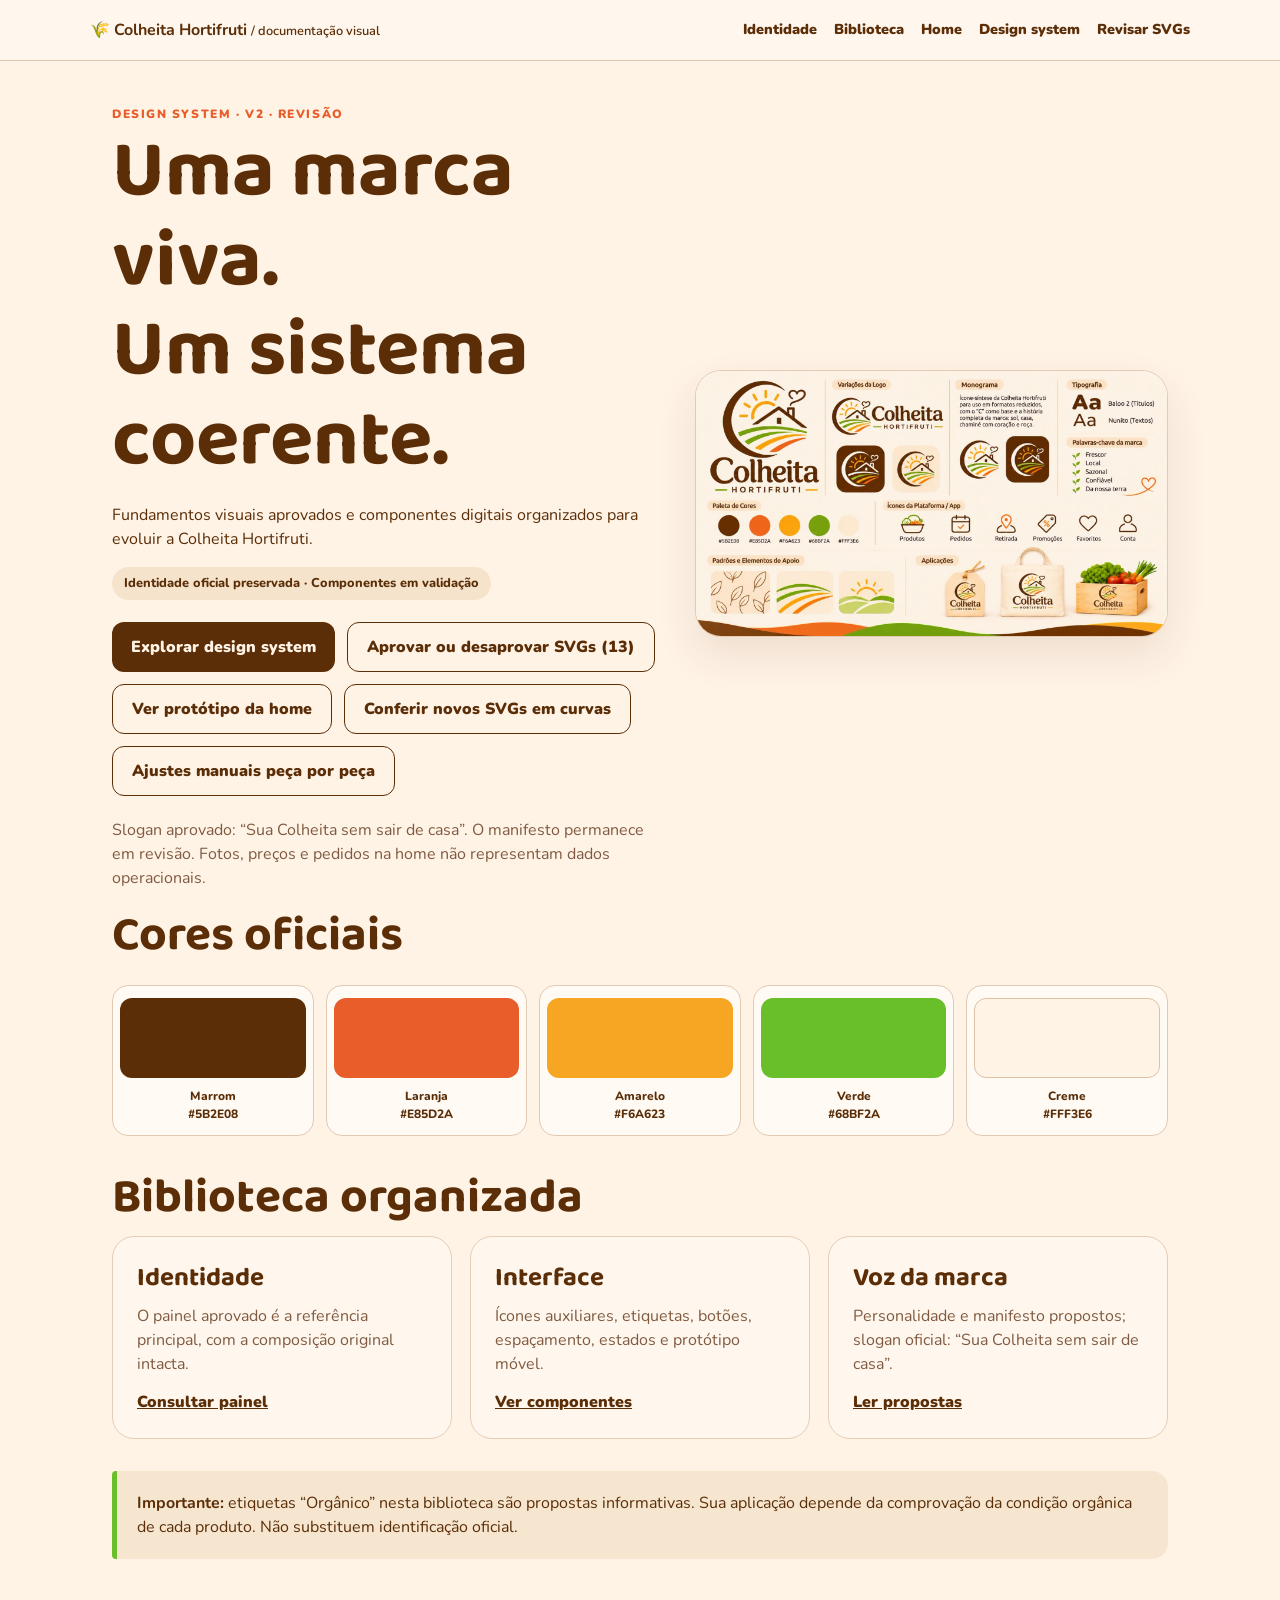
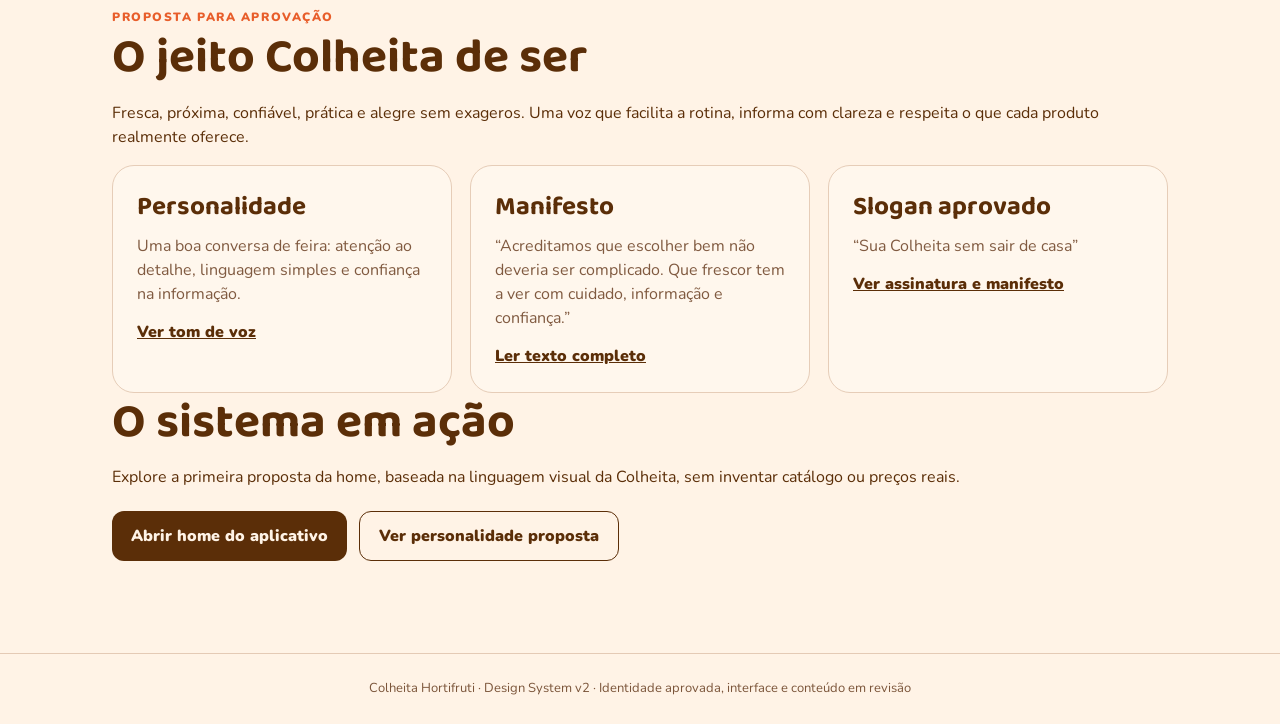
<file: index.html>
<!doctype html>
<html lang="pt-BR"><head><meta charset="utf-8"><meta name="viewport" content="width=device-width,initial-scale=1"><title>Colheita Hortifruti | Design System</title><meta name="color-scheme" content="light">
<link href="https://fonts.googleapis.com/css2?family=Baloo+2:wght@400;600;700;800&family=Nunito:wght@400;500;600;700;800&display=swap" rel="stylesheet">
<style>
:root{--brown:#5B2E08;--orange:#E85D2A;--yellow:#F6A623;--green:#68BF2A;--cream:#FFF3E6}
*{box-sizing:border-box}html{scroll-behavior:smooth}body{margin:0;background:var(--cream);color:var(--brown);font:16px/1.5 'Nunito',Arial,sans-serif}
h1,h2,h3{font-family:'Baloo 2','Trebuchet MS',sans-serif;line-height:1.12;margin:.2rem 0 .7rem}h1{font-size:clamp(2.8rem,7vw,5rem)}h2{font-size:clamp(2rem,4vw,3rem)}
a{color:inherit}header{padding:18px max(22px,calc((100vw - 1100px)/2));display:flex;gap:15px;justify-content:space-between;align-items:center;border-bottom:1px solid #dfc5b0;background:#fff6ed;flex-wrap:wrap}
nav{display:flex;gap:17px;flex-wrap:wrap;font-size:.9rem;font-weight:900}nav a{text-decoration:none}nav a:hover{text-decoration:underline}
main{max-width:1100px;margin:auto;padding:40px 22px 70px}.eyebrow{text-transform:uppercase;letter-spacing:.13em;font-size:12px;font-weight:900;color:var(--orange)}
.intro{display:grid;grid-template-columns:1fr .86fr;gap:32px;align-items:center}.note{color:#805a40}.hero-card{border-radius:26px;box-shadow:0 18px 40px #5b2e081b;overflow:hidden;background:white;border:1px solid #e4c9b3}
.hero-card img{width:100%;height:auto;display:block}.actions{display:flex;gap:12px;flex-wrap:wrap;margin:22px 0}.button{display:inline-flex;min-height:48px;align-items:center;justify-content:center;background:var(--brown);color:var(--cream);text-decoration:none;border-radius:12px;font-weight:900;padding:12px 19px}.button.secondary{border:1.5px solid var(--brown);background:transparent;color:var(--brown)}
.status{display:inline-flex;background:#f6e3cc;border-radius:99px;padding:7px 12px;font-weight:800;font-size:.8rem}.swatches{display:grid;grid-template-columns:repeat(5,minmax(0,1fr));gap:12px;margin:22px 0 35px}.swatch{border-radius:16px;padding:12px 7px;background:#fffaf4;border:1px solid #e2c9b3;text-align:center;font-size:12px;font-weight:800;word-wrap:break-word}.dot{width:100%;height:80px;border-radius:12px;margin-bottom:9px}
.grid{display:grid;grid-template-columns:repeat(3,minmax(0,1fr));gap:18px}.tile{padding:24px;background:#fff7ed;border:1px solid #e6cdb8;border-radius:22px}.tile h3{font-size:26px}.tile p{color:#805a40;margin:0 0 14px}.tile a{font-weight:900}
aside{background:#f6e6cf;border-left:5px solid var(--green);padding:20px;border-radius:4px 16px 16px 4px;margin:32px 0}
footer{border-top:1px solid #e4cab5;padding:25px;text-align:center;color:#7b553a;font-size:13px}
@media(max-width:800px){.intro{grid-template-columns:1fr}.grid{grid-template-columns:1fr 1fr}}
@media(max-width:560px){.grid{grid-template-columns:1fr}.swatches{gap:5px}.swatch{font-size:10px;padding:6px}.dot{height:46px}main{padding-top:24px}}
</style></head><body>
<header><strong>🌾 Colheita Hortifruti <span style="font-weight:600;font-size:.8rem">/ documentação visual</span></strong><nav aria-label="Navegação"><a href="#identidade">Identidade</a><a href="#biblioteca">Biblioteca</a><a href="site/home.html">Home</a><a href="site/design-system.html">Design system</a><a href="site/revisar-svgs.html">Revisar SVGs</a></nav></header>
<main>
<section class="intro" id="identidade"><div><span class="eyebrow">Design system · v2 · revisão</span><h1>Uma marca viva.<br>Um sistema coerente.</h1><p>Fundamentos visuais aprovados e componentes digitais organizados para evoluir a Colheita Hortifruti.</p><span class="status">Identidade oficial preservada · Componentes em validação</span><div class="actions"><a class="button" href="site/design-system.html">Explorar design system</a><a class="button secondary" href="site/revisar-svgs.html">Aprovar ou desaprovar SVGs (13)</a><a class="button secondary" href="site/home.html">Ver protótipo da home</a><a class="button secondary" href="site/vetorizacao-v2.html">Conferir novos SVGs em curvas</a><a class="button secondary" href="site/ajustes-manuais.html">Ajustes manuais peça por peça</a></div><p class="note">Slogan aprovado: “Sua Colheita sem sair de casa”. O manifesto permanece em revisão. Fotos, preços e pedidos na home não representam dados operacionais.</p></div><div class="hero-card"><img src="assets/brand/painel-identidade-aprovado.jpg" alt="Painel de identidade oficial aprovado, com logotipo, cores, tipografia, ícones e aplicações da Colheita Hortifruti"></div></section>
<section><h2>Cores oficiais</h2><div class="swatches"><div class="swatch"><div class="dot" style="background:#5B2E08"></div>Marrom<br>#5B2E08</div><div class="swatch"><div class="dot" style="background:#E85D2A"></div>Laranja<br>#E85D2A</div><div class="swatch"><div class="dot" style="background:#F6A623"></div>Amarelo<br>#F6A623</div><div class="swatch"><div class="dot" style="background:#68BF2A"></div>Verde<br>#68BF2A</div><div class="swatch"><div class="dot" style="background:#FFF3E6;border:1px solid #ddc1a3"></div>Creme<br>#FFF3E6</div></div></section>
<section id="biblioteca"><h2>Biblioteca organizada</h2><div class="grid">
<article class="tile"><h3>Identidade</h3><p>O painel aprovado é a referência principal, com a composição original intacta.</p><a href="assets/brand/painel-identidade-aprovado.jpg">Consultar painel</a></article>
<article class="tile"><h3>Interface</h3><p>Ícones auxiliares, etiquetas, botões, espaçamento, estados e protótipo móvel.</p><a href="site/design-system.html">Ver componentes</a></article>
<article class="tile"><h3>Voz da marca</h3><p>Personalidade e manifesto propostos; slogan oficial: “Sua Colheita sem sair de casa”.</p><a href="docs/MANIFESTO_E_SLOGANS.md">Ler propostas</a></article>
</div></section><aside><strong>Importante:</strong> etiquetas “Orgânico” nesta biblioteca são propostas informativas. Sua aplicação depende da comprovação da condição orgânica de cada produto. Não substituem identificação oficial.</aside>

<section id="voz" style="margin-top:45px">
  <span class="eyebrow">Proposta para aprovação</span>
  <h2>O jeito Colheita de ser</h2>
  <p>Fresca, próxima, confiável, prática e alegre sem exageros. Uma voz que facilita a rotina, informa com clareza e respeita o que cada produto realmente oferece.</p>
  <div class="grid">
    <article class="tile"><h3>Personalidade</h3><p>Uma boa conversa de feira: atenção ao detalhe, linguagem simples e confiança na informação.</p><a href="docs/PERSONALIDADE_E_TOM.md">Ver tom de voz</a></article>
    <article class="tile"><h3>Manifesto</h3><p>“Acreditamos que escolher bem não deveria ser complicado. Que frescor tem a ver com cuidado, informação e confiança.”</p><a href="docs/MANIFESTO_E_SLOGANS.md">Ler texto completo</a></article>
    <article class="tile"><h3>Slogan aprovado</h3><p>“Sua Colheita sem sair de casa”</p><a href="docs/MANIFESTO_E_SLOGANS.md">Ver assinatura e manifesto</a></article>
  </div>
</section>
<section><h2>O sistema em ação</h2><p>Explore a primeira proposta da home, baseada na linguagem visual da Colheita, sem inventar catálogo ou preços reais.</p><div class="actions"><a class="button" href="site/home.html">Abrir home do aplicativo</a><a class="button secondary" href="docs/PERSONALIDADE_E_TOM.md">Ver personalidade proposta</a></div></section>
</main><footer>Colheita Hortifruti · Design System v2 · Identidade aprovada, interface e conteúdo em revisão</footer>
</body></html>
</file>
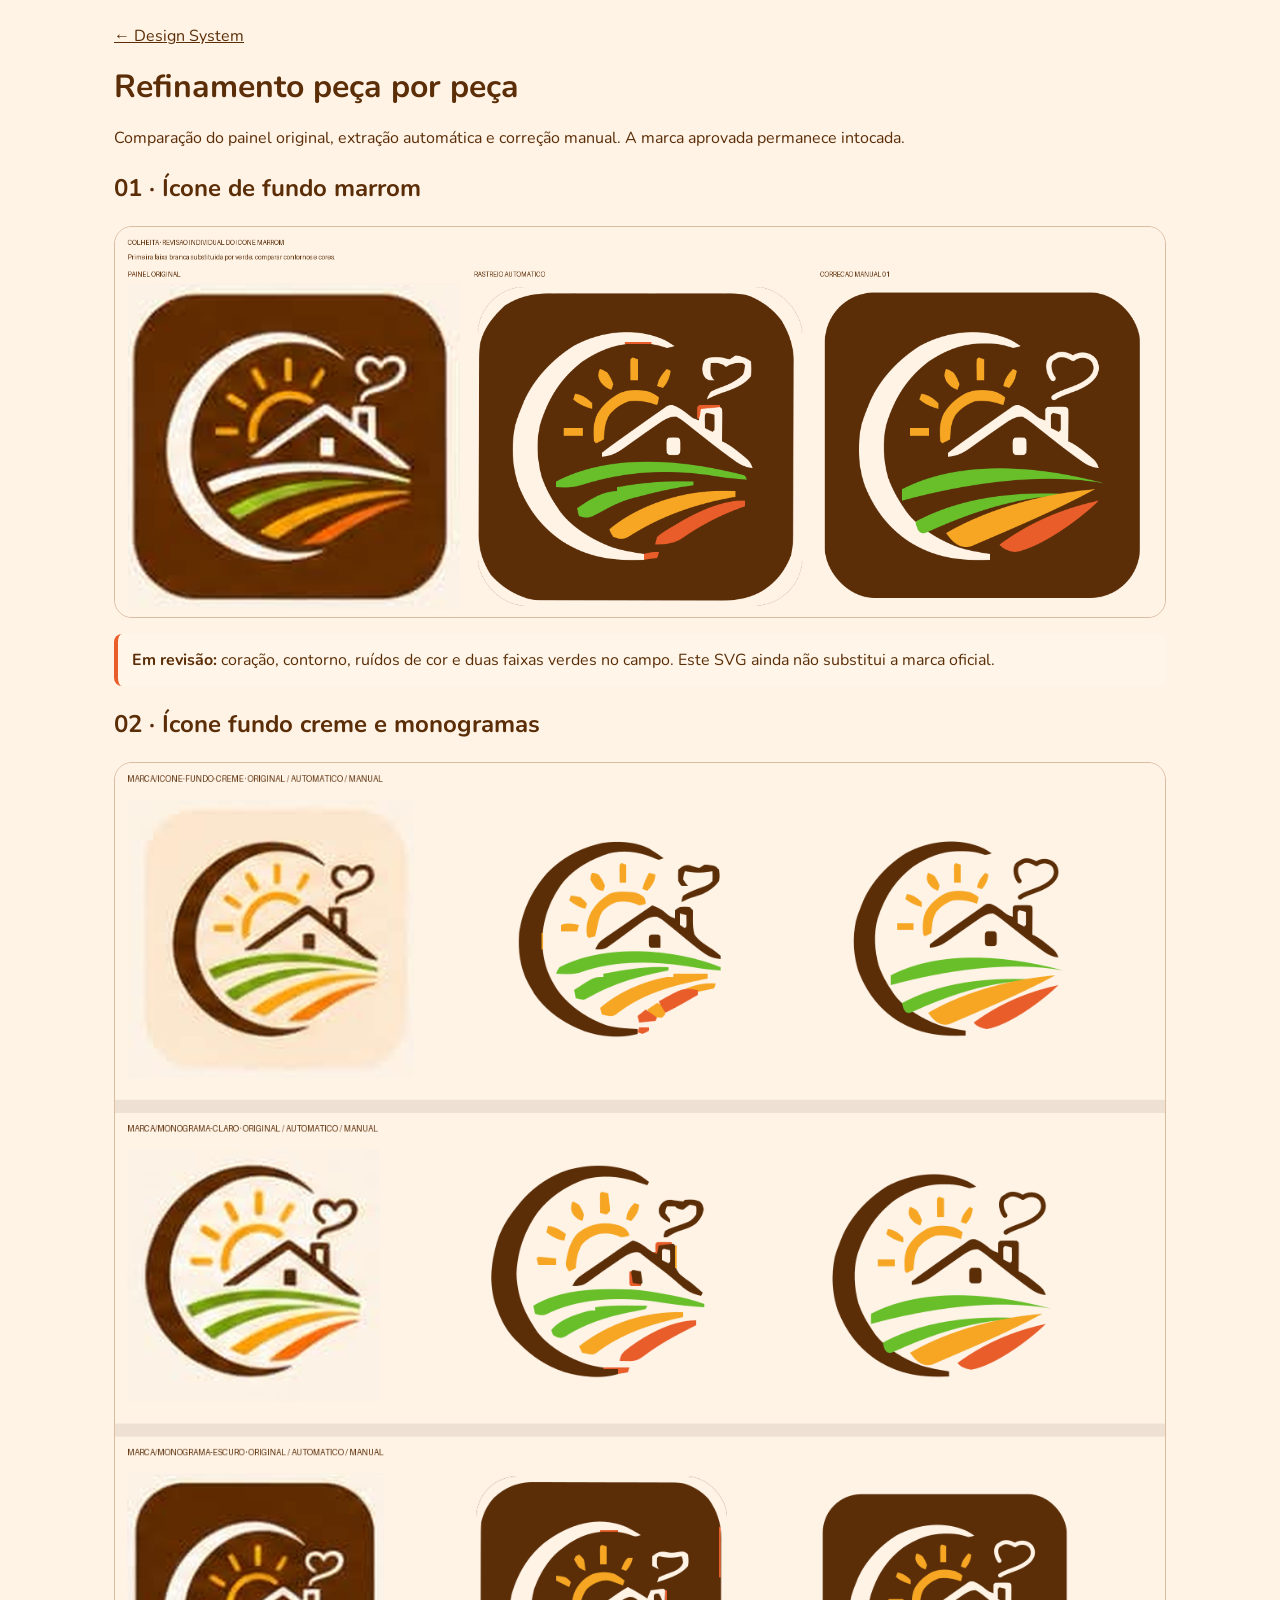
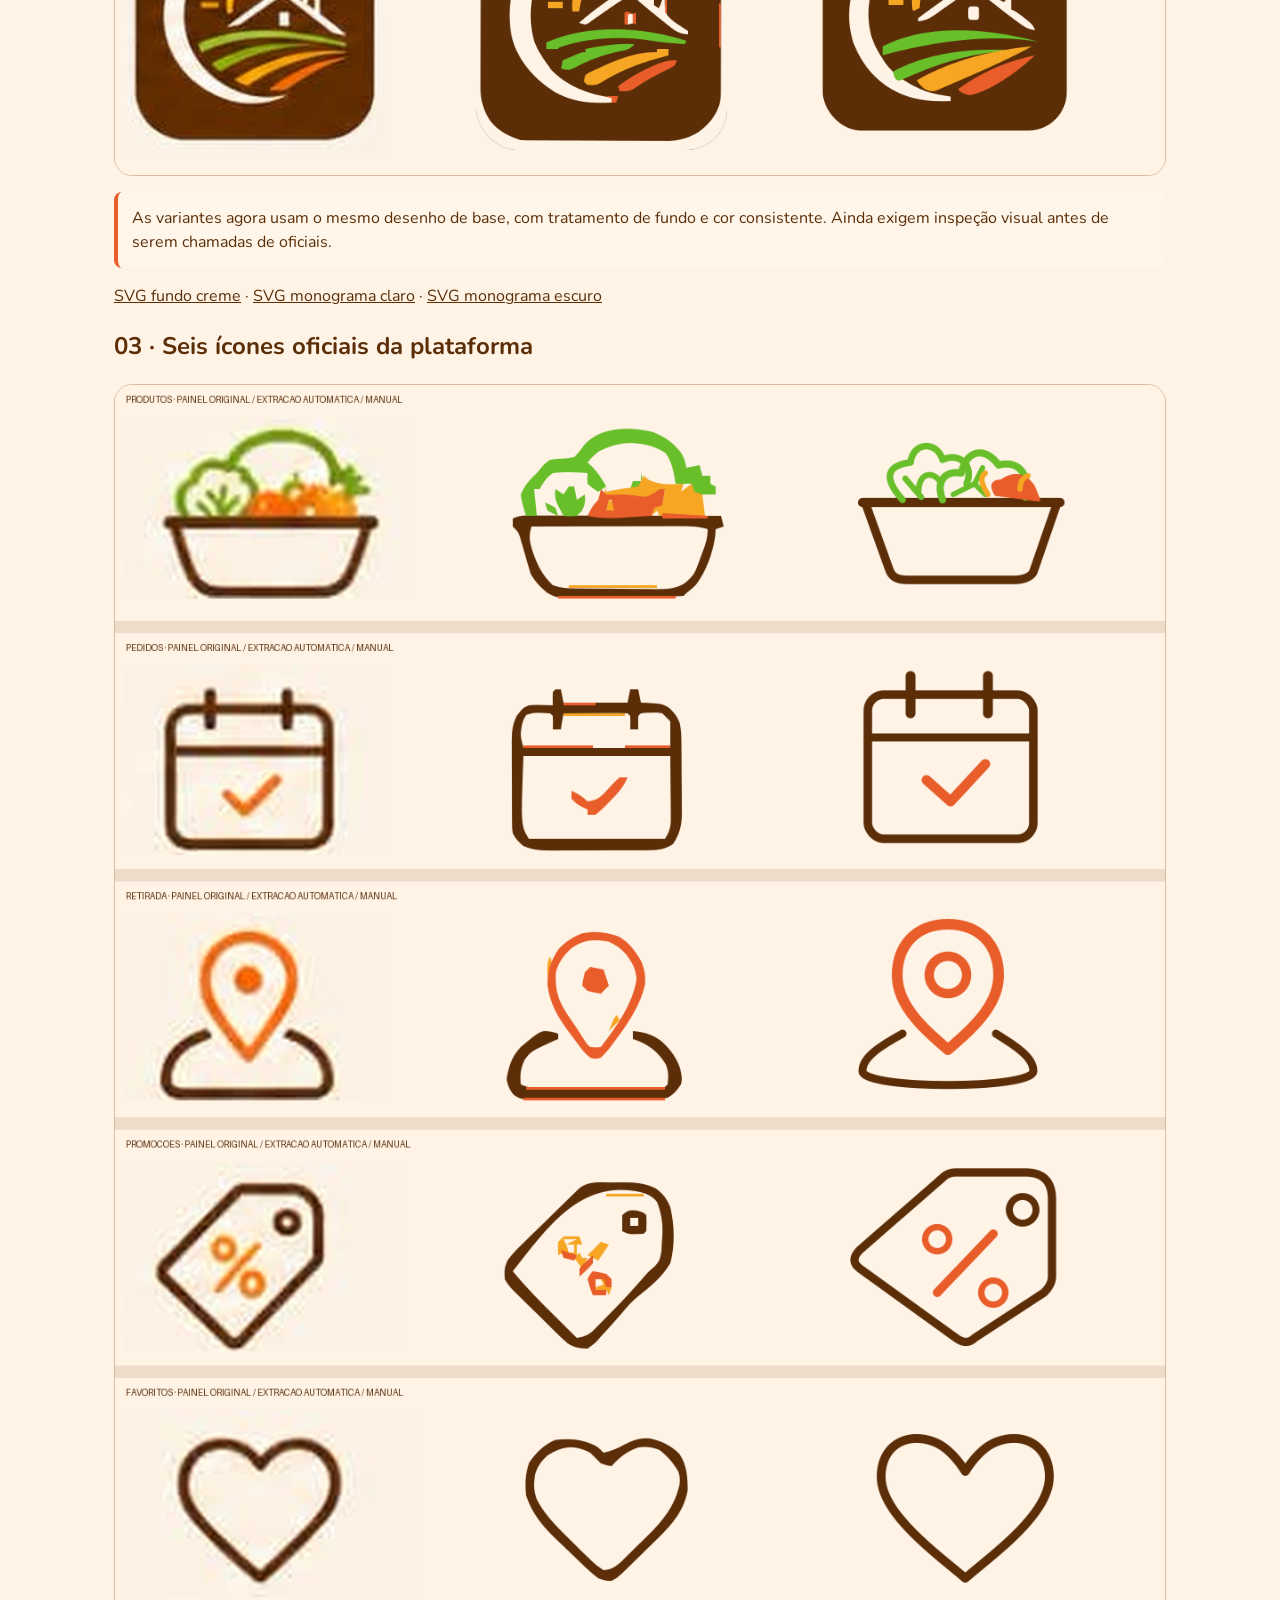
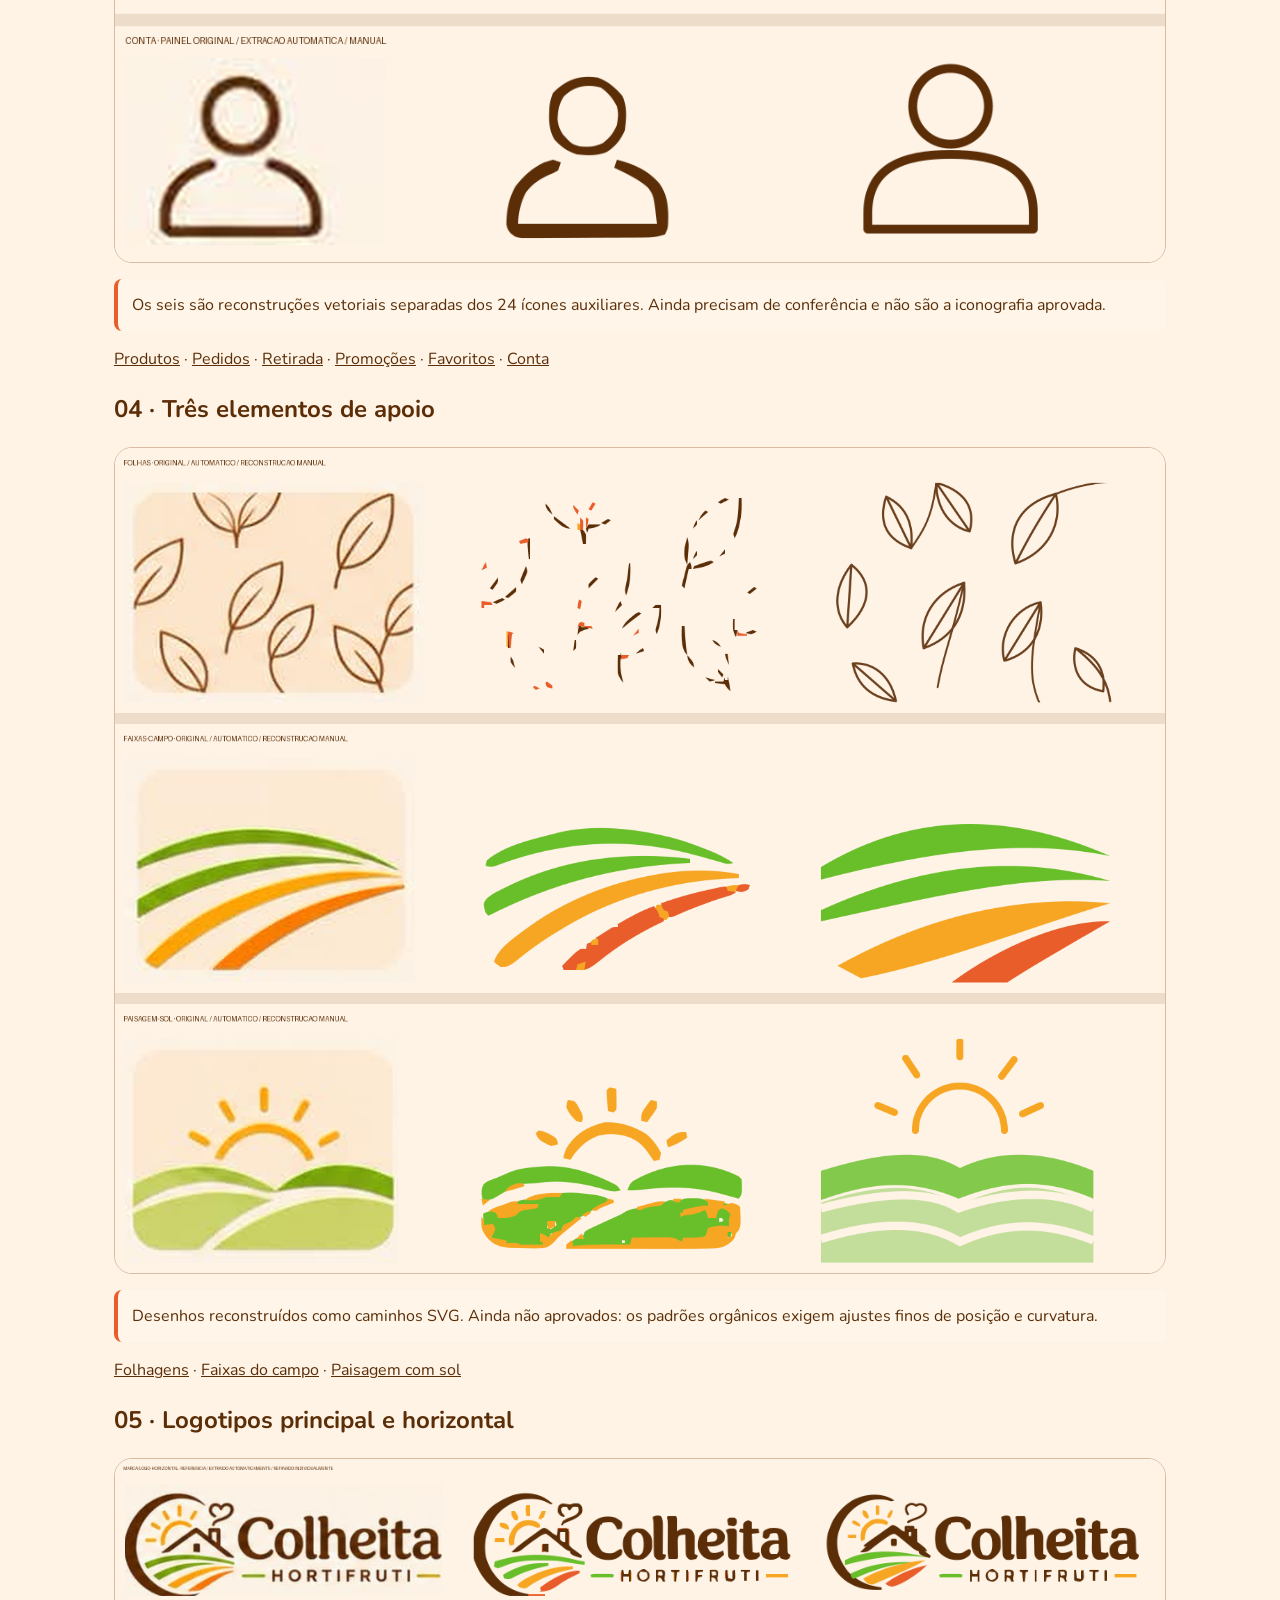
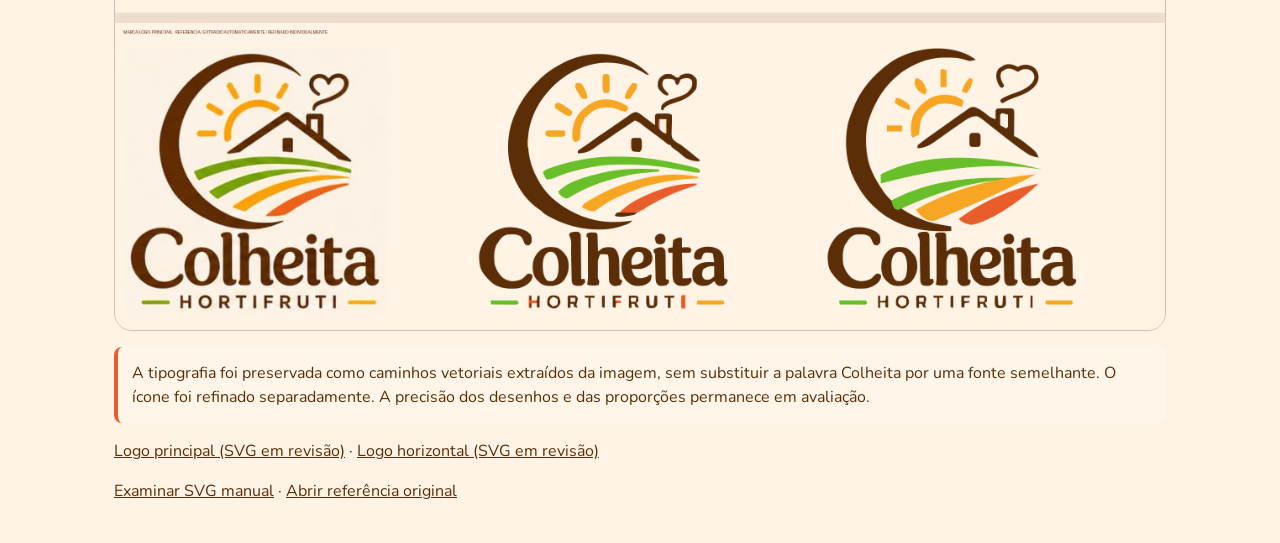
<file: site/ajustes-manuais.html>
<!doctype html>
<html lang="pt-BR"><head><meta charset="utf-8"><meta name="viewport" content="width=device-width,initial-scale=1">
<title>Colheita · Revisão peça por peça</title>
<link href="https://fonts.googleapis.com/css2?family=Baloo+2:wght@700&family=Nunito:wght@400;700&display=swap" rel="stylesheet">
<style>
:root{--brown:#5B2E08;--cream:#FFF3E6;--orange:#E85D2A}
*{box-sizing:border-box}body{font:16px/1.5 Nunito,Arial,sans-serif;margin:0;background:var(--cream);color:var(--brown)}
main{max-width:1100px;margin:0 auto;padding:24px}h1{font:700 clamp(30px,5vw,52px) Baloo 2,Arial,sans-serif;line-height:1.1}
figure{margin:0;border-radius:18px;overflow:hidden;border:1px solid #d9bca2;background:white}figure img{display:block;width:100%;height:auto}
a{color:var(--brown)}.note{background:#fff6e9;border-left:4px solid var(--orange);padding:14px;border-radius:8px}
</style></head><body><main>
<a href="../index.html">← Design System</a>
<h1>Refinamento peça por peça</h1>
<p>Comparação do painel original, extração automática e correção manual. A marca aprovada permanece intocada.</p>
<h2>01 · Ícone de fundo marrom</h2>
<figure><img src="../assets/vetorizacao-manual/comparacao-icone-marrom.png" alt="Três colunas mostrando original, extração automática e SVG com correções manuais"></figure>
<p class="note"><strong>Em revisão:</strong> coração, contorno, ruídos de cor e duas faixas verdes no campo. Este SVG ainda não substitui a marca oficial.</p>
<h2>02 · Ícone fundo creme e monogramas</h2>
<figure><img src="../assets/vetorizacao-manual/comparacao-variantes.png" alt="Três variantes com recorte original, extração automática e refinamento manual, em três linhas"></figure>
<p class="note">As variantes agora usam o mesmo desenho de base, com tratamento de fundo e cor consistente. Ainda exigem inspeção visual antes de serem chamadas de oficiais.</p>
<p><a href="../assets/vetorizacao-manual/marca/icone-fundo-creme.svg">SVG fundo creme</a> · <a href="../assets/vetorizacao-manual/marca/monograma-claro.svg">SVG monograma claro</a> · <a href="../assets/vetorizacao-manual/marca/monograma-escuro.svg">SVG monograma escuro</a></p>

<h2>03 · Seis ícones oficiais da plataforma</h2>
<figure><img src="../assets/vetorizacao-manual/comparacao-icones-oficiais.png" alt="Produtos, Pedidos, Retirada, Promoções, Favoritos e Conta com referência original, vetor automático e desenho manual"></figure>
<p class="note">Os seis são reconstruções vetoriais separadas dos 24 ícones auxiliares. Ainda precisam de conferência e não são a iconografia aprovada.</p>
<p><a href="../assets/vetorizacao-manual/icones-oficiais/produtos.svg">Produtos</a> · <a href="../assets/vetorizacao-manual/icones-oficiais/pedidos.svg">Pedidos</a> · <a href="../assets/vetorizacao-manual/icones-oficiais/retirada.svg">Retirada</a> · <a href="../assets/vetorizacao-manual/icones-oficiais/promocoes.svg">Promoções</a> · <a href="../assets/vetorizacao-manual/icones-oficiais/favoritos.svg">Favoritos</a> · <a href="../assets/vetorizacao-manual/icones-oficiais/conta.svg">Conta</a></p>
<h2>04 · Três elementos de apoio</h2>
<figure><img src="../assets/vetorizacao-manual/comparacao-elementos.png" alt="Folhas, faixas do campo e paisagem com sol comparadas à referência original e aos vetores"></figure>
<p class="note">Desenhos reconstruídos como caminhos SVG. Ainda não aprovados: os padrões orgânicos exigem ajustes finos de posição e curvatura.</p>
<p><a href="../assets/vetorizacao-manual/elementos/folhas.svg">Folhagens</a> · <a href="../assets/vetorizacao-manual/elementos/faixas-campo.svg">Faixas do campo</a> · <a href="../assets/vetorizacao-manual/elementos/paisagem-sol.svg">Paisagem com sol</a></p>
<h2>05 · Logotipos principal e horizontal</h2>
<figure><img src="../assets/vetorizacao-manual/comparacao-logotipos.png" alt="Comparação do painel original com as duas versões vetoriais dos logotipos principal e horizontal"></figure>
<p class="note">A tipografia foi preservada como caminhos vetoriais extraídos da imagem, sem substituir a palavra Colheita por uma fonte semelhante. O ícone foi refinado separadamente. A precisão dos desenhos e das proporções permanece em avaliação.</p>
<p><a href="../assets/vetorizacao-manual/marca/logo-principal.svg">Logo principal (SVG em revisão)</a> · <a href="../assets/vetorizacao-manual/marca/logo-horizontal.svg">Logo horizontal (SVG em revisão)</a></p>
<p><a href="../assets/vetorizacao-manual/marca/icone-fundo-marrom.svg">Examinar SVG manual</a> · <a href="../assets/brand/painel-identidade-aprovado.jpg">Abrir referência original</a></p>
</main></body></html>
</file>
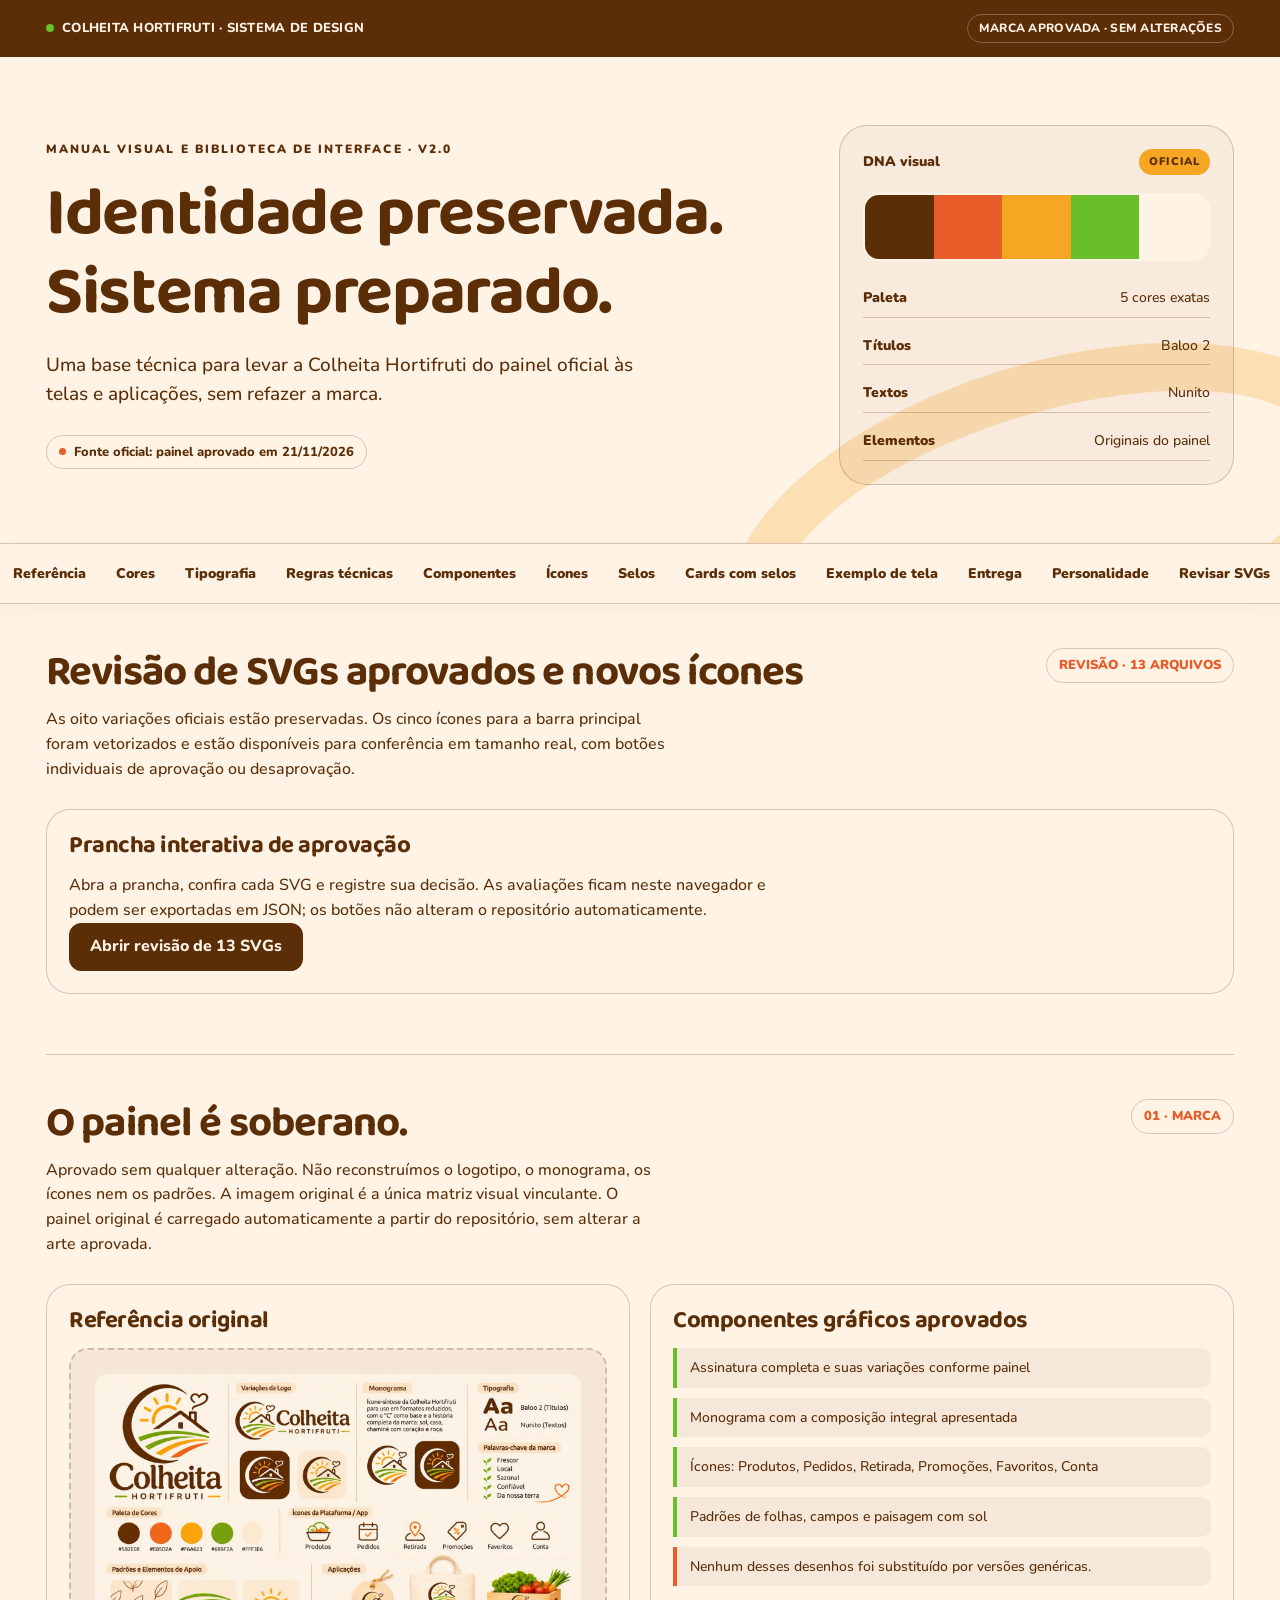
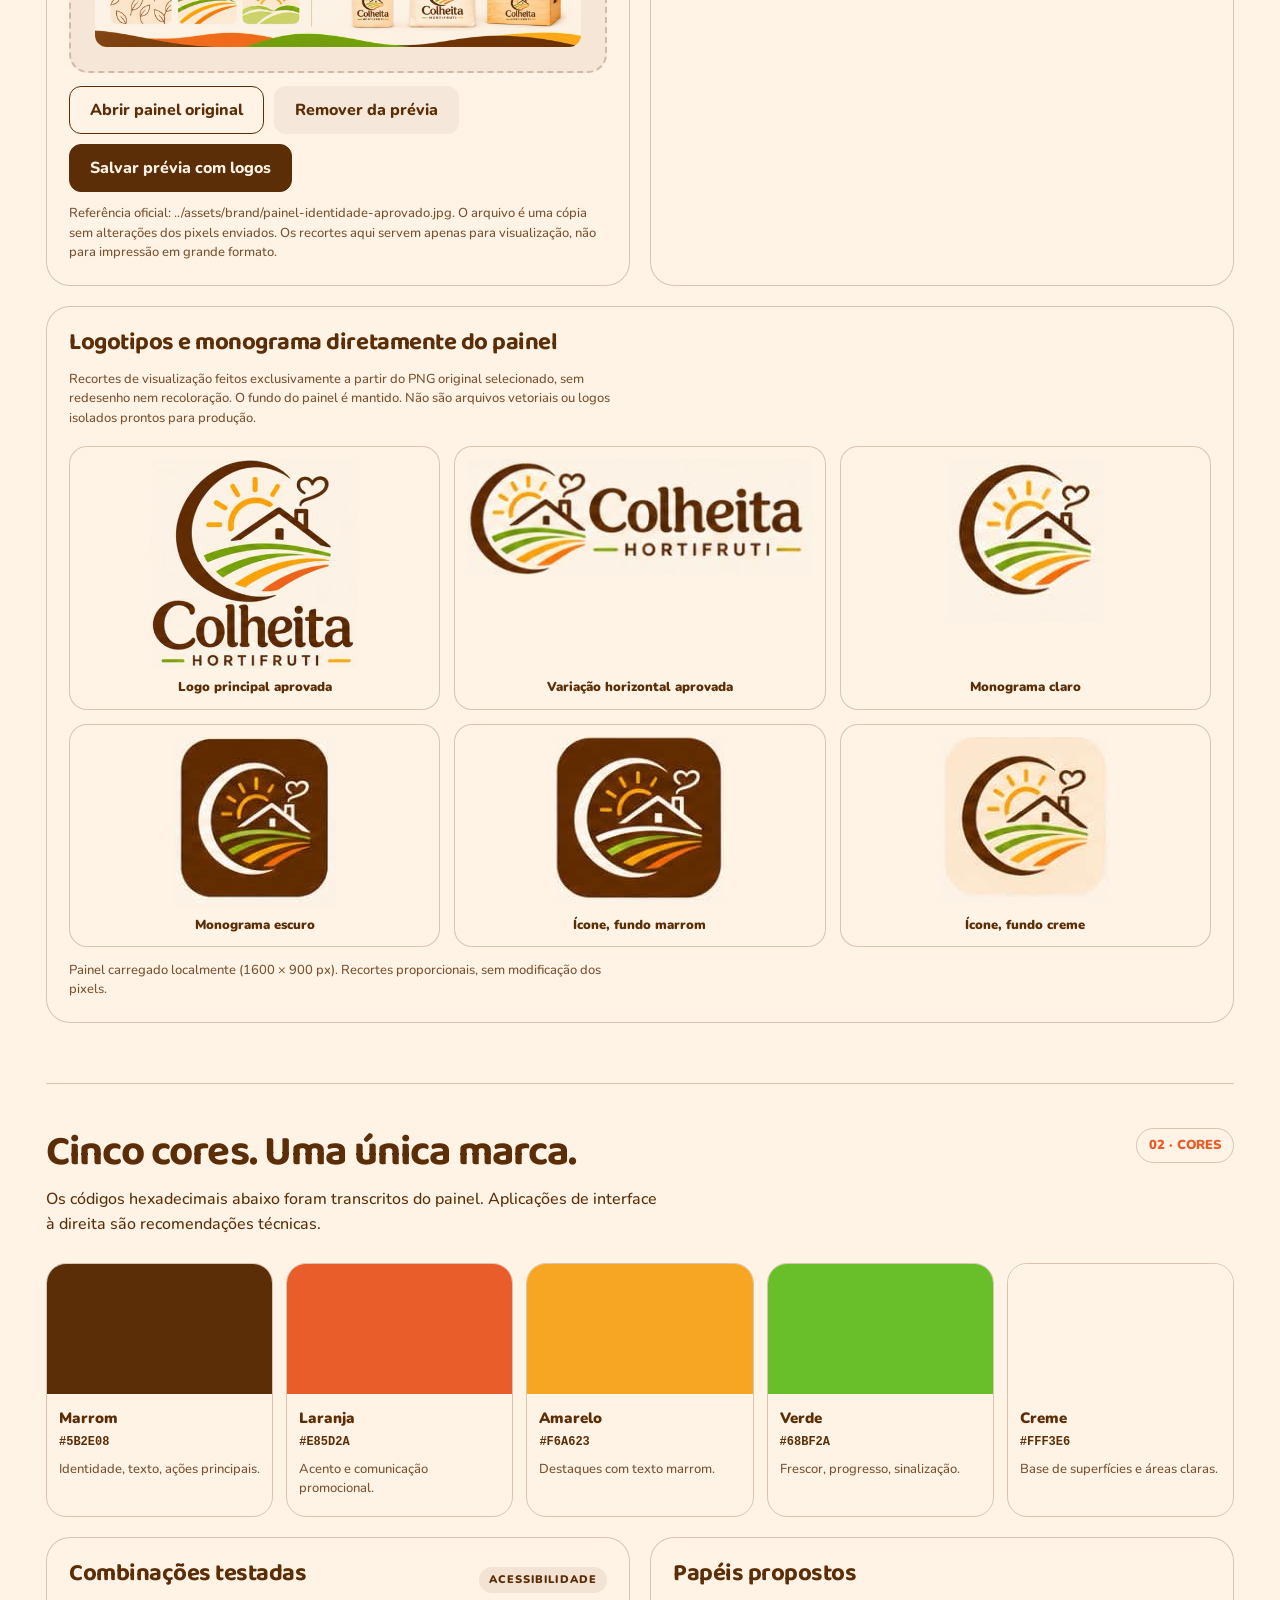
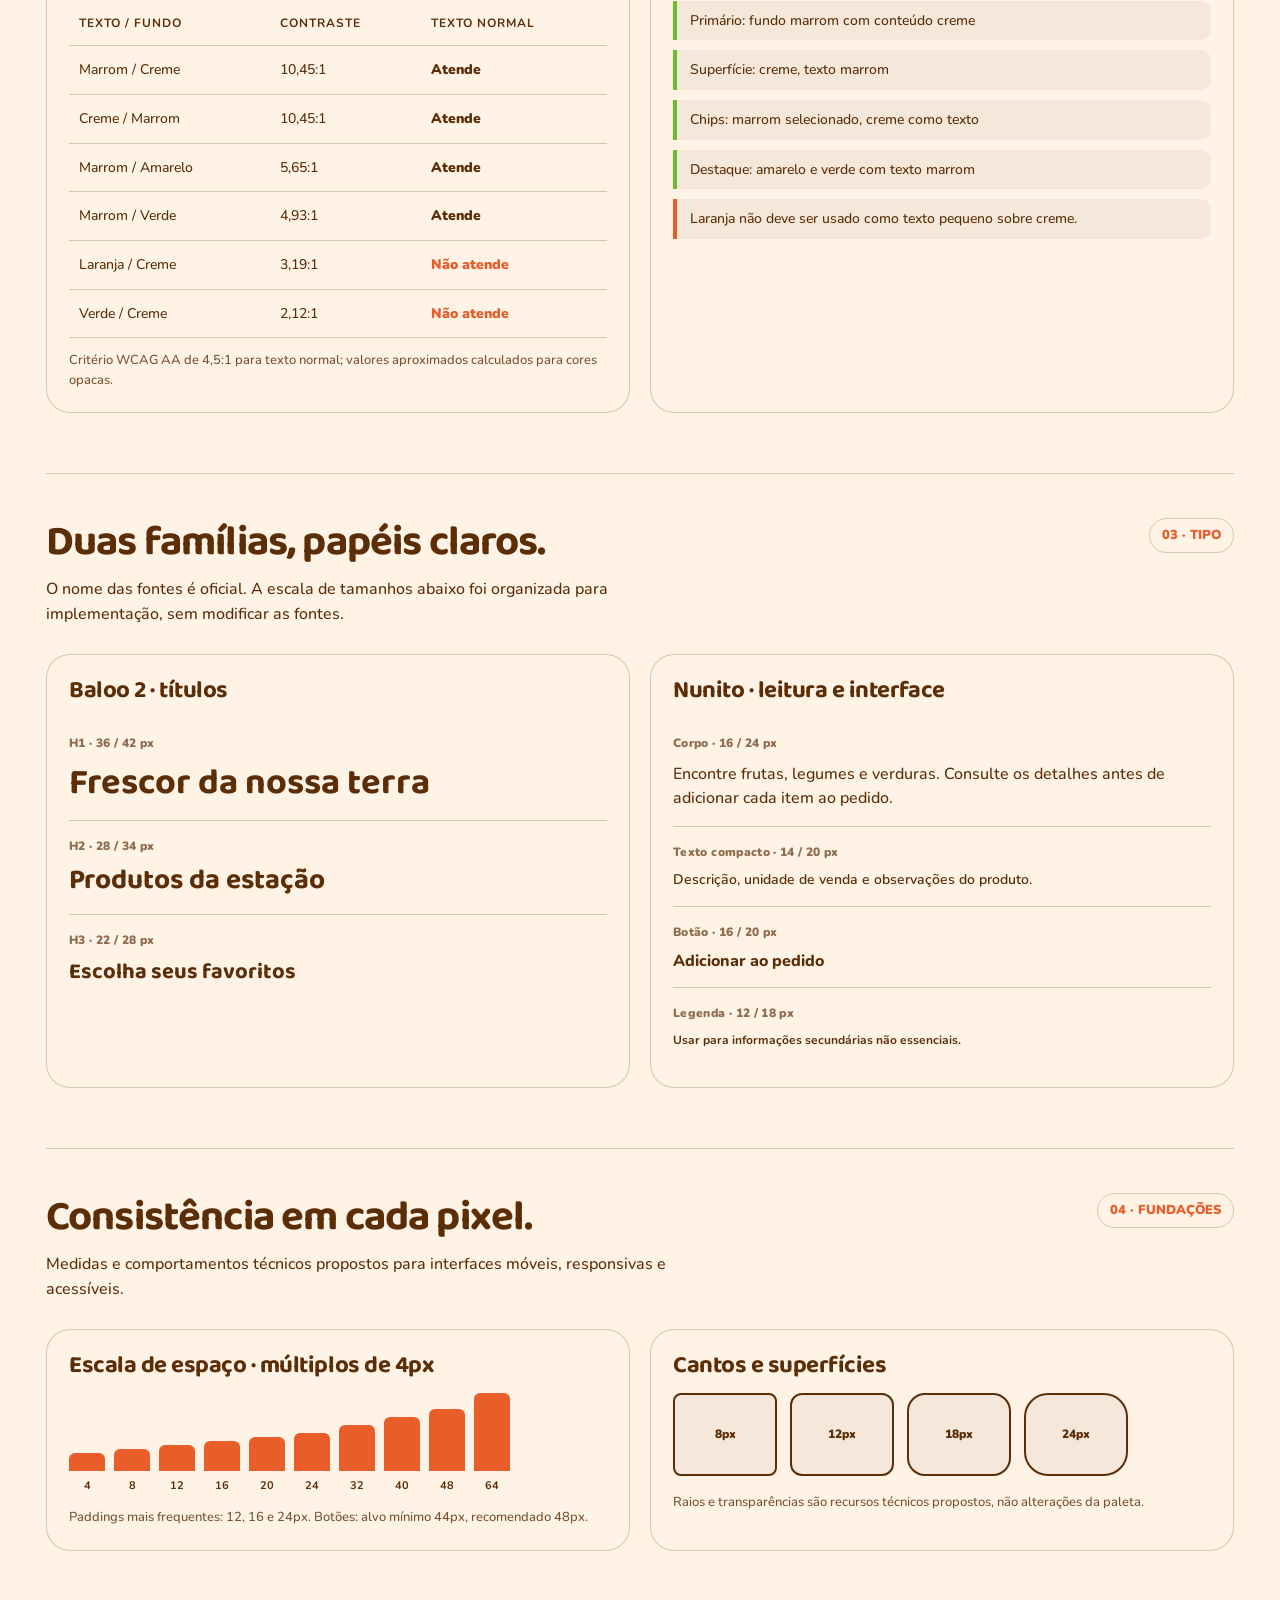
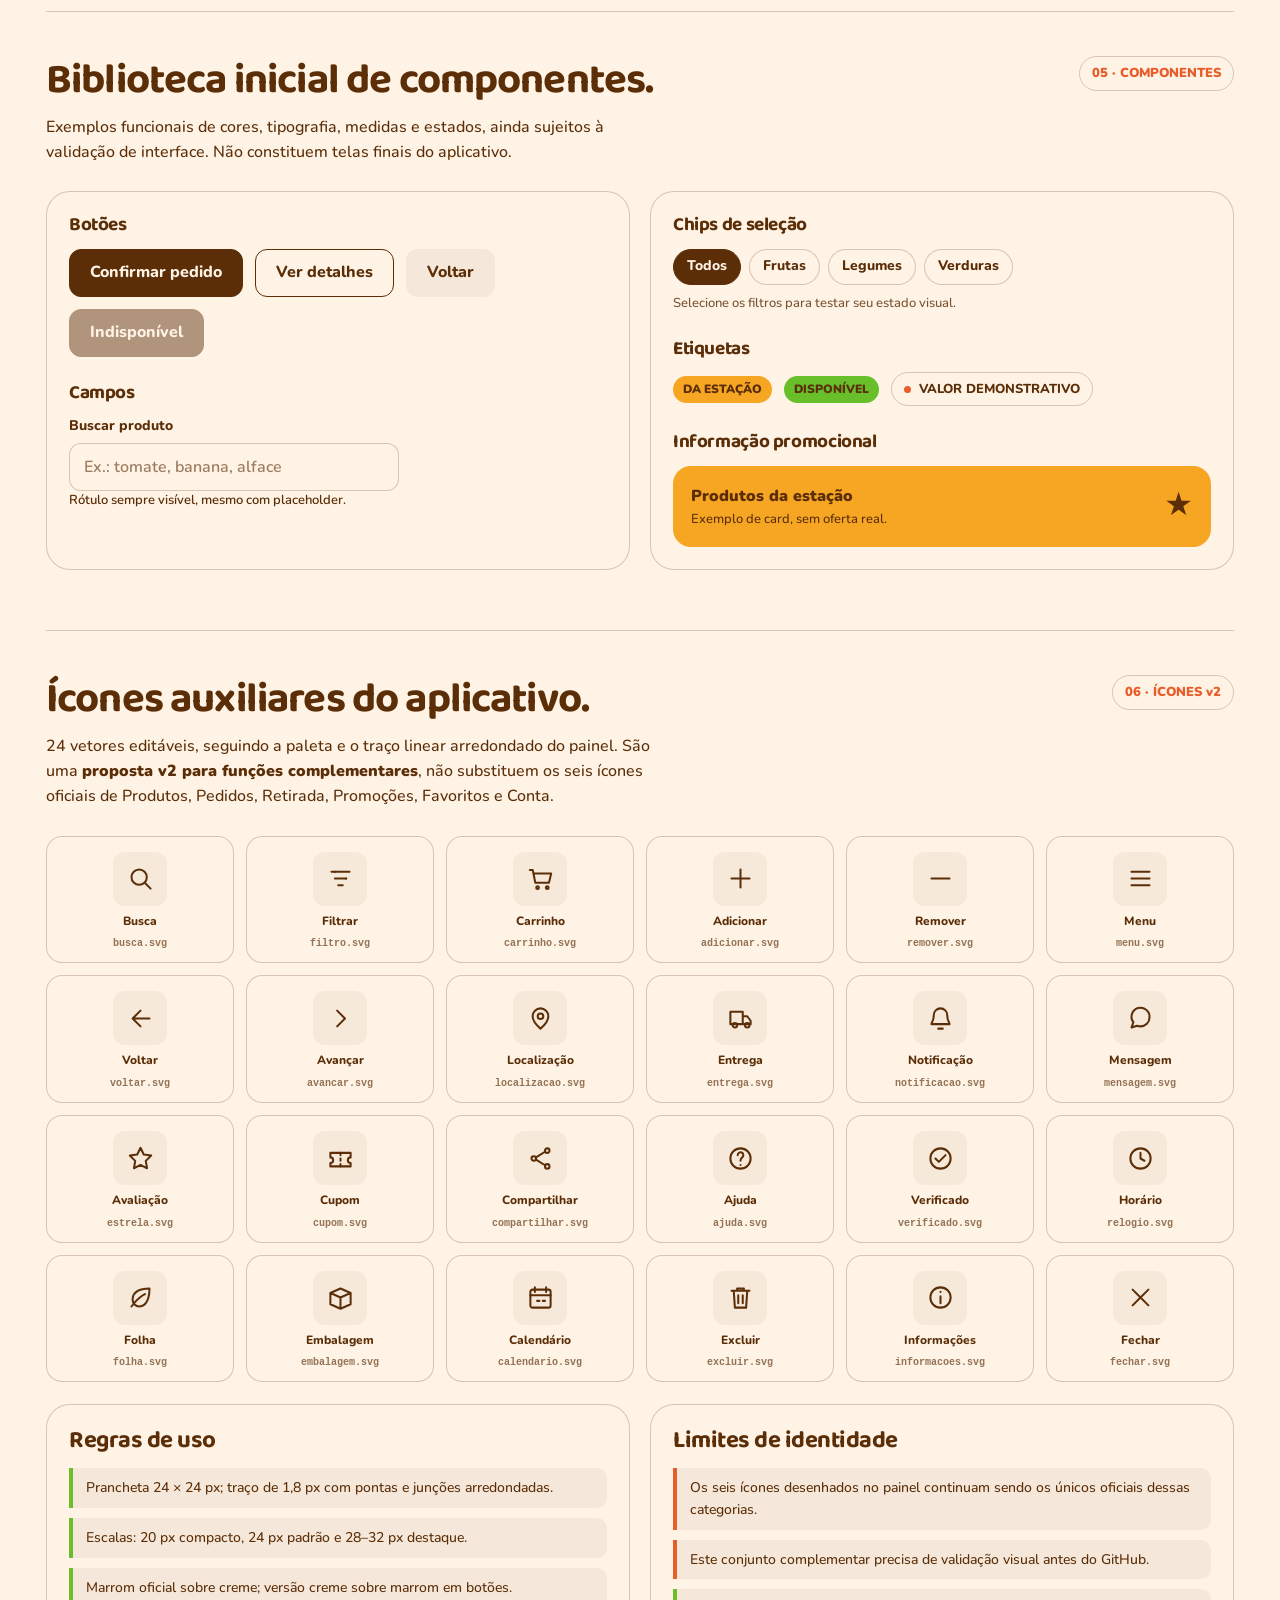
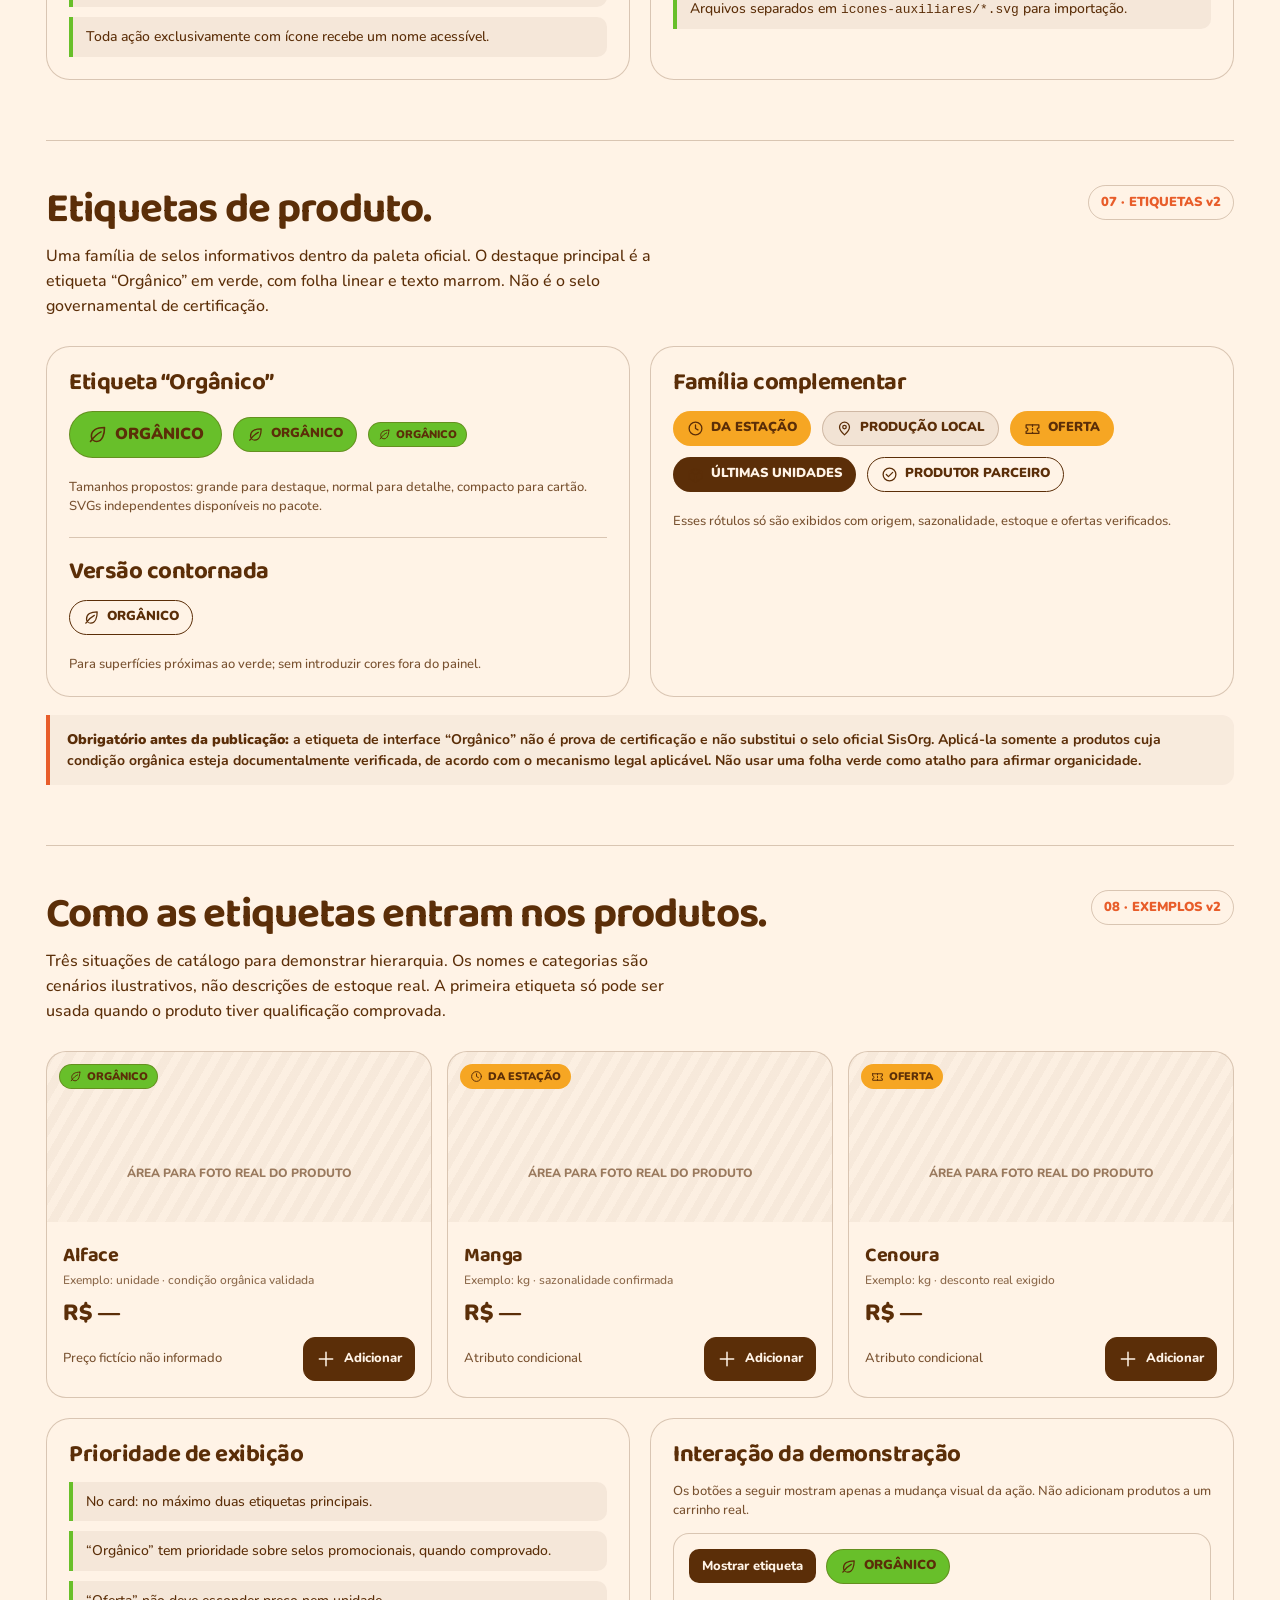
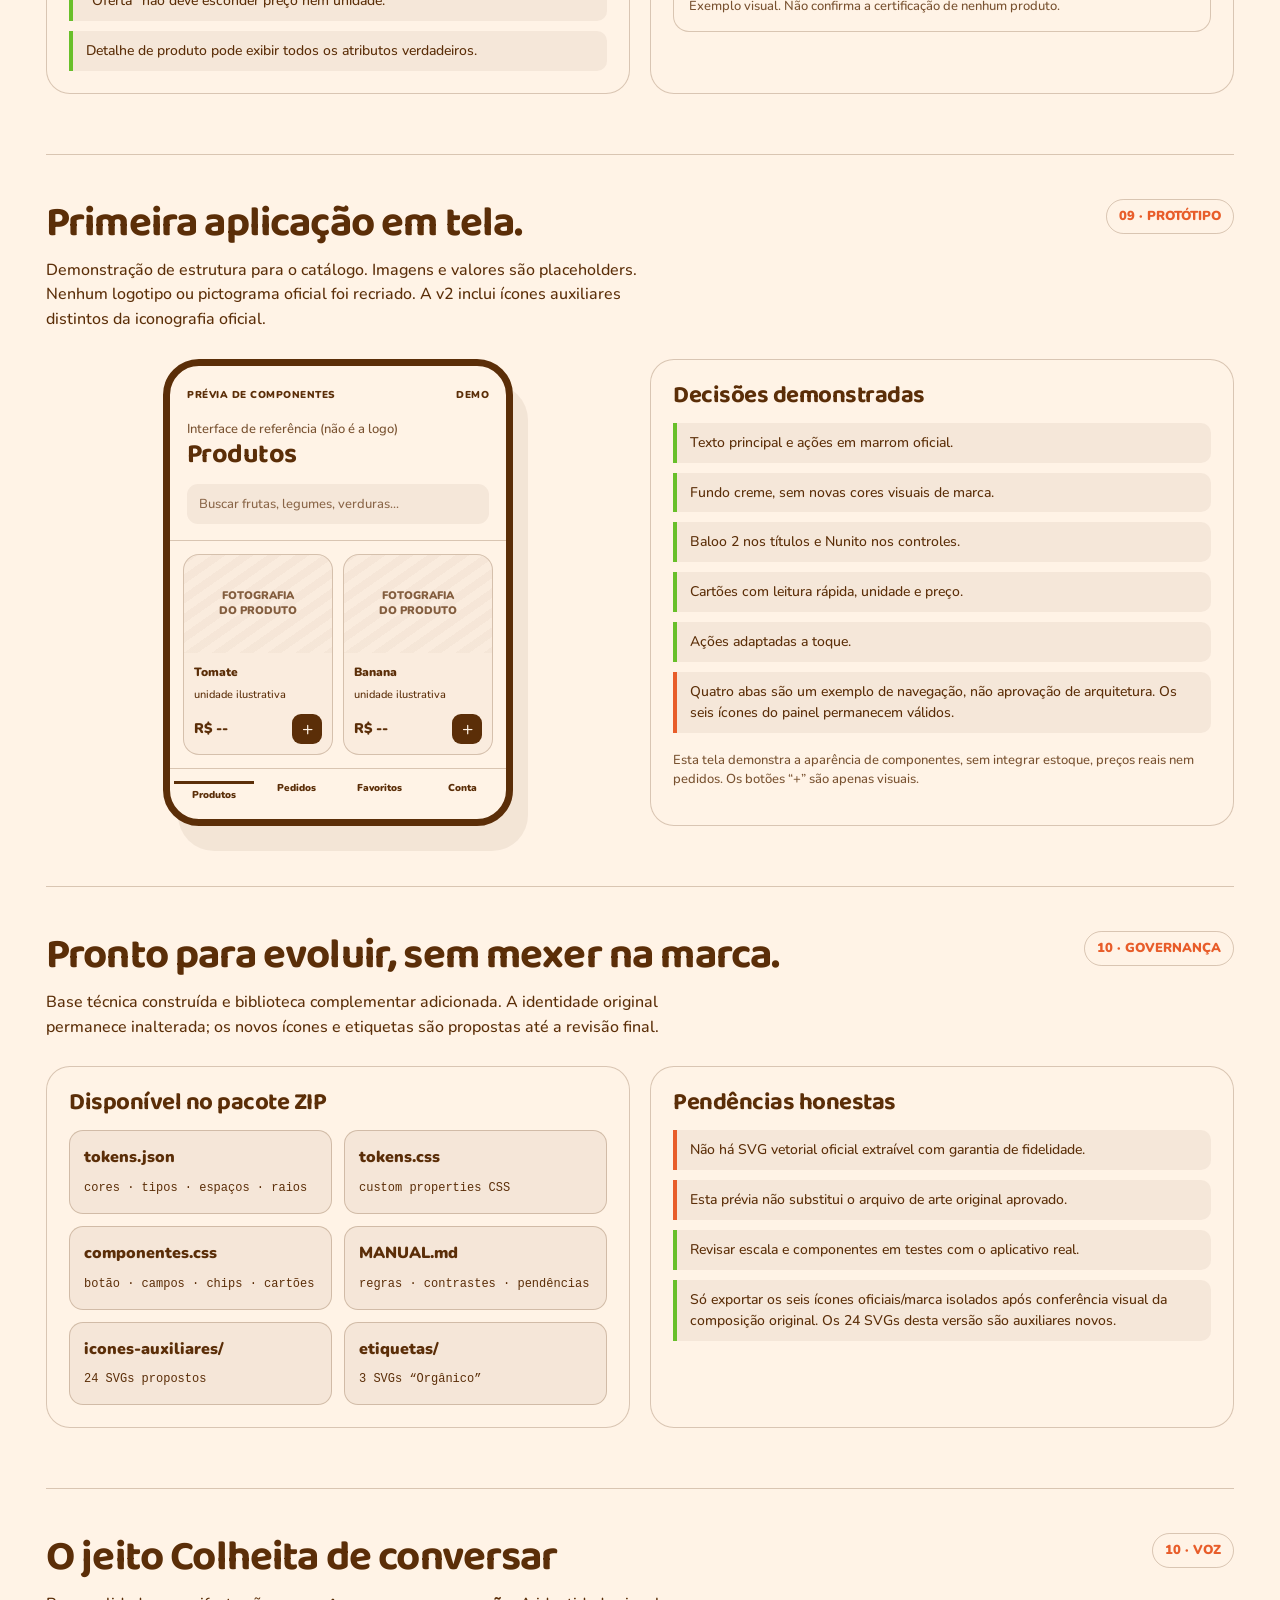
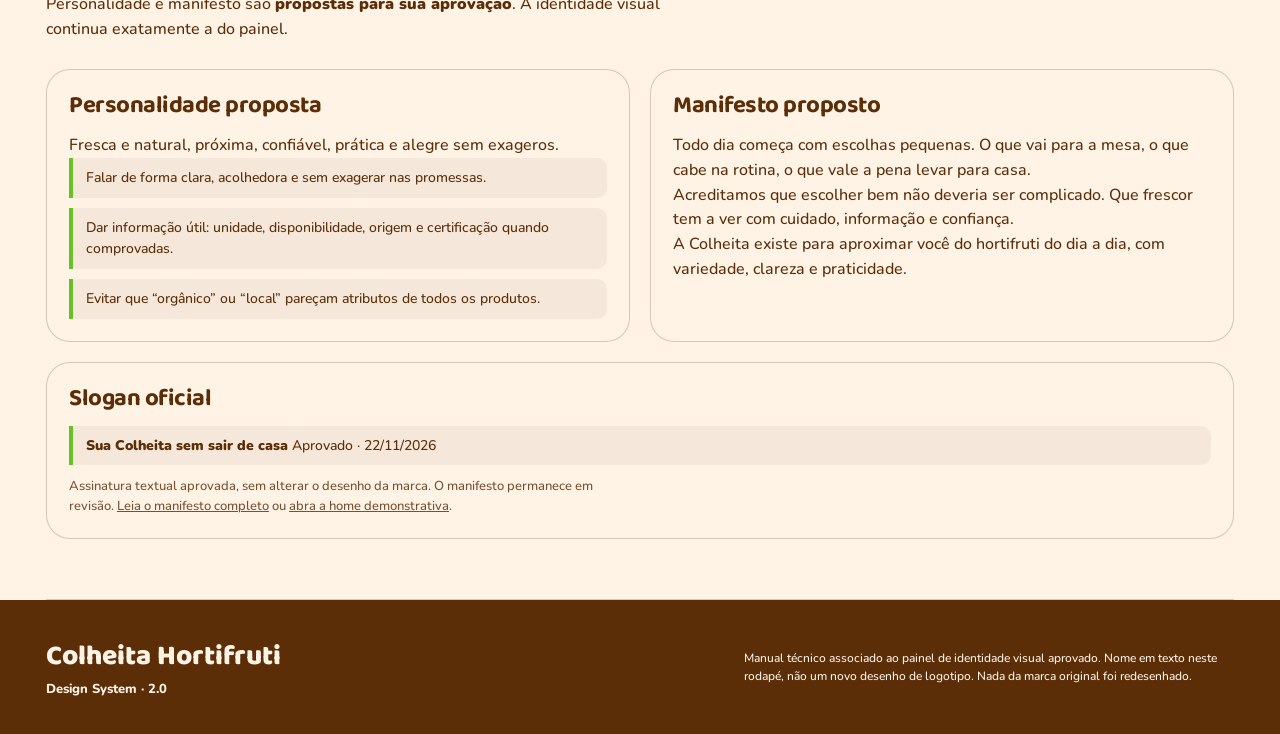
<file: site/design-system.html>
<!doctype html>
<html lang="pt-BR">
<head>
  <meta charset="UTF-8" />
  <meta name="viewport" content="width=device-width, initial-scale=1" />
  <meta name="color-scheme" content="light" />
  <title>Colheita Hortifruti · Design System 2.0</title>
  <!-- Fontes oficiais carregam online quando disponíveis; a prévia e os estilos funcionam offline. -->
  <link rel="preconnect" href="https://fonts.googleapis.com" />
  <link rel="preconnect" href="https://fonts.gstatic.com" crossorigin />
  <link href="https://fonts.googleapis.com/css2?family=Baloo+2:wght@400;600;700;800&family=Nunito:wght@400;500;600;700;800;900&display=swap" rel="stylesheet" />
  <style id="tokens-embutidos">
/* Colheita Hortifruti · Design System v2.0
   Cores e famílias tipográficas: IDENTIDADE OFICIAL, INALTERADA.
   Escalas, efeitos e papéis semânticos: PROPOSTAS TÉCNICAS.
   Este arquivo não recria logos, monograma ou ícones do painel. */
:root {
  --ch-brown: #5B2E08;
  --ch-orange: #E85D2A;
  --ch-yellow: #F6A623;
  --ch-green: #68BF2A;
  --ch-cream: #FFF3E6;

  --ch-bg: var(--ch-cream);
  --ch-text: var(--ch-brown);
  --ch-primary: var(--ch-brown);
  --ch-on-primary: var(--ch-cream);
  --ch-border: rgb(91 46 8 / 23%);
  --ch-soft: rgb(91 46 8 / 6%);
  --ch-soft-hover: rgb(91 46 8 / 11%);
  --ch-focus: rgb(91 46 8 / 80%);
  --ch-font-title: 'Baloo 2', 'Trebuchet MS', system-ui, sans-serif;
  --ch-font-body: 'Nunito', Arial, system-ui, sans-serif;

  --ch-space-0: 0px;
  --ch-space-4: 4px;
  --ch-space-8: 8px;
  --ch-space-12: 12px;
  --ch-space-16: 16px;
  --ch-space-20: 20px;
  --ch-space-24: 24px;
  --ch-space-32: 32px;
  --ch-space-40: 40px;
  --ch-space-48: 48px;
  --ch-space-64: 64px;

  --ch-radius-sm: 8px;
  --ch-radius-md: 12px;
  --ch-radius-lg: 18px;
  --ch-radius-xl: 24px;
  --ch-radius-pill: 999px;

  --ch-font-xs: 12px;
  --ch-font-sm: 14px;
  --ch-font-md: 16px;
  --ch-font-lg: 18px;
  --ch-font-xl: 22px;
  --ch-font-2xl: 28px;
  --ch-font-3xl: 36px;
  --ch-hit-area: 44px;
  --ch-hit-area-comfort: 48px;
}

</style>
  <style id="componentes-embutidos">
/* Componentes experimentais; são arquitetura de interface, NÃO extensões oficiais da marca. */
.ch-btn {
  appearance: none; border: 1px solid var(--ch-brown); border-radius: var(--ch-radius-md);
  min-height: var(--ch-hit-area-comfort); display: inline-flex; gap: 8px; align-items: center;
  justify-content: center; padding: 10px 20px; background: var(--ch-brown);
  color: var(--ch-cream); font: 800 16px/1.15 var(--ch-font-body); cursor: pointer;
  transition: background-color .2s, transform .1s;
}
.ch-btn:hover:not(:disabled){ background: #492406; }
.ch-btn:active:not(:disabled){ transform: translateY(1px); }
.ch-btn:focus-visible,.ch-input:focus-visible,.ch-chip:focus-visible {
  outline: 3px solid var(--ch-focus); outline-offset: 3px;
}
.ch-btn--outline { background: transparent; color: var(--ch-brown); }
.ch-btn--outline:hover:not(:disabled) { background: var(--ch-soft); }
.ch-btn--quiet { background: var(--ch-soft); border-color: transparent; color: var(--ch-brown); }
.ch-btn--quiet:hover:not(:disabled) { background: var(--ch-soft-hover); }
.ch-btn:disabled { cursor: not-allowed; opacity: .48; }
.ch-input {
  display: block; width:100%; min-height: 48px; border:1.5px solid var(--ch-border);
  border-radius:var(--ch-radius-md); color:var(--ch-brown); background:var(--ch-cream);
  padding:10px 14px; font: 600 16px/1.3 var(--ch-font-body);
}
.ch-input::placeholder{ color: rgb(91 46 8 / 60%); }
.ch-label { font:800 14px/1.4 var(--ch-font-body); display:block; margin-bottom:8px; }
.ch-help { font: 600 13px/1.5 var(--ch-font-body); }
.ch-chip { min-height:36px; border:1px solid var(--ch-border); border-radius:var(--ch-radius-pill);
  padding:7px 13px; color:var(--ch-brown); background:var(--ch-cream); font:800 14px/1.2 var(--ch-font-body); cursor:pointer; }
.ch-chip[aria-pressed='true'] { background:var(--ch-brown); border-color:var(--ch-brown); color:var(--ch-cream); }
.ch-card { border:1px solid var(--ch-border); border-radius:var(--ch-radius-lg); overflow:hidden; background:var(--ch-cream); }
.ch-card__body { padding:16px; }
.ch-title { font-family:var(--ch-font-title); color:var(--ch-brown); font-weight:700; }
.ch-text { font-family:var(--ch-font-body); color:var(--ch-brown); }
.ch-price { font:900 22px/1.2 var(--ch-font-body); color:var(--ch-brown); }
.ch-tag { display:inline-flex; align-items:center; border-radius:999px; background:var(--ch-yellow);
  color:var(--ch-brown); padding:6px 10px; font:900 12px/1.25 var(--ch-font-body); }
.ch-tag--green { background:var(--ch-green); color:var(--ch-brown); }
.ch-progress { display:flex; align-items:center; gap:7px; width:100%; }
.ch-progress > span { flex:1; min-height:6px; background:var(--ch-soft-hover); border-radius:999px; }
.ch-progress > span[data-done] { background:var(--ch-green); }
@media(prefers-reduced-motion: reduce) {
  .ch-btn { transition:none; }
}

</style>
  <style>
    *{box-sizing:border-box}html{scroll-behavior:smooth}body{margin:0;background:var(--ch-cream);color:var(--ch-brown);font:500 16px/1.55 var(--ch-font-body)}
    h1,h2,h3,h4,p{margin:0}h1,h2,h3,h4{font-family:var(--ch-font-title);font-weight:700;line-height:1.17;letter-spacing:-.02em}h1{font-size:clamp(42px,5.3vw,76px)}h2{font-size:clamp(28px,3.3vw,42px)}h3{font-size:24px}p{max-width:70ch}a{color:inherit}button,input{font-family:inherit}strong{font-weight:900}code{font-size:.92em;word-break:break-word}
    .shell{max-width:1240px;margin:auto;padding:0 26px}
    .banner{background:var(--ch-brown);color:var(--ch-cream);padding:14px 0;font-weight:800;font-size:13px;letter-spacing:.02em}
    .banner .shell{display:flex;align-items:center;justify-content:space-between;gap:16px}
    .dot{height:8px;width:8px;display:inline-block;border-radius:999px;background:var(--ch-green);margin-right:8px}
    .mark{border:1px solid rgb(255 243 230 / 27%);border-radius:999px;padding:4px 11px;white-space:nowrap;font-size:12px}
    .hero{padding:68px 0 58px;position:relative;overflow:hidden;border-bottom:1px solid var(--ch-border)}
    .hero::after{content:'';position:absolute;right:-8%;bottom:-150px;width:44%;height:230px;border:50px solid var(--ch-yellow);border-radius:100%;opacity:.26;transform:rotate(-17deg);pointer-events:none}
    .hero-grid{display:grid;grid-template-columns:1.3fr .7fr;gap:60px;align-items:center}
    .eyebrow{color:var(--ch-brown);font-weight:900;font-size:12px;text-transform:uppercase;letter-spacing:.17em;margin-bottom:16px}
    .lead{font-size:19px;line-height:1.55;margin:17px 0 25px;max-width:55ch}
    .smallnote{font-size:13px;opacity:.82;line-height:1.5}
    .pill{display:inline-flex;border:1px solid var(--ch-border);border-radius:999px;padding:6px 12px;gap:8px;align-items:center;font-size:13px;font-weight:800}
    .pill::before{content:'';width:7px;height:7px;background:var(--ch-orange);border-radius:100%}
    .hero-panel{padding:23px;background:rgb(91 46 8 / 4%);border:1px solid var(--ch-border);border-radius:28px;position:relative;z-index:1}
    .hero-panel-head{display:flex;align-items:center;justify-content:space-between;gap:8px;margin-bottom:18px}
    .hero-panel-head strong{font-size:14px}.mini-pal{display:flex;height:68px;border-radius:16px;overflow:hidden;border:2px solid var(--ch-cream)}.mini-pal>span{flex:1}
    .mini-list{display:grid;gap:9px;margin-top:18px}.mini-list>div{display:flex;justify-content:space-between;gap:15px;padding:8px 0;border-bottom:1px solid var(--ch-border);font-size:14px}.mini-list b{font-weight:900}
    .bar{position:sticky;top:0;background:rgb(255 243 230 / 98%);border-bottom:1px solid var(--ch-border);z-index:10;overflow:auto;box-shadow:0 6px 18px rgb(91 46 8 / 4%)}.nav{display:flex;gap:4px;padding:10px 0;min-width:max-content}.nav a{padding:9px 13px;border-radius:9px;text-decoration:none;font-weight:900;font-size:14px}.nav a:hover,.nav a:focus-visible{background:var(--ch-soft);outline-offset:2px}
    main{padding:36px 0 80px}.section{scroll-margin-top:92px;padding:44px 0 60px;border-bottom:1px solid var(--ch-border)}.sect-head{display:flex;align-items:flex-start;justify-content:space-between;gap:24px;margin-bottom:27px}.sect-head p{font-size:16px;max-width:620px;margin-top:10px}.number{font:900 13px/1 var(--ch-font-body);color:var(--ch-orange);white-space:nowrap;border:1px solid var(--ch-border);padding:10px 12px;border-radius:999px}
    .two{display:grid;grid-template-columns:1fr 1fr;gap:20px}.three{display:grid;grid-template-columns:repeat(3,minmax(0,1fr));gap:18px}.five{display:grid;grid-template-columns:repeat(5,minmax(0,1fr));gap:13px}
    .panel{background:rgb(255 243 230 / 76%);border:1px solid var(--ch-border);border-radius:var(--ch-radius-xl);padding:22px}.panel h3{margin-bottom:13px}.muted{opacity:.8}.mono{font:800 12px/1.4 ui-monospace,Consolas,monospace}
    .swatch{border:1px solid var(--ch-border);border-radius:20px;overflow:hidden}.swatch-color{height:130px}.swatch-data{padding:13px 12px 16px}.swatch strong{display:block;font-size:15px}.swatch .mono{display:block;margin-top:3px}.swatch .smallnote{display:block;margin-top:9px;min-height:40px}
    .status{font:900 11px/1.3 var(--ch-font-body);text-transform:uppercase;letter-spacing:.1em;padding:6px 10px;background:var(--ch-yellow);border-radius:999px;white-space:nowrap;display:inline-block}
    .status.neutral{background:rgb(91 46 8 / 8%)}
    .type-sample{padding:16px 0;border-bottom:1px solid var(--ch-border)}.type-sample:last-child{border-bottom:0}.type-sample .tag{font-weight:900;font-size:12px;opacity:.67;letter-spacing:.03em;display:block;margin-bottom:9px}
    .scale{display:flex;flex-wrap:wrap;align-items:flex-end;gap:9px;min-height:100px}.scale .barspace{background:var(--ch-orange);border-radius:6px 6px 0 0;min-width:36px}.scale .item{text-align:center;font-size:11px;font-weight:900}.scale .item b{display:block;margin-top:6px}
    .radii{display:flex;flex-wrap:wrap;gap:13px}.radii>.r{height:83px;width:104px;border:2px solid var(--ch-brown);display:flex;align-items:center;justify-content:center;background:var(--ch-soft);font-size:12px;font-weight:900}
    .contrast-table{width:100%;border-collapse:collapse;font-size:14px}.contrast-table th,.contrast-table td{padding:13px 10px;text-align:left;border-bottom:1px solid var(--ch-border)}.contrast-table th{font-size:12px;text-transform:uppercase;letter-spacing:.08em}.yes,.no{font-weight:900}.yes{color:var(--ch-brown)}.no{color:var(--ch-orange)}
    .components{display:flex;flex-wrap:wrap;align-items:center;gap:12px}.componentgroup{margin-bottom:25px}.componentgroup:last-child{margin:0}.componentgroup h4{font-size:19px;margin-bottom:12px}
    .fieldgroup{max-width:330px}.chiprow{display:flex;flex-wrap:wrap;gap:8px}.promobox{border-radius:18px;background:var(--ch-yellow);color:var(--ch-brown);padding:16px 18px;display:flex;gap:14px;align-items:center;justify-content:space-between}.promobox b{font-weight:900}
    .phonewrap{display:flex;justify-content:center;align-items:center}.phone{width:100%;max-width:350px;border:7px solid var(--ch-brown);border-radius:36px;background:var(--ch-cream);box-shadow:15px 25px 0 rgb(91 46 8 / 7%);overflow:hidden}.phonehead{padding:22px 17px 16px;border-bottom:1px solid var(--ch-border)}.phonestatus{display:flex;justify-content:space-between;font-size:10px;font-weight:900;letter-spacing:.05em;margin-bottom:16px}.phonehead h3{font-size:27px}.search{padding:10px 12px;background:var(--ch-soft);border-radius:11px;color:rgb(91 46 8 / 70%);font-size:13px;margin-top:13px}
    .products{display:grid;grid-template-columns:1fr 1fr;gap:10px;padding:13px}.prod{background:rgb(91 46 8 / 3%);border:1px solid var(--ch-border);border-radius:16px;overflow:hidden}.prodimg{height:98px;background:repeating-linear-gradient(145deg,rgb(91 46 8 / 4%),rgb(91 46 8 / 4%) 8px,transparent 8px,transparent 16px);display:flex;align-items:center;justify-content:center;font-size:11px;font-weight:900;text-align:center;line-height:1.35;padding:12px;opacity:.75}.prodbody{padding:10px}.prodbody b{display:block;font-weight:900;font-size:12px}.prodbody small{font-size:11px}.prodfoot{margin-top:8px;display:flex;align-items:center;justify-content:space-between;gap:4px}.prodfoot strong{font-size:14px}.roundbtn{width:30px;height:30px;display:grid;place-items:center;border-radius:9px;border:0;background:var(--ch-brown);color:var(--ch-cream);font-size:19px;cursor:pointer}
    .phonenav{display:grid;grid-template-columns:repeat(4,1fr);gap:3px;padding:12px 4px 15px;border-top:1px solid var(--ch-border);font-size:10px;text-align:center}.phonenav span{font-weight:900}.phonenav span:first-child{border-top:3px solid var(--ch-brown);padding-top:4px}
    .screen-note{max-width:360px;font-size:13px;margin:25px auto 0;text-align:center}
    .rules{display:grid;gap:10px}.rule{border-left:4px solid var(--ch-green);padding:9px 13px;background:var(--ch-soft);border-radius:0 10px 10px 0;font-size:14px}.rule.warning{border-color:var(--ch-orange)}
    .original{min-height:260px;display:flex;align-items:center;justify-content:center;border:2px dashed var(--ch-border);background:var(--ch-soft);border-radius:19px;padding:24px;text-align:center}.original img{max-width:100%;height:auto;border-radius:12px}.original p{margin:auto;max-width:390px}.upload{display:flex;flex-wrap:wrap;gap:10px;margin-top:13px}.visually-hidden{position:absolute;width:1px;height:1px;overflow:hidden;clip:rect(0,0,0,0)}
    .tokens{display:grid;grid-template-columns:repeat(2,1fr);gap:12px}.token{padding:14px;border:1px solid var(--ch-border);border-radius:14px;background:var(--ch-soft)}.token b{display:block;margin-bottom:4px;font-weight:900}.token code{font-size:12px}
    .foot{padding:35px 0;background:var(--ch-brown);color:var(--ch-cream)}.foot-inner{display:flex;align-items:center;justify-content:space-between;gap:20px}.foot small{font-size:12px;max-width:70ch}
    @media(max-width:900px){.hero-grid{grid-template-columns:1fr;gap:30px}.hero-panel{max-width:600px}.five{grid-template-columns:repeat(3,1fr)}.three{grid-template-columns:1fr 1fr}.shell{padding:0 19px}}
    @media(max-width:600px){.hero{padding:40px 0 32px}.two,.three{grid-template-columns:1fr}.five{grid-template-columns:repeat(2,1fr)}.swatch-color{height:95px}.sect-head{display:block}.number{margin-top:10px}.section{padding:34px 0 44px}.banner{font-size:11px}.banner .mark{display:none}.foot-inner{display:block}.foot small{display:block;margin-top:12px}.contrast-table{font-size:12px}.contrast-table th,.contrast-table td{padding:11px 5px}.tokens{grid-template-columns:1fr}}
    @media(prefers-reduced-motion:reduce){html{scroll-behavior:auto}}
    @media print{.bar,.upload,.banner{display:none!important}.section{break-inside:avoid}body{print-color-adjust:exact;-webkit-print-color-adjust:exact}.shell{max-width:none}.phone{box-shadow:none}}
  </style>
<style>
.logo-crop-grid{display:grid;grid-template-columns:repeat(3,minmax(0,1fr));gap:14px}
.logo-crop-grid figure{margin:0;border:1px solid var(--ch-border);border-radius:18px;background:var(--ch-cream);padding:12px;display:flex;flex-direction:column;align-items:center;justify-content:space-between;gap:9px}
.logo-crop-grid canvas{max-width:100%;height:auto;max-height:210px;object-fit:contain;border-radius:9px}
.logo-crop-grid figcaption{font:900 13px/1.4 var(--ch-font-body);text-align:center}
@media(max-width:750px){.logo-crop-grid{grid-template-columns:repeat(2,minmax(0,1fr))}}
@media(max-width:430px){.logo-crop-grid{grid-template-columns:1fr}}
</style>
<style id="css-adicoes-v2">
/* Adições v2: propostas para interface, não alteram iconografia oficial do painel */
.v2-icons-grid{display:grid;grid-template-columns:repeat(6,minmax(0,1fr));gap:12px}
.v2-icon-card{border:1px solid var(--ch-border);background:rgb(255 243 230 / 80%);padding:15px 5px 12px;display:flex;flex-direction:column;align-items:center;gap:8px;border-radius:16px;text-align:center;min-width:0}
.v2-icon-display{background:rgb(91 46 8 / 5%);border-radius:12px;width:54px;height:54px;display:grid;place-items:center;color:var(--ch-brown)}
.v2-icon-display svg{width:27px;height:27px}
.v2-icon-card b{font:800 12px/1.3 var(--ch-font-body);overflow-wrap:anywhere}
.v2-icon-card small{font:600 10px/1.3 ui-monospace,monospace;opacity:.65}
.v2-icon-svg{height:20px;width:20px;flex-shrink:0}
.v2-badge{display:inline-flex;align-items:center;justify-content:center;gap:7px;border-radius:999px;padding:8px 13px;font:900 13px/1.2 var(--ch-font-body);border:1px solid transparent;white-space:nowrap;color:var(--ch-brown)}
.v2-badge svg{height:17px;width:17px;flex-shrink:0}
.v2-badge[hidden]{display:none!important}
.v2-badge--organic{background:var(--ch-green);border-color:rgb(91 46 8 / 32%)}
.v2-badge--organic-outline{background:var(--ch-cream);border-color:var(--ch-brown)}
.v2-badge--season{background:var(--ch-yellow)}
.v2-badge--local{background:rgb(91 46 8 / 8%);border-color:var(--ch-border)}
.v2-badge--sale{background:var(--ch-yellow)}
.v2-badge--scarce{background:var(--ch-brown);color:var(--ch-cream)}
.v2-badge--partner{background:var(--ch-cream);border:1px solid var(--ch-brown)}
.v2-badge--sm{padding:5px 9px;font-size:11px;gap:5px}.v2-badge--sm svg{width:13px;height:13px}
.v2-badge--lg{padding:12px 17px;font-size:16px}.v2-badge--lg svg{width:21px;height:21px}
.v2-badge-rows{display:flex;gap:11px;align-items:center;flex-wrap:wrap;margin:14px 0 20px}
.v2-card-grid{display:grid;grid-template-columns:repeat(3,minmax(0,1fr));gap:15px}
.v2-product{border-radius:20px;border:1px solid var(--ch-border);overflow:hidden;background:var(--ch-cream)}
.v2-product-image{height:170px;background:repeating-linear-gradient(120deg,rgba(91,46,8,.05) 0px,rgba(91,46,8,.05) 9px,rgba(91,46,8,.02) 9px,rgba(91,46,8,.02) 17px);padding:12px;display:flex;align-items:flex-start;justify-content:space-between;flex-wrap:wrap;gap:5px}
.v2-photo-caption{align-self:flex-end;font-size:12px;text-align:center;width:100%;color:var(--ch-brown);opacity:.6;font-weight:800;padding-bottom:27px}
.v2-product-content{padding:16px}
.v2-product-content h3{font:700 20px/1.2 var(--ch-font-title);margin:5px 0 4px}
.v2-product-content .v2-desc{font-size:12px;opacity:.7;min-height:18px}
.v2-product-content .v2-price{font:900 22px/1.2 var(--ch-font-body);margin-top:11px}
.v2-product-actions{display:flex;justify-content:space-between;gap:8px;align-items:center;margin-top:10px}
.v2-product-actions .ch-btn{padding:10px 12px;font-size:13px;min-height:44px}
.v2-chip-select{display:flex;flex-wrap:wrap;gap:8px}
.v2-note{padding:14px 17px;border-left:4px solid var(--ch-orange);background:rgba(91,46,8,.04);border-radius:0 12px 12px 0;font:700 14px/1.5 var(--ch-font-body)}
.v2-matrix{width:100%;border-collapse:collapse;font-size:13px}
.v2-matrix td,.v2-matrix th{padding:9px;border-bottom:1px solid var(--ch-border);text-align:left}
.v2-demo-border{background:var(--ch-cream);border:1px solid var(--ch-border);border-radius:16px;padding:15px}
.v2-demo-button{border:1px solid var(--ch-border);border-radius:10px;padding:7px 12px;background:var(--ch-cream);font:800 13px var(--ch-font-body);color:var(--ch-brown);cursor:pointer}
.v2-demo-button[aria-pressed=true]{background:var(--ch-brown);color:var(--ch-cream)}
@media(max-width:900px){.v2-icons-grid{grid-template-columns:repeat(4,minmax(0,1fr))}.v2-card-grid{grid-template-columns:repeat(2,minmax(0,1fr))}}
@media(max-width:560px){.v2-icons-grid{grid-template-columns:repeat(3,minmax(0,1fr))}.v2-card-grid{grid-template-columns:1fr}.v2-icon-card{padding:12px 3px}}
</style>
</head>
<body>
  <div class="banner"><div class="shell"><span><span class="dot"></span>COLHEITA HORTIFRUTI · SISTEMA DE DESIGN</span><span class="mark">MARCA APROVADA · SEM ALTERAÇÕES</span></div></div>
  <header class="hero"><div class="shell hero-grid">
    <div>
      <div class="eyebrow">Manual visual e biblioteca de interface · v2.0</div>
      <h1>Identidade preservada.<br/>Sistema preparado.</h1>
      <p class="lead">Uma base técnica para levar a Colheita Hortifruti do painel oficial às telas e aplicações, sem refazer a marca.</p>
      <span class="pill">Fonte oficial: painel aprovado em 21/11/2026</span>
    </div>
    <aside class="hero-panel" aria-label="Resumo da fundação"><div class="hero-panel-head"><strong>DNA visual</strong><span class="status">Oficial</span></div>
      <div class="mini-pal"><span style="background:#5B2E08"></span><span style="background:#E85D2A"></span><span style="background:#F6A623"></span><span style="background:#68BF2A"></span><span style="background:#FFF3E6"></span></div>
      <div class="mini-list"><div><b>Paleta</b><span>5 cores exatas</span></div><div><b>Títulos</b><span>Baloo 2</span></div><div><b>Textos</b><span>Nunito</span></div><div><b>Elementos</b><span>Originais do painel</span></div></div>
    </aside>
  </div></header>
  <nav class="bar" aria-label="Seções do manual"><div class="shell nav"><a href="#referencia">Referência</a><a href="#cores">Cores</a><a href="#tipografia">Tipografia</a><a href="#regras">Regras técnicas</a><a href="#componentes">Componentes</a><a href="#icones-auxiliares">Ícones</a><a href="#selos">Selos</a><a href="#aplicacao-selos">Cards com selos</a><a href="#telas">Exemplo de tela</a><a href="#entrega">Entrega</a><a href="#personalidade">Personalidade</a><a href="revisar-svgs.html">Revisar SVGs</a></div></nav>
  <main class="shell">
<section class="section" id="revisao-navegacao-aprovacoes">
<div class="sect-head"><div><h2>Revisão de SVGs aprovados e novos ícones</h2>
<p>As oito variações oficiais estão preservadas. Os cinco ícones para a barra principal foram vetorizados e estão disponíveis para conferência em tamanho real, com botões individuais de aprovação ou desaprovação.</p></div><span class="number">REVISÃO · 13 ARQUIVOS</span></div>
<div class="panel"><h3>Prancha interativa de aprovação</h3>
<p>Abra a prancha, confira cada SVG e registre sua decisão. As avaliações ficam neste navegador e podem ser exportadas em JSON; os botões não alteram o repositório automaticamente.</p>
<p><a class="ch-btn" href="revisar-svgs.html" style="text-decoration:none;display:inline-flex">Abrir revisão de 13 SVGs</a></p>
</div></section>

    <section class="section" id="referencia">
      <div class="sect-head"><div><h2>O painel é soberano.</h2><p>Aprovado sem qualquer alteração. Não reconstruímos o logotipo, o monograma, os ícones nem os padrões. A imagem original é a única matriz visual vinculante. O painel original é carregado automaticamente a partir do repositório, sem alterar a arte aprovada.</p></div><span class="number">01 · MARCA</span></div>
      <div class="two">
        <div class="panel"><h3>Referência original</h3><div class="original" id="originalFrame"><p><strong>Visualize a marca exatamente como aprovada.</strong><br/>A imagem oficial será exibida automaticamente quando este site for aberto pelo repositório. Também é possível selecionar um arquivo local se necessário.</p></div><div class="upload"><label for="uploadOriginal" class="ch-btn ch-btn--outline" style="cursor:pointer">Abrir painel original</label><input class="visually-hidden" id="uploadOriginal" type="file" accept="image/png,image/jpeg,image/webp" /><button class="ch-btn ch-btn--quiet" type="button" id="clearOriginal" hidden>Remover da prévia</button><button class="ch-btn" type="button" id="saveWithLogos" hidden>Salvar prévia com logos</button></div><p class="smallnote" style="margin-top:12px">Referência oficial: ../assets/brand/painel-identidade-aprovado.jpg. O arquivo é uma cópia sem alterações dos pixels enviados. Os recortes aqui servem apenas para visualização, não para impressão em grande formato.</p></div>
        <div class="panel"><h3>Componentes gráficos aprovados</h3><div class="rules"><div class="rule">Assinatura completa e suas variações conforme painel</div><div class="rule">Monograma com a composição integral apresentada</div><div class="rule">Ícones: Produtos, Pedidos, Retirada, Promoções, Favoritos, Conta</div><div class="rule">Padrões de folhas, campos e paisagem com sol</div><div class="rule warning">Nenhum desses desenhos foi substituído por versões genéricas.</div></div></div>

        <div class="panel" id="logoCropsPanel" hidden style="grid-column:1 / -1">
          <h3>Logotipos e monograma diretamente do painel</h3>
          <p class="smallnote" style="margin-bottom:18px">Recortes de visualização feitos exclusivamente a partir do PNG original selecionado, sem redesenho nem recoloração. O fundo do painel é mantido. Não são arquivos vetoriais ou logos isolados prontos para produção.</p>
          <div class="logo-crop-grid">
            <figure><canvas data-crop="logo-principal" aria-label="Logo principal, recortada do painel original"></canvas><figcaption>Logo principal aprovada</figcaption></figure>
            <figure><canvas data-crop="logo-horizontal" aria-label="Logo horizontal, recortada do painel original"></canvas><figcaption>Variação horizontal aprovada</figcaption></figure>
            <figure><canvas data-crop="monograma-claro" aria-label="Monograma claro, recortado do painel original"></canvas><figcaption>Monograma claro</figcaption></figure>
            <figure><canvas data-crop="monograma-escuro" aria-label="Monograma escuro, recortado do painel original"></canvas><figcaption>Monograma escuro</figcaption></figure>
            <figure><canvas data-crop="icone-escuro" aria-label="Ícone escuro, recortado do painel original"></canvas><figcaption>Ícone, fundo marrom</figcaption></figure>
            <figure><canvas data-crop="icone-claro" aria-label="Ícone claro, recortado do painel original"></canvas><figcaption>Ícone, fundo creme</figcaption></figure>
          </div>
          <p class="smallnote" id="cropNote" style="margin-top:14px"></p>
        </div>
      </div>
    </section>

    <section class="section" id="cores">
      <div class="sect-head"><div><h2>Cinco cores. Uma única marca.</h2><p>Os códigos hexadecimais abaixo foram transcritos do painel. Aplicações de interface à direita são recomendações técnicas.</p></div><span class="number">02 · CORES</span></div>
      <div class="five">
        <div class="swatch"><div class="swatch-color" style="background:#5B2E08"></div><div class="swatch-data"><strong>Marrom</strong><span class="mono">#5B2E08</span><span class="smallnote">Identidade, texto, ações principais.</span></div></div>
        <div class="swatch"><div class="swatch-color" style="background:#E85D2A"></div><div class="swatch-data"><strong>Laranja</strong><span class="mono">#E85D2A</span><span class="smallnote">Acento e comunicação promocional.</span></div></div>
        <div class="swatch"><div class="swatch-color" style="background:#F6A623"></div><div class="swatch-data"><strong>Amarelo</strong><span class="mono">#F6A623</span><span class="smallnote">Destaques com texto marrom.</span></div></div>
        <div class="swatch"><div class="swatch-color" style="background:#68BF2A"></div><div class="swatch-data"><strong>Verde</strong><span class="mono">#68BF2A</span><span class="smallnote">Frescor, progresso, sinalização.</span></div></div>
        <div class="swatch"><div class="swatch-color" style="background:#FFF3E6"></div><div class="swatch-data"><strong>Creme</strong><span class="mono">#FFF3E6</span><span class="smallnote">Base de superfícies e áreas claras.</span></div></div>
      </div>
      <div class="two" style="margin-top:20px">
        <div class="panel"><div style="display:flex;justify-content:space-between;gap:10px;align-items:center"><h3>Combinações testadas</h3><span class="status neutral">Acessibilidade</span></div><table class="contrast-table"><thead><tr><th>Texto / Fundo</th><th>Contraste</th><th>Texto normal</th></tr></thead><tbody>
          <tr><td>Marrom / Creme</td><td>10,45:1</td><td class="yes">Atende</td></tr><tr><td>Creme / Marrom</td><td>10,45:1</td><td class="yes">Atende</td></tr><tr><td>Marrom / Amarelo</td><td>5,65:1</td><td class="yes">Atende</td></tr><tr><td>Marrom / Verde</td><td>4,93:1</td><td class="yes">Atende</td></tr><tr><td>Laranja / Creme</td><td>3,19:1</td><td class="no">Não atende</td></tr><tr><td>Verde / Creme</td><td>2,12:1</td><td class="no">Não atende</td></tr>
        </tbody></table><p class="smallnote" style="margin-top:13px">Critério WCAG AA de 4,5:1 para texto normal; valores aproximados calculados para cores opacas.</p></div>
        <div class="panel"><h3>Papéis propostos</h3><div class="rules"><div class="rule">Primário: fundo marrom com conteúdo creme</div><div class="rule">Superfície: creme, texto marrom</div><div class="rule">Chips: marrom selecionado, creme como texto</div><div class="rule">Destaque: amarelo e verde com texto marrom</div><div class="rule warning">Laranja não deve ser usado como texto pequeno sobre creme.</div></div></div>
      </div>
    </section>

    <section class="section" id="tipografia">
      <div class="sect-head"><div><h2>Duas famílias, papéis claros.</h2><p>O nome das fontes é oficial. A escala de tamanhos abaixo foi organizada para implementação, sem modificar as fontes.</p></div><span class="number">03 · TIPO</span></div>
      <div class="two"><div class="panel"><h3>Baloo 2 · títulos</h3><div class="type-sample"><span class="tag">H1 · 36 / 42 px</span><div style="font:700 36px/1.17 var(--ch-font-title)">Frescor da nossa terra</div></div><div class="type-sample"><span class="tag">H2 · 28 / 34 px</span><div style="font:700 28px/1.2 var(--ch-font-title)">Produtos da estação</div></div><div class="type-sample"><span class="tag">H3 · 22 / 28 px</span><div style="font:700 22px/1.27 var(--ch-font-title)">Escolha seus favoritos</div></div></div>
      <div class="panel"><h3>Nunito · leitura e interface</h3><div class="type-sample"><span class="tag">Corpo · 16 / 24 px</span><div style="font:500 16px/1.5 var(--ch-font-body)">Encontre frutas, legumes e verduras. Consulte os detalhes antes de adicionar cada item ao pedido.</div></div><div class="type-sample"><span class="tag">Texto compacto · 14 / 20 px</span><div style="font:600 14px/1.42 var(--ch-font-body)">Descrição, unidade de venda e observações do produto.</div></div><div class="type-sample"><span class="tag">Botão · 16 / 20 px</span><div style="font:800 16px/1.25 var(--ch-font-body)">Adicionar ao pedido</div></div><div class="type-sample"><span class="tag">Legenda · 12 / 18 px</span><div style="font:700 12px/1.5 var(--ch-font-body)">Usar para informações secundárias não essenciais.</div></div></div></div>
    </section>

    <section class="section" id="regras"><div class="sect-head"><div><h2>Consistência em cada pixel.</h2><p>Medidas e comportamentos técnicos propostos para interfaces móveis, responsivas e acessíveis.</p></div><span class="number">04 · FUNDAÇÕES</span></div>
      <div class="two"><div class="panel"><h3>Escala de espaço · múltiplos de 4px</h3><div class="scale" id="spaceChart"></div><p class="smallnote" style="margin-top:14px">Paddings mais frequentes: 12, 16 e 24px. Botões: alvo mínimo 44px, recomendado 48px.</p></div><div class="panel"><h3>Cantos e superfícies</h3><div class="radii"><div class="r" style="border-radius:8px">8px</div><div class="r" style="border-radius:12px">12px</div><div class="r" style="border-radius:18px">18px</div><div class="r" style="border-radius:24px">24px</div></div><p class="smallnote" style="margin-top:17px">Raios e transparências são recursos técnicos propostos, não alterações da paleta.</p></div></div>
    </section>

    <section class="section" id="componentes"><div class="sect-head"><div><h2>Biblioteca inicial de componentes.</h2><p>Exemplos funcionais de cores, tipografia, medidas e estados, ainda sujeitos à validação de interface. Não constituem telas finais do aplicativo.</p></div><span class="number">05 · COMPONENTES</span></div>
      <div class="two"><div class="panel"><div class="componentgroup"><h4>Botões</h4><div class="components"><button class="ch-btn" type="button">Confirmar pedido</button><button class="ch-btn ch-btn--outline" type="button">Ver detalhes</button><button class="ch-btn ch-btn--quiet" type="button">Voltar</button><button class="ch-btn" disabled>Indisponível</button></div></div><div class="componentgroup"><h4>Campos</h4><div class="fieldgroup"><label class="ch-label" for="query">Buscar produto</label><input class="ch-input" id="query" placeholder="Ex.: tomate, banana, alface" /><div class="ch-help">Rótulo sempre visível, mesmo com placeholder.</div></div></div></div>
      <div class="panel"><div class="componentgroup"><h4>Chips de seleção</h4><div class="chiprow" id="chips"><button class="ch-chip" aria-pressed="true">Todos</button><button class="ch-chip" aria-pressed="false">Frutas</button><button class="ch-chip" aria-pressed="false">Legumes</button><button class="ch-chip" aria-pressed="false">Verduras</button></div><p class="smallnote" style="margin-top:9px">Selecione os filtros para testar seu estado visual.</p></div><div class="componentgroup"><h4>Etiquetas</h4><div class="components"><span class="ch-tag">DA ESTAÇÃO</span><span class="ch-tag ch-tag--green">DISPONÍVEL</span><span class="pill">VALOR DEMONSTRATIVO</span></div></div><div class="componentgroup"><h4>Informação promocional</h4><div class="promobox"><div><b>Produtos da estação</b><p style="font-size:13px">Exemplo de card, sem oferta real.</p></div><span style="font-family:var(--ch-font-title);font-size:32px;font-weight:700">★</span></div></div></div></div>
    </section>


<section class="section" id="icones-auxiliares"><div class="sect-head"><div><h2>Ícones auxiliares do aplicativo.</h2><p>24 vetores editáveis, seguindo a paleta e o traço linear arredondado do painel. São uma <strong>proposta v2 para funções complementares</strong>, não substituem os seis ícones oficiais de Produtos, Pedidos, Retirada, Promoções, Favoritos e Conta.</p></div><span class="number">06 · ÍCONES v2</span></div>
<div class="v2-icons-grid"><div class="v2-icon-card"><div class="v2-icon-display"><svg xmlns="http://www.w3.org/2000/svg" viewBox="0 0 24 24" width="24" height="24" fill="none" color="#5B2E08" stroke="currentColor" stroke-width="1.8" stroke-linecap="round" stroke-linejoin="round" role="img" aria-label="Busca"><title>Busca</title><circle cx="10.8" cy="10.8" r="6.8"/><path d="m16 16 5 5"/></svg></div><b>Busca</b><small>busca.svg</small></div>
<div class="v2-icon-card"><div class="v2-icon-display"><svg xmlns="http://www.w3.org/2000/svg" viewBox="0 0 24 24" width="24" height="24" fill="none" color="#5B2E08" stroke="currentColor" stroke-width="1.8" stroke-linecap="round" stroke-linejoin="round" role="img" aria-label="Filtrar"><title>Filtrar</title><path d="M4 6h16M7 12h10M10 18h4"/><circle cx="7" cy="6" r="1" fill="currentColor" stroke="none"/><circle cx="17" cy="12" r="1" fill="currentColor" stroke="none"/></svg></div><b>Filtrar</b><small>filtro.svg</small></div>
<div class="v2-icon-card"><div class="v2-icon-display"><svg xmlns="http://www.w3.org/2000/svg" viewBox="0 0 24 24" width="24" height="24" fill="none" color="#5B2E08" stroke="currentColor" stroke-width="1.8" stroke-linecap="round" stroke-linejoin="round" role="img" aria-label="Carrinho"><title>Carrinho</title><path d="M2.5 4.5h2.6l2.3 11.3h12.1l2-8.3H6.3"/><circle cx="9.4" cy="20.2" r="1.2"/><circle cx="18" cy="20.2" r="1.2"/></svg></div><b>Carrinho</b><small>carrinho.svg</small></div>
<div class="v2-icon-card"><div class="v2-icon-display"><svg xmlns="http://www.w3.org/2000/svg" viewBox="0 0 24 24" width="24" height="24" fill="none" color="#5B2E08" stroke="currentColor" stroke-width="1.8" stroke-linecap="round" stroke-linejoin="round" role="img" aria-label="Adicionar"><title>Adicionar</title><path d="M12 4v16M4 12h16"/></svg></div><b>Adicionar</b><small>adicionar.svg</small></div>
<div class="v2-icon-card"><div class="v2-icon-display"><svg xmlns="http://www.w3.org/2000/svg" viewBox="0 0 24 24" width="24" height="24" fill="none" color="#5B2E08" stroke="currentColor" stroke-width="1.8" stroke-linecap="round" stroke-linejoin="round" role="img" aria-label="Remover"><title>Remover</title><path d="M4 12h16"/></svg></div><b>Remover</b><small>remover.svg</small></div>
<div class="v2-icon-card"><div class="v2-icon-display"><svg xmlns="http://www.w3.org/2000/svg" viewBox="0 0 24 24" width="24" height="24" fill="none" color="#5B2E08" stroke="currentColor" stroke-width="1.8" stroke-linecap="round" stroke-linejoin="round" role="img" aria-label="Menu"><title>Menu</title><path d="M4 6h16M4 12h16M4 18h16"/></svg></div><b>Menu</b><small>menu.svg</small></div>
<div class="v2-icon-card"><div class="v2-icon-display"><svg xmlns="http://www.w3.org/2000/svg" viewBox="0 0 24 24" width="24" height="24" fill="none" color="#5B2E08" stroke="currentColor" stroke-width="1.8" stroke-linecap="round" stroke-linejoin="round" role="img" aria-label="Voltar"><title>Voltar</title><path d="m12 19-7-7 7-7M5 12h15"/></svg></div><b>Voltar</b><small>voltar.svg</small></div>
<div class="v2-icon-card"><div class="v2-icon-display"><svg xmlns="http://www.w3.org/2000/svg" viewBox="0 0 24 24" width="24" height="24" fill="none" color="#5B2E08" stroke="currentColor" stroke-width="1.8" stroke-linecap="round" stroke-linejoin="round" role="img" aria-label="Avançar"><title>Avançar</title><path d="m9 5 7 7-7 7"/></svg></div><b>Avançar</b><small>avancar.svg</small></div>
<div class="v2-icon-card"><div class="v2-icon-display"><svg xmlns="http://www.w3.org/2000/svg" viewBox="0 0 24 24" width="24" height="24" fill="none" color="#5B2E08" stroke="currentColor" stroke-width="1.8" stroke-linecap="round" stroke-linejoin="round" role="img" aria-label="Localização"><title>Localização</title><path d="M19 10c0 5-7 11-7 11S5 15 5 10a7 7 0 1 1 14 0Z"/><circle cx="12" cy="10" r="2.5"/></svg></div><b>Localização</b><small>localizacao.svg</small></div>
<div class="v2-icon-card"><div class="v2-icon-display"><svg xmlns="http://www.w3.org/2000/svg" viewBox="0 0 24 24" width="24" height="24" fill="none" color="#5B2E08" stroke="currentColor" stroke-width="1.8" stroke-linecap="round" stroke-linejoin="round" role="img" aria-label="Entrega"><title>Entrega</title><path d="M3 6h11v11H3zM14 10h4l3 4v3h-7"/><circle cx="7" cy="18" r="2"/><circle cx="18" cy="18" r="2"/></svg></div><b>Entrega</b><small>entrega.svg</small></div>
<div class="v2-icon-card"><div class="v2-icon-display"><svg xmlns="http://www.w3.org/2000/svg" viewBox="0 0 24 24" width="24" height="24" fill="none" color="#5B2E08" stroke="currentColor" stroke-width="1.8" stroke-linecap="round" stroke-linejoin="round" role="img" aria-label="Notificação"><title>Notificação</title><path d="M18 9a6 6 0 0 0-12 0c0 6-2 6-2 8h16c0-2-2-2-2-8ZM10 21h4"/></svg></div><b>Notificação</b><small>notificacao.svg</small></div>
<div class="v2-icon-card"><div class="v2-icon-display"><svg xmlns="http://www.w3.org/2000/svg" viewBox="0 0 24 24" width="24" height="24" fill="none" color="#5B2E08" stroke="currentColor" stroke-width="1.8" stroke-linecap="round" stroke-linejoin="round" role="img" aria-label="Mensagem"><title>Mensagem</title><path d="M20 11a8 8 0 0 1-8 8 9 9 0 0 1-3-.6L4 20l1.7-4.7a8 8 0 1 1 14.3-4.3Z"/></svg></div><b>Mensagem</b><small>mensagem.svg</small></div>
<div class="v2-icon-card"><div class="v2-icon-display"><svg xmlns="http://www.w3.org/2000/svg" viewBox="0 0 24 24" width="24" height="24" fill="none" color="#5B2E08" stroke="currentColor" stroke-width="1.8" stroke-linecap="round" stroke-linejoin="round" role="img" aria-label="Avaliação"><title>Avaliação</title><path d="m12 2.5 2.9 6 6.6.9-4.8 4.7 1.1 6.6-5.8-3.1-5.8 3.1 1.1-6.6-4.8-4.7 6.6-.9z"/></svg></div><b>Avaliação</b><small>estrela.svg</small></div>
<div class="v2-icon-card"><div class="v2-icon-display"><svg xmlns="http://www.w3.org/2000/svg" viewBox="0 0 24 24" width="24" height="24" fill="none" color="#5B2E08" stroke="currentColor" stroke-width="1.8" stroke-linecap="round" stroke-linejoin="round" role="img" aria-label="Cupom"><title>Cupom</title><path d="M3 7h18v4a2.5 2.5 0 0 0 0 5v3H3v-3a2.5 2.5 0 0 0 0-5V7Z"/><path d="M12 7v2M12 12v2M12 17v2"/></svg></div><b>Cupom</b><small>cupom.svg</small></div>
<div class="v2-icon-card"><div class="v2-icon-display"><svg xmlns="http://www.w3.org/2000/svg" viewBox="0 0 24 24" width="24" height="24" fill="none" color="#5B2E08" stroke="currentColor" stroke-width="1.8" stroke-linecap="round" stroke-linejoin="round" role="img" aria-label="Compartilhar"><title>Compartilhar</title><circle cx="18" cy="5" r="2"/><circle cx="6" cy="12" r="2"/><circle cx="18" cy="19" r="2"/><path d="m8 11 8-5M8 13l8 5"/></svg></div><b>Compartilhar</b><small>compartilhar.svg</small></div>
<div class="v2-icon-card"><div class="v2-icon-display"><svg xmlns="http://www.w3.org/2000/svg" viewBox="0 0 24 24" width="24" height="24" fill="none" color="#5B2E08" stroke="currentColor" stroke-width="1.8" stroke-linecap="round" stroke-linejoin="round" role="img" aria-label="Ajuda"><title>Ajuda</title><circle cx="12" cy="12" r="9"/><path d="M9.5 9a2.5 2.5 0 1 1 4.2 1.8c-1.1 1-1.7 1.3-1.7 3.2M12 17.7h.01"/></svg></div><b>Ajuda</b><small>ajuda.svg</small></div>
<div class="v2-icon-card"><div class="v2-icon-display"><svg xmlns="http://www.w3.org/2000/svg" viewBox="0 0 24 24" width="24" height="24" fill="none" color="#5B2E08" stroke="currentColor" stroke-width="1.8" stroke-linecap="round" stroke-linejoin="round" role="img" aria-label="Verificado"><title>Verificado</title><circle cx="12" cy="12" r="9"/><path d="m7.5 12 3 3 6-6"/></svg></div><b>Verificado</b><small>verificado.svg</small></div>
<div class="v2-icon-card"><div class="v2-icon-display"><svg xmlns="http://www.w3.org/2000/svg" viewBox="0 0 24 24" width="24" height="24" fill="none" color="#5B2E08" stroke="currentColor" stroke-width="1.8" stroke-linecap="round" stroke-linejoin="round" role="img" aria-label="Horário"><title>Horário</title><circle cx="12" cy="12" r="9"/><path d="M12 7v5l3.5 2"/></svg></div><b>Horário</b><small>relogio.svg</small></div>
<div class="v2-icon-card"><div class="v2-icon-display"><svg xmlns="http://www.w3.org/2000/svg" viewBox="0 0 24 24" width="24" height="24" fill="none" color="#5B2E08" stroke="currentColor" stroke-width="1.8" stroke-linecap="round" stroke-linejoin="round" role="img" aria-label="Folha"><title>Folha</title><path d="M20 4C11 4 5 7 5 14a6 6 0 0 0 6 6c7 0 9-9 9-16ZM4 20c5-7 8-9 12-11"/></svg></div><b>Folha</b><small>folha.svg</small></div>
<div class="v2-icon-card"><div class="v2-icon-display"><svg xmlns="http://www.w3.org/2000/svg" viewBox="0 0 24 24" width="24" height="24" fill="none" color="#5B2E08" stroke="currentColor" stroke-width="1.8" stroke-linecap="round" stroke-linejoin="round" role="img" aria-label="Embalagem"><title>Embalagem</title><path d="m3 8 9-4 9 4v10l-9 4-9-4V8ZM3 8l9 4 9-4M12 12v10"/></svg></div><b>Embalagem</b><small>embalagem.svg</small></div>
<div class="v2-icon-card"><div class="v2-icon-display"><svg xmlns="http://www.w3.org/2000/svg" viewBox="0 0 24 24" width="24" height="24" fill="none" color="#5B2E08" stroke="currentColor" stroke-width="1.8" stroke-linecap="round" stroke-linejoin="round" role="img" aria-label="Calendário"><title>Calendário</title><rect x="3" y="5" width="18" height="16" rx="2"/><path d="M7 3v4M17 3v4M3 10h18M9 15h2M14 15h2"/></svg></div><b>Calendário</b><small>calendario.svg</small></div>
<div class="v2-icon-card"><div class="v2-icon-display"><svg xmlns="http://www.w3.org/2000/svg" viewBox="0 0 24 24" width="24" height="24" fill="none" color="#5B2E08" stroke="currentColor" stroke-width="1.8" stroke-linecap="round" stroke-linejoin="round" role="img" aria-label="Excluir"><title>Excluir</title><path d="M4 6h16M9 6V4h6v2M6 6l1 15h10l1-15M10 10v7M14 10v7"/></svg></div><b>Excluir</b><small>excluir.svg</small></div>
<div class="v2-icon-card"><div class="v2-icon-display"><svg xmlns="http://www.w3.org/2000/svg" viewBox="0 0 24 24" width="24" height="24" fill="none" color="#5B2E08" stroke="currentColor" stroke-width="1.8" stroke-linecap="round" stroke-linejoin="round" role="img" aria-label="Informações"><title>Informações</title><circle cx="12" cy="12" r="9"/><path d="M12 11v6M12 7h.01"/></svg></div><b>Informações</b><small>informacoes.svg</small></div>
<div class="v2-icon-card"><div class="v2-icon-display"><svg xmlns="http://www.w3.org/2000/svg" viewBox="0 0 24 24" width="24" height="24" fill="none" color="#5B2E08" stroke="currentColor" stroke-width="1.8" stroke-linecap="round" stroke-linejoin="round" role="img" aria-label="Fechar"><title>Fechar</title><path d="M5 5l14 14M19 5 5 19"/></svg></div><b>Fechar</b><small>fechar.svg</small></div></div>
<div class="two" style="margin-top:22px"><div class="panel"><h3>Regras de uso</h3><div class="rules"><div class="rule">Prancheta 24 × 24 px; traço de 1,8 px com pontas e junções arredondadas.</div><div class="rule">Escalas: 20 px compacto, 24 px padrão e 28–32 px destaque.</div><div class="rule">Marrom oficial sobre creme; versão creme sobre marrom em botões.</div><div class="rule">Toda ação exclusivamente com ícone recebe um nome acessível.</div></div></div><div class="panel"><h3>Limites de identidade</h3><div class="rules"><div class="rule warning">Os seis ícones desenhados no painel continuam sendo os únicos oficiais dessas categorias.</div><div class="rule warning">Este conjunto complementar precisa de validação visual antes do GitHub.</div><div class="rule">Arquivos separados em <code>icones-auxiliares/*.svg</code> para importação.</div></div></div></div>
</section>
<section class="section" id="selos"><div class="sect-head"><div><h2>Etiquetas de produto.</h2><p>Uma família de selos informativos dentro da paleta oficial. O destaque principal é a etiqueta “Orgânico” em verde, com folha linear e texto marrom. Não é o selo governamental de certificação.</p></div><span class="number">07 · ETIQUETAS v2</span></div>
<div class="two"><div class="panel"><h3>Etiqueta “Orgânico”</h3><div class="v2-badge-rows"><span class="v2-badge v2-badge--organic v2-badge--lg"><svg xmlns="http://www.w3.org/2000/svg" viewBox="0 0 24 24" width="20" height="20" fill="none" color="#5B2E08" stroke="currentColor" stroke-width="1.8" stroke-linecap="round" stroke-linejoin="round" role="img" aria-label="Folha"><title>Folha</title><path d="M20 4C11 4 5 7 5 14a6 6 0 0 0 6 6c7 0 9-9 9-16ZM4 20c5-7 8-9 12-11"/></svg> ORGÂNICO</span><span class="v2-badge v2-badge--organic"><svg xmlns="http://www.w3.org/2000/svg" viewBox="0 0 24 24" width="20" height="20" fill="none" color="#5B2E08" stroke="currentColor" stroke-width="1.8" stroke-linecap="round" stroke-linejoin="round" role="img" aria-label="Folha"><title>Folha</title><path d="M20 4C11 4 5 7 5 14a6 6 0 0 0 6 6c7 0 9-9 9-16ZM4 20c5-7 8-9 12-11"/></svg> ORGÂNICO</span><span class="v2-badge v2-badge--organic v2-badge--sm"><svg xmlns="http://www.w3.org/2000/svg" viewBox="0 0 24 24" width="20" height="20" fill="none" color="#5B2E08" stroke="currentColor" stroke-width="1.8" stroke-linecap="round" stroke-linejoin="round" role="img" aria-label="Folha"><title>Folha</title><path d="M20 4C11 4 5 7 5 14a6 6 0 0 0 6 6c7 0 9-9 9-16ZM4 20c5-7 8-9 12-11"/></svg> ORGÂNICO</span></div><p class="smallnote">Tamanhos propostos: grande para destaque, normal para detalhe, compacto para cartão. SVGs independentes disponíveis no pacote.</p><hr style="border:0;border-top:1px solid var(--ch-border);margin:20px 0"/><h3>Versão contornada</h3><div class="v2-badge-rows"><span class="v2-badge v2-badge--organic-outline"><svg xmlns="http://www.w3.org/2000/svg" viewBox="0 0 24 24" width="20" height="20" fill="none" color="#5B2E08" stroke="currentColor" stroke-width="1.8" stroke-linecap="round" stroke-linejoin="round" role="img" aria-label="Folha"><title>Folha</title><path d="M20 4C11 4 5 7 5 14a6 6 0 0 0 6 6c7 0 9-9 9-16ZM4 20c5-7 8-9 12-11"/></svg> ORGÂNICO</span></div><p class="smallnote">Para superfícies próximas ao verde; sem introduzir cores fora do painel.</p></div>
<div class="panel"><h3>Família complementar</h3><div class="v2-badge-rows"><span class="v2-badge v2-badge--season"><svg xmlns="http://www.w3.org/2000/svg" viewBox="0 0 24 24" width="20" height="20" fill="none" color="#5B2E08" stroke="currentColor" stroke-width="1.8" stroke-linecap="round" stroke-linejoin="round" role="img" aria-label="Horário"><title>Horário</title><circle cx="12" cy="12" r="9"/><path d="M12 7v5l3.5 2"/></svg> DA ESTAÇÃO</span><span class="v2-badge v2-badge--local"><svg xmlns="http://www.w3.org/2000/svg" viewBox="0 0 24 24" width="20" height="20" fill="none" color="#5B2E08" stroke="currentColor" stroke-width="1.8" stroke-linecap="round" stroke-linejoin="round" role="img" aria-label="Localização"><title>Localização</title><path d="M19 10c0 5-7 11-7 11S5 15 5 10a7 7 0 1 1 14 0Z"/><circle cx="12" cy="10" r="2.5"/></svg> PRODUÇÃO LOCAL</span><span class="v2-badge v2-badge--sale"><svg xmlns="http://www.w3.org/2000/svg" viewBox="0 0 24 24" width="20" height="20" fill="none" color="#5B2E08" stroke="currentColor" stroke-width="1.8" stroke-linecap="round" stroke-linejoin="round" role="img" aria-label="Cupom"><title>Cupom</title><path d="M3 7h18v4a2.5 2.5 0 0 0 0 5v3H3v-3a2.5 2.5 0 0 0 0-5V7Z"/><path d="M12 7v2M12 12v2M12 17v2"/></svg> OFERTA</span><span class="v2-badge v2-badge--scarce"><svg xmlns="http://www.w3.org/2000/svg" viewBox="0 0 24 24" width="20" height="20" fill="none" color="#5B2E08" stroke="currentColor" stroke-width="1.8" stroke-linecap="round" stroke-linejoin="round" role="img" aria-label="Embalagem"><title>Embalagem</title><path d="m3 8 9-4 9 4v10l-9 4-9-4V8ZM3 8l9 4 9-4M12 12v10"/></svg> ÚLTIMAS UNIDADES</span><span class="v2-badge v2-badge--partner"><svg xmlns="http://www.w3.org/2000/svg" viewBox="0 0 24 24" width="20" height="20" fill="none" color="#5B2E08" stroke="currentColor" stroke-width="1.8" stroke-linecap="round" stroke-linejoin="round" role="img" aria-label="Verificado"><title>Verificado</title><circle cx="12" cy="12" r="9"/><path d="m7.5 12 3 3 6-6"/></svg> PRODUTOR PARCEIRO</span></div><p class="smallnote">Esses rótulos só são exibidos com origem, sazonalidade, estoque e ofertas verificados.</p></div></div>
<div class="v2-note" style="margin-top:18px"><strong>Obrigatório antes da publicação:</strong> a etiqueta de interface “Orgânico” não é prova de certificação e não substitui o selo oficial SisOrg. Aplicá-la somente a produtos cuja condição orgânica esteja documentalmente verificada, de acordo com o mecanismo legal aplicável. Não usar uma folha verde como atalho para afirmar organicidade.</div>
</section>
<section class="section" id="aplicacao-selos"><div class="sect-head"><div><h2>Como as etiquetas entram nos produtos.</h2><p>Três situações de catálogo para demonstrar hierarquia. Os nomes e categorias são cenários ilustrativos, não descrições de estoque real. A primeira etiqueta só pode ser usada quando o produto tiver qualificação comprovada.</p></div><span class="number">08 · EXEMPLOS v2</span></div>
<div class="v2-card-grid">
<article class="v2-product"><div class="v2-product-image"><span class="v2-badge v2-badge--organic v2-badge--sm"><svg xmlns="http://www.w3.org/2000/svg" viewBox="0 0 24 24" width="20" height="20" fill="none" color="#5B2E08" stroke="currentColor" stroke-width="1.8" stroke-linecap="round" stroke-linejoin="round" role="img" aria-label="Folha"><title>Folha</title><path d="M20 4C11 4 5 7 5 14a6 6 0 0 0 6 6c7 0 9-9 9-16ZM4 20c5-7 8-9 12-11"/></svg> ORGÂNICO</span><span class="v2-photo-caption">ÁREA PARA FOTO REAL DO PRODUTO</span></div><div class="v2-product-content"><h3>Alface</h3><p class="v2-desc">Exemplo: unidade · condição orgânica validada</p><p class="v2-price">R$ —</p><div class="v2-product-actions"><span class="smallnote">Preço fictício não informado</span><button class="ch-btn" type="button" data-demo-add="alface" aria-label="Adicionar alface na demonstração"><svg xmlns="http://www.w3.org/2000/svg" viewBox="0 0 24 24" width="20" height="20" fill="none" color="#FFF3E6" stroke="currentColor" stroke-width="1.8" stroke-linecap="round" stroke-linejoin="round" role="img" aria-label="Adicionar"><title>Adicionar</title><path d="M12 4v16M4 12h16"/></svg> Adicionar</button></div></div></article>
<article class="v2-product"><div class="v2-product-image"><span class="v2-badge v2-badge--season v2-badge--sm"><svg xmlns="http://www.w3.org/2000/svg" viewBox="0 0 24 24" width="20" height="20" fill="none" color="#5B2E08" stroke="currentColor" stroke-width="1.8" stroke-linecap="round" stroke-linejoin="round" role="img" aria-label="Horário"><title>Horário</title><circle cx="12" cy="12" r="9"/><path d="M12 7v5l3.5 2"/></svg> DA ESTAÇÃO</span><span class="v2-photo-caption">ÁREA PARA FOTO REAL DO PRODUTO</span></div><div class="v2-product-content"><h3>Manga</h3><p class="v2-desc">Exemplo: kg · sazonalidade confirmada</p><p class="v2-price">R$ —</p><div class="v2-product-actions"><span class="smallnote">Atributo condicional</span><button class="ch-btn" type="button" data-demo-add="manga" aria-label="Adicionar manga na demonstração"><svg xmlns="http://www.w3.org/2000/svg" viewBox="0 0 24 24" width="20" height="20" fill="none" color="#FFF3E6" stroke="currentColor" stroke-width="1.8" stroke-linecap="round" stroke-linejoin="round" role="img" aria-label="Adicionar"><title>Adicionar</title><path d="M12 4v16M4 12h16"/></svg> Adicionar</button></div></div></article>
<article class="v2-product"><div class="v2-product-image"><span class="v2-badge v2-badge--sale v2-badge--sm"><svg xmlns="http://www.w3.org/2000/svg" viewBox="0 0 24 24" width="20" height="20" fill="none" color="#5B2E08" stroke="currentColor" stroke-width="1.8" stroke-linecap="round" stroke-linejoin="round" role="img" aria-label="Cupom"><title>Cupom</title><path d="M3 7h18v4a2.5 2.5 0 0 0 0 5v3H3v-3a2.5 2.5 0 0 0 0-5V7Z"/><path d="M12 7v2M12 12v2M12 17v2"/></svg> OFERTA</span><span class="v2-photo-caption">ÁREA PARA FOTO REAL DO PRODUTO</span></div><div class="v2-product-content"><h3>Cenoura</h3><p class="v2-desc">Exemplo: kg · desconto real exigido</p><p class="v2-price">R$ —</p><div class="v2-product-actions"><span class="smallnote">Atributo condicional</span><button class="ch-btn" type="button" data-demo-add="cenoura" aria-label="Adicionar cenoura na demonstração"><svg xmlns="http://www.w3.org/2000/svg" viewBox="0 0 24 24" width="20" height="20" fill="none" color="#FFF3E6" stroke="currentColor" stroke-width="1.8" stroke-linecap="round" stroke-linejoin="round" role="img" aria-label="Adicionar"><title>Adicionar</title><path d="M12 4v16M4 12h16"/></svg> Adicionar</button></div></div></article>
</div>
<div class="two" style="margin-top:20px"><div class="panel"><h3>Prioridade de exibição</h3><div class="rules"><div class="rule">No card: no máximo duas etiquetas principais.</div><div class="rule">“Orgânico” tem prioridade sobre selos promocionais, quando comprovado.</div><div class="rule">“Oferta” não deve esconder preço nem unidade.</div><div class="rule">Detalhe de produto pode exibir todos os atributos verdadeiros.</div></div></div><div class="panel"><h3>Interação da demonstração</h3><p class="smallnote">Os botões a seguir mostram apenas a mudança visual da ação. Não adicionam produtos a um carrinho real.</p><div class="v2-demo-border" style="margin-top:12px"><div style="display:flex;align-items:center;gap:10px;flex-wrap:wrap"><button type="button" class="v2-demo-button" id="demoOrganicToggle" aria-pressed="true">Mostrar etiqueta</button><span class="v2-badge v2-badge--organic" id="demoOrganicBadge"><svg xmlns="http://www.w3.org/2000/svg" viewBox="0 0 24 24" width="20" height="20" fill="none" color="#5B2E08" stroke="currentColor" stroke-width="1.8" stroke-linecap="round" stroke-linejoin="round" role="img" aria-label="Folha"><title>Folha</title><path d="M20 4C11 4 5 7 5 14a6 6 0 0 0 6 6c7 0 9-9 9-16ZM4 20c5-7 8-9 12-11"/></svg> ORGÂNICO</span></div><p class="smallnote" style="margin-top:13px" id="demoStatus" role="status">Exemplo visual. Não confirma a certificação de nenhum produto.</p></div></div></div>
</section>

    <section class="section" id="telas"><div class="sect-head"><div><h2>Primeira aplicação em tela.</h2><p>Demonstração de estrutura para o catálogo. Imagens e valores são placeholders. Nenhum logotipo ou pictograma oficial foi recriado. A v2 inclui ícones auxiliares distintos da iconografia oficial.</p></div><span class="number">09 · PROTÓTIPO</span></div>
      <div class="two"><div class="phonewrap"><div class="phone"><div class="phonehead"><div class="phonestatus"><span>PRÉVIA DE COMPONENTES</span><span>DEMO</span></div><p class="smallnote">Interface de referência (não é a logo)</p><h3>Produtos</h3><div class="search">Buscar frutas, legumes, verduras...</div></div><div class="products"><div class="prod"><div class="prodimg">FOTOGRAFIA<br/>DO PRODUTO</div><div class="prodbody"><b>Tomate</b><small>unidade ilustrativa</small><div class="prodfoot"><strong>R$ --</strong><button class="roundbtn" type="button" title="Adicionar item demonstrativo" aria-label="Adicionar tomate">+</button></div></div></div><div class="prod"><div class="prodimg">FOTOGRAFIA<br/>DO PRODUTO</div><div class="prodbody"><b>Banana</b><small>unidade ilustrativa</small><div class="prodfoot"><strong>R$ --</strong><button class="roundbtn" type="button" title="Adicionar item demonstrativo" aria-label="Adicionar banana">+</button></div></div></div></div><div class="phonenav"><span>Produtos</span><span>Pedidos</span><span>Favoritos</span><span>Conta</span></div></div></div>
      <div class="panel"><h3>Decisões demonstradas</h3><div class="rules"><div class="rule">Texto principal e ações em marrom oficial.</div><div class="rule">Fundo creme, sem novas cores visuais de marca.</div><div class="rule">Baloo 2 nos títulos e Nunito nos controles.</div><div class="rule">Cartões com leitura rápida, unidade e preço.</div><div class="rule">Ações adaptadas a toque.</div><div class="rule warning">Quatro abas são um exemplo de navegação, não aprovação de arquitetura. Os seis ícones do painel permanecem válidos.</div></div><p class="smallnote" style="margin-top:18px">Esta tela demonstra a aparência de componentes, sem integrar estoque, preços reais nem pedidos. Os botões “+” são apenas visuais.</p></div></div>
    </section>

    <section class="section" id="entrega"><div class="sect-head"><div><h2>Pronto para evoluir, sem mexer na marca.</h2><p>Base técnica construída e biblioteca complementar adicionada. A identidade original permanece inalterada; os novos ícones e etiquetas são propostas até a revisão final.</p></div><span class="number">10 · GOVERNANÇA</span></div>
      <div class="two"><div class="panel"><h3>Disponível no pacote ZIP</h3><div class="tokens"><div class="token"><b>tokens.json</b><code>cores · tipos · espaços · raios</code></div><div class="token"><b>tokens.css</b><code>custom properties CSS</code></div><div class="token"><b>componentes.css</b><code>botão · campos · chips · cartões</code></div><div class="token"><b>MANUAL.md</b><code>regras · contrastes · pendências</code></div><div class="token"><b>icones-auxiliares/</b><code>24 SVGs propostos</code></div><div class="token"><b>etiquetas/</b><code>3 SVGs “Orgânico”</code></div></div></div><div class="panel"><h3>Pendências honestas</h3><div class="rules"><div class="rule warning">Não há SVG vetorial oficial extraível com garantia de fidelidade.</div><div class="rule warning">Esta prévia não substitui o arquivo de arte original aprovado.</div><div class="rule">Revisar escala e componentes em testes com o aplicativo real.</div><div class="rule">Só exportar os seis ícones oficiais/marca isolados após conferência visual da composição original. Os 24 SVGs desta versão são auxiliares novos.</div></div></div></div>
    </section>
  
<section class="section" id="personalidade">
  <div class="sect-head"><div><h2>O jeito Colheita de conversar</h2><p>Personalidade e manifesto são <strong>propostas para sua aprovação</strong>. A identidade visual continua exatamente a do painel.</p></div><span class="number">10 · VOZ</span></div>
  <div class="two">
    <div class="panel"><h3>Personalidade proposta</h3><p>Fresca e natural, próxima, confiável, prática e alegre sem exageros.</p><div class="rules"><div class="rule">Falar de forma clara, acolhedora e sem exagerar nas promessas.</div><div class="rule">Dar informação útil: unidade, disponibilidade, origem e certificação quando comprovadas.</div><div class="rule">Evitar que “orgânico” ou “local” pareçam atributos de todos os produtos.</div></div></div>
    <div class="panel"><h3>Manifesto proposto</h3><p>Todo dia começa com escolhas pequenas. O que vai para a mesa, o que cabe na rotina, o que vale a pena levar para casa.</p><p>Acreditamos que escolher bem não deveria ser complicado. Que frescor tem a ver com cuidado, informação e confiança.</p><p>A Colheita existe para aproximar você do hortifruti do dia a dia, com variedade, clareza e praticidade.</p></div>
    <div class="panel" style="grid-column:1 / -1"><h3>Slogan oficial</h3><div class="rules"><div class="rule"><strong>Sua Colheita sem sair de casa</strong> <span class="tag">Aprovado · 22/11/2026</span></div></div><p class="smallnote" style="margin-top:12px">Assinatura textual aprovada, sem alterar o desenho da marca. O manifesto permanece em revisão. <a href="../docs/MANIFESTO_E_SLOGANS.md">Leia o manifesto completo</a> ou <a href="home.html">abra a home demonstrativa</a>.</p></div>
  </div>
</section>
</main>
  <footer class="foot"><div class="shell foot-inner"><div><strong style="font-family:var(--ch-font-title);font-size:28px">Colheita Hortifruti</strong><div style="font-weight:800;font-size:13px">Design System · 2.0</div></div><small>Manual técnico associado ao painel de identidade visual aprovado. Nome em texto neste rodapé, não um novo desenho de logotipo. Nada da marca original foi redesenhado.</small></div></footer>
<script>
  const chart=document.getElementById('spaceChart');
  [4,8,12,16,20,24,32,40,48,64].forEach(x=>{const item=document.createElement('div');item.className='item';const bar=document.createElement('div');bar.className='barspace';bar.style.height=(x+14)+'px';bar.style.width='36px';const label=document.createElement('b');label.textContent=x;item.append(bar,label);chart.append(item)});
  document.querySelectorAll('#chips button').forEach(btn=>btn.addEventListener('click',()=>{document.querySelectorAll('#chips button').forEach(x=>x.setAttribute('aria-pressed',String(x===btn)));}));
  const fileInput=document.getElementById('uploadOriginal');const clear=document.getElementById('clearOriginal');const frame=document.getElementById('originalFrame');const fallback=frame.innerHTML;let objectUrl;
  function clearImg(){if(objectUrl)URL.revokeObjectURL(objectUrl);objectUrl=undefined;embeddedOriginalDataUrl=null;frame.innerHTML=fallback;clear.hidden=true;cropPanel.hidden=true;saveWithLogos.hidden=true;fileInput.value=''}
  // Coordenadas relativas extraídas do painel aprovado 1648x928; apenas recortes de visualização.
  const cropRegions={
    'logo-principal':[0.028,0.034,0.240,0.431],
    'logo-horizontal':[0.286,0.095,0.246,0.147],
    'monograma-claro':[0.552,0.255,0.099,0.181],
    'monograma-escuro':[0.653,0.243,0.102,0.189],
    'icone-escuro':[0.297,0.280,0.106,0.184],
    'icone-claro':[0.414,0.282,0.106,0.183]
  };
  const cropPanel=document.getElementById('logoCropsPanel');
  const saveWithLogos=document.getElementById('saveWithLogos');
  let embeddedOriginalDataUrl=null;
  function drawPanelCrops(img){
    document.querySelectorAll('canvas[data-crop]').forEach(c=>{
      const rect=cropRegions[c.dataset.crop];
      const sx=Math.round(rect[0]*img.naturalWidth),sy=Math.round(rect[1]*img.naturalHeight);
      const sw=Math.round(rect[2]*img.naturalWidth),sh=Math.round(rect[3]*img.naturalHeight);
      c.width=sw;c.height=sh;
      const ctx=c.getContext('2d');ctx.clearRect(0,0,sw,sh);
      ctx.drawImage(img,sx,sy,sw,sh,0,0,sw,sh);
    });
    cropPanel.hidden=false;
    document.getElementById('cropNote').textContent=`Painel carregado localmente (${img.naturalWidth} × ${img.naturalHeight} px). Recortes proporcionais, sem modificação dos pixels.`;
  }
  fileInput.addEventListener('change',()=>{
    const file=fileInput.files?.[0];if(!file)return;
    if(!file.type.startsWith('image/')){alert('Selecione uma imagem PNG, JPG ou WebP.');return;}
    if(objectUrl)URL.revokeObjectURL(objectUrl);
    objectUrl=URL.createObjectURL(file);
    const img=document.createElement('img');
    img.alt='Painel original de identidade visual selecionado localmente';
    img.onload=()=>{frame.replaceChildren(img);drawPanelCrops(img);clear.hidden=false;};
    const reader=new FileReader();
    reader.onload=()=>{embeddedOriginalDataUrl=reader.result;saveWithLogos.hidden=false;};
    reader.readAsDataURL(file);
    img.onerror=()=>{alert('Não foi possível abrir esta imagem.');};
    img.src=objectUrl;
  });
  clear.addEventListener('click',clearImg);
  saveWithLogos.addEventListener('click',()=>{
    if(!embeddedOriginalDataUrl)return;
    const clone=document.documentElement.cloneNode(true);
    const old=clone.querySelector('#embeddedPanelData');if(old)old.remove();
    const inline=clone.ownerDocument.createElement('script');
    inline.type='application/json';inline.id='embeddedPanelData';
    inline.textContent=JSON.stringify(embeddedOriginalDataUrl);
    clone.querySelector('body').appendChild(inline);
    const blob=new Blob(['<!doctype html>\n'+clone.outerHTML],{type:'text/html;charset=UTF-8'});
    const href=URL.createObjectURL(blob);
    const a=document.createElement('a');a.href=href;a.download='Colheita_Design_System_COM_LOGOS.html';
    document.body.append(a);a.click();a.remove();setTimeout(()=>URL.revokeObjectURL(href),5000);
  });
  // Quando o arquivo foi salvo com o PNG incorporado, exibir a identidade automaticamente.
  window.addEventListener('DOMContentLoaded',()=>{
  const inlinePanel=document.getElementById('embeddedPanelData');
  if(inlinePanel){
    try{embeddedOriginalDataUrl=JSON.parse(inlinePanel.textContent);
      const img=new Image();img.alt='Painel original incorporado ao arquivo';
      img.onload=()=>{frame.replaceChildren(img);drawPanelCrops(img);clear.hidden=false;saveWithLogos.hidden=false;};
      img.src=embeddedOriginalDataUrl;
    }catch(e){console.warn('Não foi possível abrir o painel incorporado',e);}
  } else {
    const officialPanel=new Image();
    officialPanel.alt='Painel oficial da Colheita Hortifruti, reproduzido sem alterações';
    officialPanel.onload=()=>{
      frame.replaceChildren(officialPanel);
      drawPanelCrops(officialPanel);
      clear.hidden=false;
    };
    officialPanel.onerror=()=>{console.warn('Referência de marca ausente. Use o seletor de arquivo para abrir o painel.');};
    officialPanel.src='../assets/brand/painel-identidade-aprovado.jpg';
  }
  });
</script>
<script>
  // Controles demonstrativos, sem backend ou mutação de dados reais.
  document.querySelectorAll('[data-demo-add]').forEach(btn=>{
    btn.addEventListener('click',()=>{
      const name=btn.dataset.demoAdd;
      const added=btn.getAttribute('data-added')==='true';
      btn.dataset.added=String(!added);
      btn.innerHTML=added?'Adicionar':'✓ Adicionado (demo)';
      btn.setAttribute('aria-label',added?'Adicionar '+name+' na demonstração':name+' marcado na demonstração');
    });
  });
  const t=document.getElementById('demoOrganicToggle'), b=document.getElementById('demoOrganicBadge');
  if(t&&b)t.addEventListener('click',()=>{
    const pressed=t.getAttribute('aria-pressed')==='true';
    t.setAttribute('aria-pressed',String(!pressed));
    b.hidden=pressed;
    t.textContent=pressed?'Exibir etiqueta':'Ocultar etiqueta';
  });
</script>
</body></html>
</file>
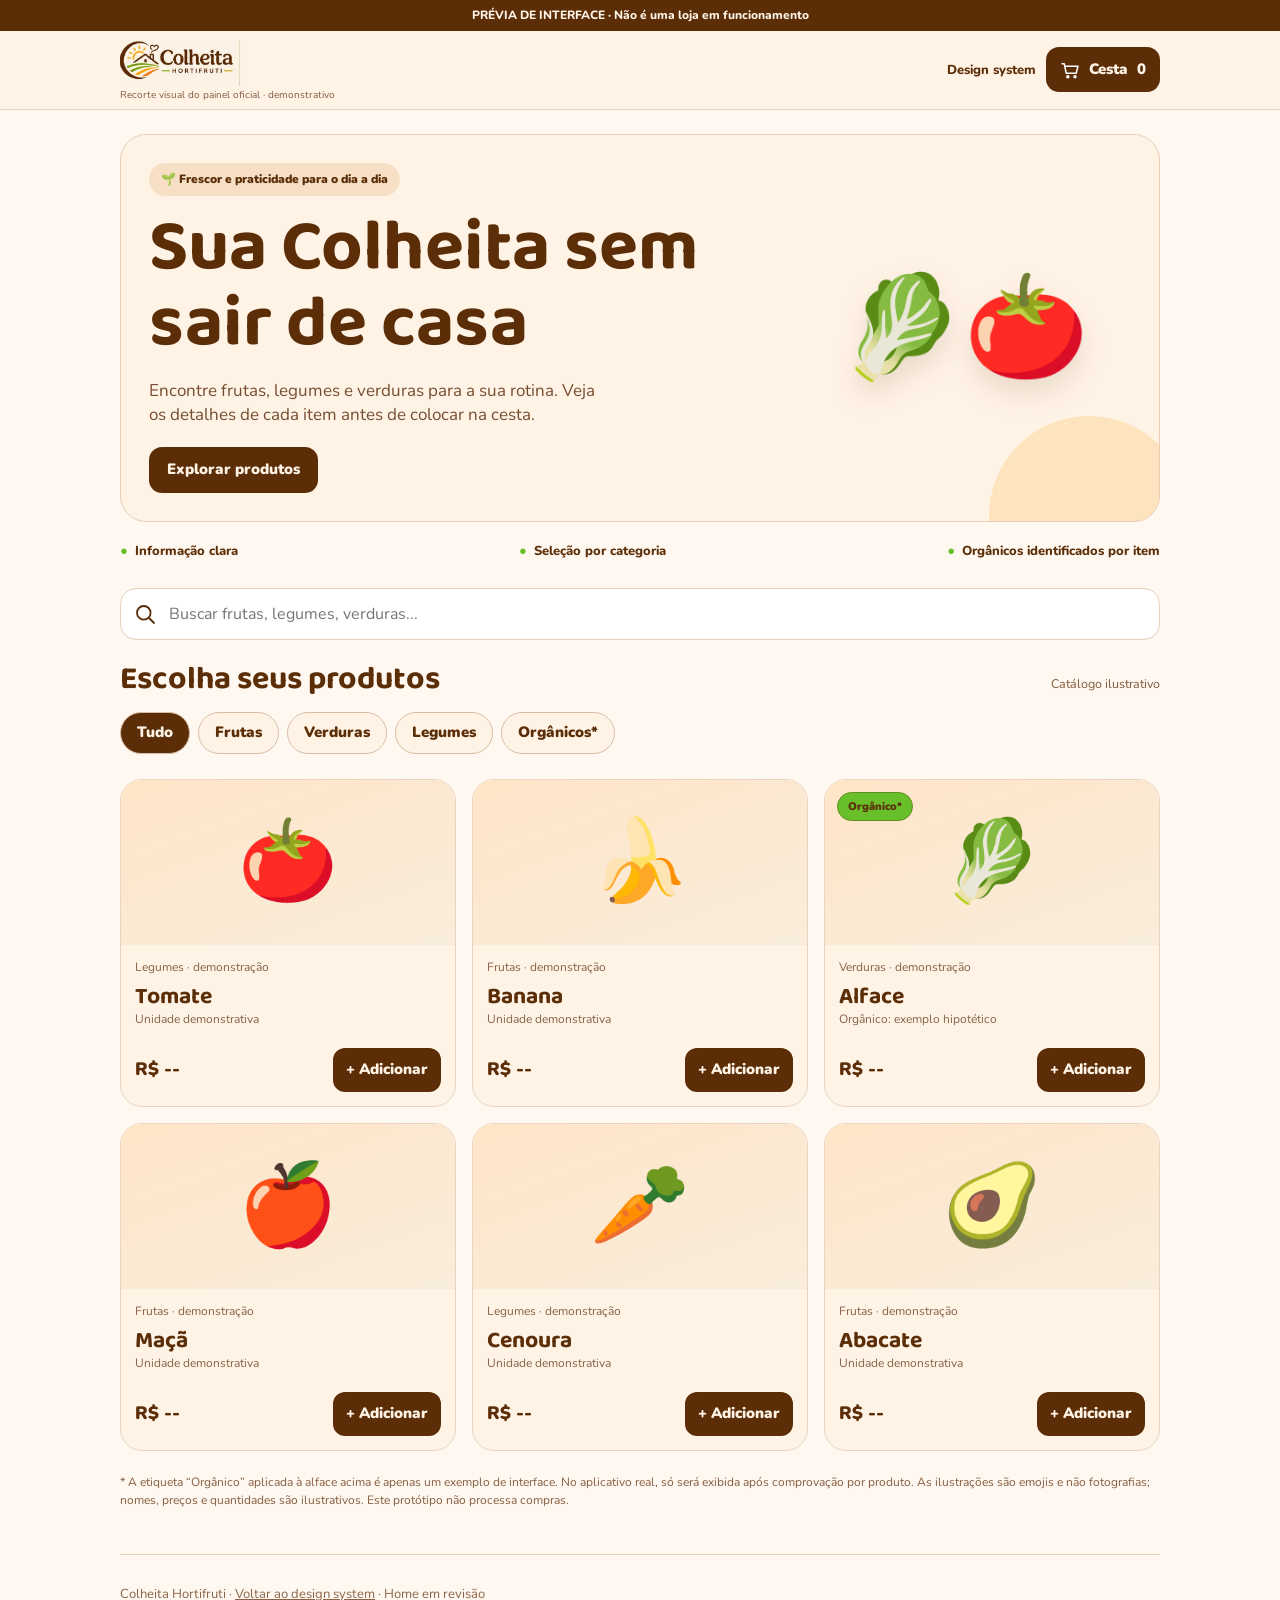
<file: site/home.html>
<!doctype html>
<html lang="pt-BR"><head><meta charset="utf-8"><meta name="viewport" content="width=device-width,initial-scale=1"><meta name="color-scheme" content="light"><title>Colheita Hortifruti | Home (protótipo)</title>
<link href="https://fonts.googleapis.com/css2?family=Baloo+2:wght@400;600;700;800&family=Nunito:wght@400;500;600;700;800;900&display=swap" rel="stylesheet">
<style>
:root{--brown:#5B2E08;--orange:#E85D2A;--yellow:#F6A623;--green:#68BF2A;--cream:#FFF3E6}
*{box-sizing:border-box}html{scroll-behavior:smooth}body{margin:0;background:#fff8f0;color:var(--brown);font:15px/1.4 'Nunito',sans-serif;padding-bottom:75px}a{color:inherit}button,input{font:inherit}button{cursor:pointer}
.wrap{max-width:1080px;padding:0 20px;margin:auto}
.demo-bar{background:var(--brown);color:var(--cream);text-align:center;padding:7px 12px;font-size:12px;font-weight:800}
header{background:var(--cream);border-bottom:1px solid #ead6c3;position:sticky;top:0;z-index:10}
.top{min-height:78px;display:flex;align-items:center;justify-content:space-between;gap:14px}
.logo-actual{display:block;flex:none;width:128px;height:46px;background-image:url('../assets/brand/painel-identidade-aprovado.jpg');background-repeat:no-repeat;background-size:480px 270px;background-position:-139px -26px;border-radius:3px}
.logo-note{font-size:10px;line-height:1;color:#805a40;margin-top:4px}.logo-box{min-width:130px}
.header-controls{display:flex;align-items:center;gap:10px}.cart{background:var(--brown);color:var(--cream);border:0;padding:12px 14px;border-radius:13px;display:flex;align-items:center;gap:9px;font-weight:900;min-height:45px}.cart img,.search img{width:20px;height:20px}.cart img{filter:brightness(0) invert(1)}
.hero{display:grid;grid-template-columns:1.5fr .8fr;gap:24px;background:var(--cream);border-radius:26px;padding:28px;margin-top:24px;overflow:hidden;position:relative;border:1px solid #e9ceb5}.pill{display:inline-flex;align-items:center;background:#f6dfc4;color:var(--brown);font-weight:900;font-size:12px;border-radius:999px;padding:8px 12px}
h1,h2,h3{font-family:'Baloo 2',sans-serif;line-height:1.06}h1{font-size:clamp(2.5rem,6vw,4.5rem);margin:14px 0}h2{font-size:32px;margin:0}h3{font-size:23px;margin:9px 0 2px}
.hero p{max-width:460px;color:#744d30;font-size:17px;margin-bottom:20px}.primary{display:inline-flex;align-items:center;justify-content:center;background:var(--brown);color:var(--cream);border:0;border-radius:13px;padding:12px 18px;min-height:46px;text-decoration:none;font-weight:900}
.hero-art{font-size:100px;display:flex;align-items:center;justify-content:center;line-height:1;filter:drop-shadow(0 14px 13px #5b2e0820)}.hero::after{content:'';position:absolute;width:200px;height:200px;background:var(--yellow);opacity:.2;border-radius:50%;right:-30px;bottom:-95px;pointer-events:none}
.usp{display:flex;justify-content:space-between;gap:12px;padding:20px 0;font-weight:800;font-size:13px;flex-wrap:wrap}.usp span{display:inline-flex;align-items:center;gap:7px}.usp b{color:var(--green)}
.searchbar{display:flex;align-items:center;gap:10px;background:#fff;border-radius:16px;padding:5px 12px;border:1.5px solid #e8cfb9;margin:8px 0 20px;min-height:52px}.searchbar input{border:0;outline:0;background:none;flex:1;width:100%;color:var(--brown);font-size:16px}.searchbar:focus-within{outline:2px solid var(--brown)}
.chips{display:flex;gap:8px;overflow-x:auto;padding:0 0 8px;margin:14px 0 17px}.chip{white-space:nowrap;flex:none;border:1px solid #d9bea6;background:var(--cream);color:var(--brown);border-radius:99px;padding:9px 16px;font-weight:900;min-height:42px}.chip[aria-pressed=true]{background:var(--brown);color:var(--cream)}
.section-head{display:flex;align-items:baseline;justify-content:space-between;gap:10px;margin:23px 0 15px}.section-head small{color:#825a3c}
.cards{display:grid;grid-template-columns:repeat(3,minmax(0,1fr));gap:16px}[hidden]{display:none!important}.card{border:1px solid #ead4c0;background:var(--cream);border-radius:22px;overflow:hidden;display:flex;flex-direction:column}.visual{height:165px;background:linear-gradient(160deg,#ffe5c8,#f8eddb);display:grid;place-items:center;font-size:80px;position:relative}.badge{position:absolute;left:12px;top:12px;background:var(--green);border:1px solid #618e21;border-radius:999px;font-weight:900;font-size:11px;padding:6px 10px;white-space:nowrap}.body{padding:14px;flex:1;display:flex;flex-direction:column}.meta{color:#866248;font-size:12px}.bottom{margin-top:auto;padding-top:20px;display:flex;align-items:center;justify-content:space-between;gap:10px}.price{font-size:18px;font-weight:900}.add{background:var(--brown);color:var(--cream);border:0;border-radius:12px;min-height:44px;min-width:44px;padding:9px 13px;font-weight:900}
.empty{border:1px dashed #cfa88a;padding:24px;border-radius:18px;text-align:center;display:none}.footnote{font-size:12px;color:#865d40;line-height:1.5;margin:22px 0}
.bottom-nav{display:none}
footer{padding:30px 0;border-top:1px solid #e9cfb4;margin-top:45px;color:#8b6447;font-size:13px}
@media(max-width:760px){.hero{grid-template-columns:1fr .5fr}.hero-art{font-size:70px}.cards{grid-template-columns:repeat(2,minmax(0,1fr))}}
@media(max-width:480px){.top{min-height:69px}.hero{grid-template-columns:1fr;gap:0}.hero-art{font-size:75px;justify-content:end;opacity:.85}.usp{font-size:12px}.cards{gap:10px}.visual{height:132px;font-size:62px}.body{padding:10px}.card h3{font-size:20px}.badge{font-size:10px}.section-head h2{font-size:28px}.wrap{padding:0 14px}.bottom-nav{display:flex;position:fixed;bottom:0;left:0;right:0;height:68px;background:var(--cream);border-top:1px solid #e4c7ad;z-index:25;justify-content:space-around}.bottom-nav a{display:flex;flex-direction:column;align-items:center;justify-content:center;text-decoration:none;gap:4px;font-size:11px;font-weight:900}.bottom-nav img{width:20px;height:20px}.bottom-nav a[aria-current=page]{border-top:3px solid var(--brown)}.logo-note{display:none}.cart{padding:10px}.header-controls .help{display:none}}
@media(prefers-reduced-motion:reduce){html{scroll-behavior:auto}}
</style></head><body>
<div class="demo-bar">PRÉVIA DE INTERFACE · Não é uma loja em funcionamento</div>
<header><div class="wrap top"><div class="logo-box"><a class="logo-actual" href="../index.html" title="Painel oficial da Colheita Hortifruti"></a><div class="logo-note">Recorte visual do painel oficial · demonstrativo</div></div><div class="header-controls"><a class="help" href="../index.html" style="font-weight:800;text-decoration:none;font-size:13px">Design system</a><button class="cart" type="button" aria-live="polite"><img src="../assets/icons/auxiliares/carrinho.svg" alt=""> Cesta <span id="count">0</span></button></div></div></header>
<main class="wrap">
<section class="hero"><div><span class="pill">🌱 Frescor e praticidade para o dia a dia</span><h1>Sua Colheita sem sair de casa</h1><p>Encontre frutas, legumes e verduras para a sua rotina. Veja os detalhes de cada item antes de colocar na cesta.</p><a class="primary" href="#produtos">Explorar produtos</a></div><div class="hero-art" aria-hidden="true">🥬🍅</div></section>
<div class="usp" aria-label="Diferenciais propostos"><span><b>●</b> Informação clara</span><span><b>●</b> Seleção por categoria</span><span><b>●</b> Orgânicos identificados por item</span></div>
<section id="produtos">
<label class="searchbar"><img src="../assets/icons/auxiliares/busca.svg" alt=""><input id="search" type="search" placeholder="Buscar frutas, legumes, verduras..." aria-label="Buscar produtos demonstrativos"></label>
<div class="section-head"><h2>Escolha seus produtos</h2><small>Catálogo ilustrativo</small></div>
<div class="chips" role="group" aria-label="Categorias"><button class="chip" type="button" data-category="todos" aria-pressed="true">Tudo</button><button class="chip" type="button" data-category="frutas" aria-pressed="false">Frutas</button><button class="chip" type="button" data-category="verduras" aria-pressed="false">Verduras</button><button class="chip" type="button" data-category="legumes" aria-pressed="false">Legumes</button><button class="chip" type="button" data-category="organicos" aria-pressed="false">Orgânicos*</button></div>
<div class="cards" id="cards">
<article class="card" data-name="Tomate" data-category="legumes"><div class="visual" aria-label="Ilustração de tomate">🍅</div><div class="body"><span class="meta">Legumes · demonstração</span><h3>Tomate</h3><span class="meta">Unidade demonstrativa</span><div class="bottom"><span class="price">R$ --</span><button class="add" type="button" aria-label="Adicionar Tomate à cesta">+ Adicionar</button></div></div></article>
<article class="card" data-name="Banana" data-category="frutas"><div class="visual" aria-label="Ilustração de banana">🍌</div><div class="body"><span class="meta">Frutas · demonstração</span><h3>Banana</h3><span class="meta">Unidade demonstrativa</span><div class="bottom"><span class="price">R$ --</span><button class="add" type="button" aria-label="Adicionar Banana à cesta">+ Adicionar</button></div></div></article>
<article class="card" data-name="Alface" data-category="verduras organicos"><div class="visual" aria-label="Ilustração de alface">🥬<span class="badge" title="Apenas exemplo de aplicação; comprovação exigida em uso real">Orgânico*</span></div><div class="body"><span class="meta">Verduras · demonstração</span><h3>Alface</h3><span class="meta">Orgânico: exemplo hipotético</span><div class="bottom"><span class="price">R$ --</span><button class="add" type="button" aria-label="Adicionar Alface à cesta">+ Adicionar</button></div></div></article>
<article class="card" data-name="Maçã" data-category="frutas"><div class="visual" aria-label="Ilustração de maçã">🍎</div><div class="body"><span class="meta">Frutas · demonstração</span><h3>Maçã</h3><span class="meta">Unidade demonstrativa</span><div class="bottom"><span class="price">R$ --</span><button class="add" type="button" aria-label="Adicionar Maçã à cesta">+ Adicionar</button></div></div></article>
<article class="card" data-name="Cenoura" data-category="legumes"><div class="visual" aria-label="Ilustração de cenoura">🥕</div><div class="body"><span class="meta">Legumes · demonstração</span><h3>Cenoura</h3><span class="meta">Unidade demonstrativa</span><div class="bottom"><span class="price">R$ --</span><button class="add" type="button" aria-label="Adicionar Cenoura à cesta">+ Adicionar</button></div></div></article>
<article class="card" data-name="Abacate" data-category="frutas"><div class="visual" aria-label="Ilustração de abacate">🥑</div><div class="body"><span class="meta">Frutas · demonstração</span><h3>Abacate</h3><span class="meta">Unidade demonstrativa</span><div class="bottom"><span class="price">R$ --</span><button class="add" type="button" aria-label="Adicionar Abacate à cesta">+ Adicionar</button></div></div></article>
</div><p class="empty" id="empty">Nenhum item corresponde à busca nesta demonstração.</p>
<p class="footnote">* A etiqueta “Orgânico” aplicada à alface acima é apenas um exemplo de interface. No aplicativo real, só será exibida após comprovação por produto. As ilustrações são emojis e não fotografias; nomes, preços e quantidades são ilustrativos. Este protótipo não processa compras.</p></section>
<footer>Colheita Hortifruti · <a href="../index.html">Voltar ao design system</a> · Home em revisão</footer></main>
<nav class="bottom-nav" aria-label="Navegação demonstrativa"><a href="#produtos" aria-current="page">🥬<span>Produtos</span></a><a href="#" onclick="return false">📅<span>Pedidos</span></a><a href="#" onclick="return false">♡<span>Favoritos</span></a><a href="#" onclick="return false">♙<span>Conta</span></a></nav>
<script>
const cards=Array.from(document.querySelectorAll('.card')),chips=Array.from(document.querySelectorAll('.chip')),search=document.getElementById('search');let category='todos',count=0;
function filter(){const query=search.value.toLocaleLowerCase('pt-BR').trim();let visible=0;cards.forEach(c=>{const pass=(category==='todos'||c.dataset.category.split(' ').includes(category))&&c.dataset.name.toLocaleLowerCase('pt-BR').includes(query);c.hidden=!pass;if(pass)visible++});document.getElementById('empty').style.display=visible?'none':'block';}
chips.forEach(b=>b.addEventListener('click',()=>{category=b.dataset.category;chips.forEach(c=>c.setAttribute('aria-pressed',String(c===b)));filter()}));search.addEventListener('input',filter);
document.querySelectorAll('.add').forEach(b=>b.addEventListener('click',()=>{count++;document.getElementById('count').textContent=count;b.textContent='✓ Adicionado';setTimeout(()=>{b.textContent='+ Adicionar'},1000)}));
document.querySelector('.cart').addEventListener('click',()=>alert('Demonstração: '+count+' item(ns) adicionados. O checkout ainda não existe.'));
</script></body></html>
</file>
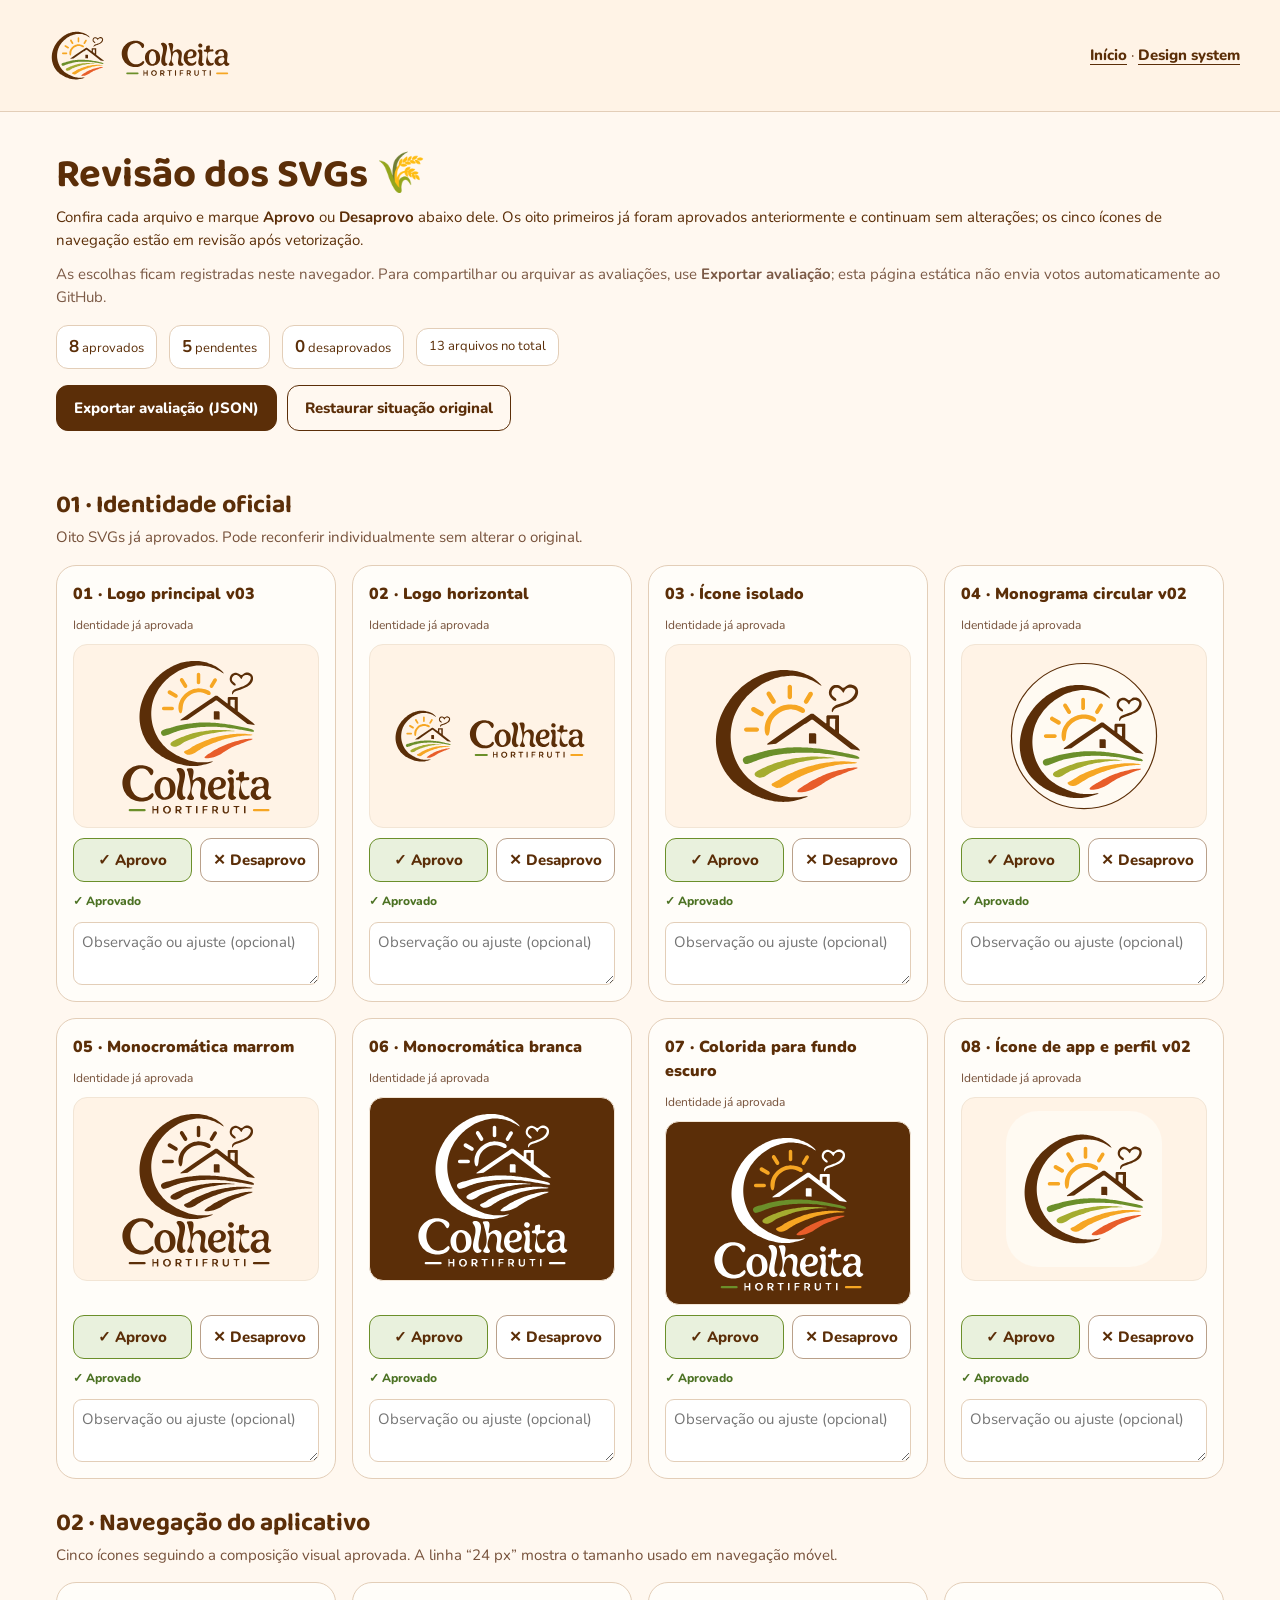
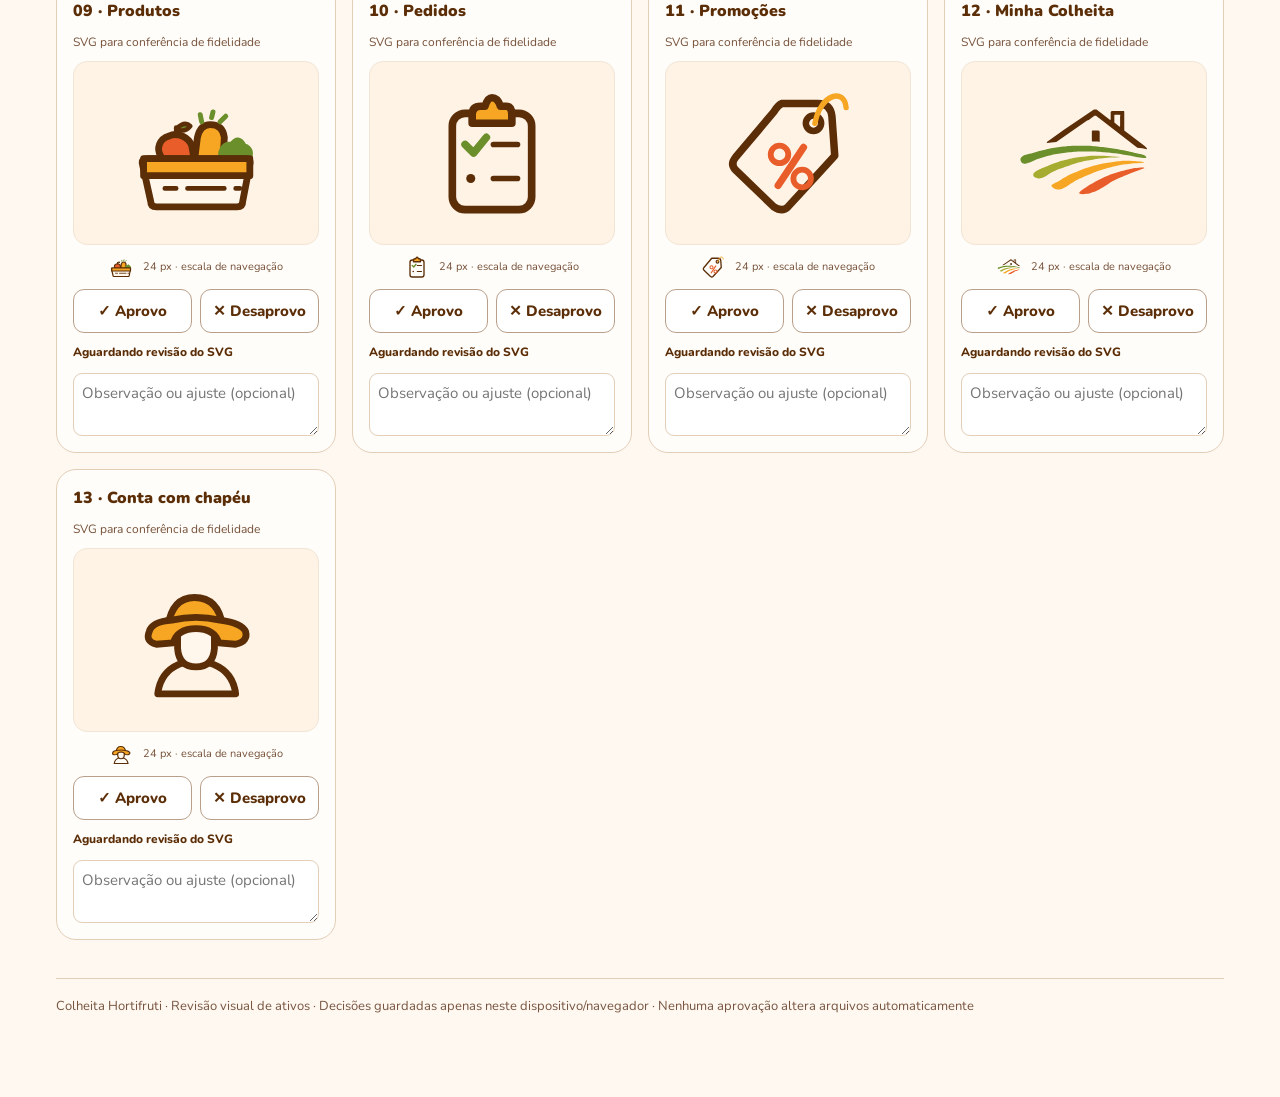
<file: site/revisar-svgs.html>
<!doctype html>
<html lang="pt-BR">
<head>
<meta charset="UTF-8"><meta name="viewport" content="width=device-width,initial-scale=1">
<meta name="color-scheme" content="light">
<title>Revisão de SVGs · Colheita Hortifruti</title>
<link rel="preconnect" href="https://fonts.googleapis.com"><link rel="preconnect" href="https://fonts.gstatic.com" crossorigin>
<link href="https://fonts.googleapis.com/css2?family=Baloo+2:wght@500;600;700&family=Nunito:wght@400;600;700;800&display=swap" rel="stylesheet">
<style>
:root{--marrom:#5B2E08;--verde:#6B8F2A;--verde-lima:#A5AC2F;--amarelo:#F6A623;--laranja:#E85D2A;--creme:#FFF3E6;--borda:#E3CEB8;--superficie:#FFFDF9}
*{box-sizing:border-box}body{margin:0;background:#FFF8F0;color:var(--marrom);font:15px/1.5 Nunito,Arial,sans-serif}a{color:inherit}button,textarea{font:inherit}
.top{background:var(--creme);border-bottom:1px solid var(--borda);padding:18px 24px}.topin{max-width:1200px;margin:auto;display:flex;align-items:center;justify-content:space-between;gap:20px;flex-wrap:wrap}.top img{width:min(250px,100%);height:75px;object-fit:contain;object-position:left}
.top a{font-weight:800;text-underline-offset:4px}main{max-width:1200px;padding:24px 16px 80px;margin:auto}
h1,h2{font-family:'Baloo 2',Nunito,sans-serif;line-height:1.16}h1{font-size:clamp(28px,5vw,40px);margin:0 0 8px}h2{font-size:25px;margin:30px 0 6px}p{margin:0 0 12px}.muted{color:#7B5945}
.intro{padding:16px 0 14px}.progress{display:flex;flex-wrap:wrap;align-items:center;gap:12px;margin:17px 0 6px}
.stat{background:white;border:1px solid var(--borda);border-radius:12px;padding:8px 12px;font-size:13px}.stat strong{font-size:17px}
.toolbar{display:flex;gap:10px;flex-wrap:wrap;margin:16px 0}.action{padding:11px 17px;min-height:44px;border-radius:12px;border:1px solid var(--marrom);background:var(--marrom);color:white;cursor:pointer;font-weight:800}.action.secondary{color:var(--marrom);background:transparent}
.groupnote{color:#76513a;margin-bottom:16px}.gallery{display:grid;grid-template-columns:repeat(auto-fit,minmax(240px,1fr));gap:16px}
.tile{background:var(--superficie);border:1px solid var(--borda);border-radius:20px;padding:16px;display:flex;flex-direction:column;gap:10px;min-width:0}
.tile h3{font-size:16px;margin:0;font-weight:900}.tile .caption{font-size:12px;color:#76513a}.tile .canvas{border:1px solid #F2E5D5;background:var(--creme);border-radius:14px;display:flex;align-items:center;justify-content:center;min-height:184px;padding:13px}
.tile .canvas.dark{background:var(--marrom)}.tile .canvas img{width:100%;height:156px;object-fit:contain;display:block}
.tile.nav .canvas img{max-width:136px;height:148px}.actual{display:flex;gap:10px;justify-content:center;align-items:center;font-size:11px;color:#76513a}
.actual img{width:24px;height:24px;object-fit:contain}
.buttons{display:grid;grid-template-columns:1fr 1fr;gap:8px;margin-top:auto}
.vote{border:1.5px solid #B9A08A;border-radius:11px;padding:9px 6px;background:white;min-height:44px;font-weight:800;cursor:pointer;color:var(--marrom)}
.vote[data-selected="true"][data-choice="aprovado"]{background:#E9F1DD;border-color:#6B8F2A}.vote[data-selected="true"][data-choice="desaprovado"]{background:#FCE8DF;border-color:#D46B4B}
.vote:focus-visible,.action:focus-visible,textarea:focus-visible{outline:3px solid var(--amarelo);outline-offset:2px}
.status{font-size:12px;font-weight:800;min-height:20px}.status[data-value="aprovado"]{color:#4C7223}.status[data-value="desaprovado"]{color:#AB462A}
.reason{width:100%;min-height:50px;resize:vertical;border:1px solid var(--borda);border-radius:9px;padding:8px;background:white;color:var(--marrom)}
.foot{border-top:1px solid var(--borda);margin-top:38px;padding-top:18px;color:#775440;font-size:13px}
@media(max-width:550px){.top{padding:12px 16px}.gallery{grid-template-columns:repeat(2,minmax(0,1fr));gap:9px}.tile{padding:10px;border-radius:14px}.tile .canvas{min-height:122px;padding:6px}.tile .canvas img{height:104px}.tile.nav .canvas img{height:100px}.tile h3{font-size:13px}.tile .caption{font-size:10px}.buttons{grid-template-columns:1fr;gap:5px}.vote{padding:5px;min-height:38px;font-size:12px}.reason{font-size:12px}.actual{font-size:10px}}
</style>
</head>
<body>
<header class="top"><div class="topin"><img src="../assets/brand/aprovados/02_Logo_horizontal_v01.svg" alt="Colheita Hortifruti, logo horizontal oficial"><nav><a href="../index.html">Início</a> · <a href="design-system.html">Design system</a></nav></div></header>
<main><section class="intro"><h1>Revisão dos SVGs 🌾</h1>
<p>Confira cada arquivo e marque <strong>Aprovo</strong> ou <strong>Desaprovo</strong> abaixo dele. Os oito primeiros já foram aprovados anteriormente e continuam sem alterações; os cinco ícones de navegação estão em revisão após vetorização.</p>
<p class="muted">As escolhas ficam registradas neste navegador. Para compartilhar ou arquivar as avaliações, use <strong>Exportar avaliação</strong>; esta página estática não envia votos automaticamente ao GitHub.</p>
<div class="progress" aria-live="polite" id="progress"></div>
<div class="toolbar"><button class="action" type="button" id="export">Exportar avaliação (JSON)</button><button class="action secondary" type="button" id="reset">Restaurar situação original</button></div></section>
<section aria-labelledby="marcah"><h2 id="marcah">01 · Identidade oficial</h2><p class="groupnote">Oito SVGs já aprovados. Pode reconferir individualmente sem alterar o original.</p><div class="gallery" id="marca"></div></section>
<section aria-labelledby="navh"><h2 id="navh">02 · Navegação do aplicativo</h2><p class="groupnote">Cinco ícones seguindo a composição visual aprovada. A linha “24 px” mostra o tamanho usado em navegação móvel.</p><div class="gallery" id="navegacao"></div></section>
<footer class="foot">Colheita Hortifruti · Revisão visual de ativos · Decisões guardadas apenas neste dispositivo/navegador · Nenhuma aprovação altera arquivos automaticamente</footer></main>
<script>
const DATA=[{"id":"01","name":"Logo principal v03","group":"marca","status":"aprovado","file":"../assets/brand/aprovados/01_Logo_principal_v03.svg"},{"id":"02","name":"Logo horizontal","group":"marca","status":"aprovado","file":"../assets/brand/aprovados/02_Logo_horizontal_v01.svg"},{"id":"03","name":"Ícone isolado","group":"marca","status":"aprovado","file":"../assets/brand/aprovados/03_Icone_isolado_v01.svg"},{"id":"04","name":"Monograma circular v02","group":"marca","status":"aprovado","file":"../assets/brand/aprovados/04_Monograma_circular_v02.svg"},{"id":"05","name":"Monocromática marrom","group":"marca","status":"aprovado","file":"../assets/brand/aprovados/05_Logo_monocromatica_marrom_v01.svg"},{"id":"06","name":"Monocromática branca","group":"marca","status":"aprovado","file":"../assets/brand/aprovados/06_Logo_monocromatica_branca_v01.svg","dark":true},{"id":"07","name":"Colorida para fundo escuro","group":"marca","status":"aprovado","file":"../assets/brand/aprovados/07_Logo_colorida_fundo_escuro_v01.svg","dark":true},{"id":"08","name":"Ícone de app e perfil v02","group":"marca","status":"aprovado","file":"../assets/brand/aprovados/08_Icone_app_perfil_v02.svg"},{"id":"09","name":"Produtos","group":"navegacao","status":"pendente","file":"../assets/brand/icones-navegacao/01_produtos.svg"},{"id":"10","name":"Pedidos","group":"navegacao","status":"pendente","file":"../assets/brand/icones-navegacao/02_pedidos.svg"},{"id":"11","name":"Promoções","group":"navegacao","status":"pendente","file":"../assets/brand/icones-navegacao/03_promocoes.svg"},{"id":"12","name":"Minha Colheita","group":"navegacao","status":"pendente","file":"../assets/brand/icones-navegacao/04_minha-colheita.svg"},{"id":"13","name":"Conta com chapéu","group":"navegacao","status":"pendente","file":"../assets/brand/icones-navegacao/05_conta.svg"}];
const KEY='colheita-ds-svg-review-v1';
const store=(()=>{try{return JSON.parse(localStorage.getItem(KEY)||'{}')}catch(_){return {}}})();
function saved(id){return store[id]||{}}
function state(item){return saved(item.id).status||item.status}
function save(id,entry){store[id]={...saved(id),...entry,at:new Date().toISOString()};try{localStorage.setItem(KEY,JSON.stringify(store))}catch(_){document.getElementById('progress').title='Armazenamento local indisponível: exporte a avaliação para preservar as escolhas.';}update();}
function make(item){const card=document.createElement('article');card.className='tile '+(item.group==='navegacao'?'nav':'');card.dataset.id=item.id;
const title=document.createElement('h3');title.textContent=item.id+' · '+item.name;
const sub=document.createElement('span');sub.className='caption';sub.textContent=item.group==='marca'?'Identidade já aprovada':'SVG para conferência de fidelidade';
const canvas=document.createElement('div');canvas.className='canvas'+(item.dark?' dark':'');
const img=document.createElement('img');img.src=item.file;img.alt='Arte SVG: '+item.name;img.loading='lazy';canvas.append(img);
card.append(title,sub,canvas);
if(item.group==='navegacao'){const a=document.createElement('div');a.className='actual';const sm=document.createElement('img');sm.src=item.file;sm.alt='';sm.loading='lazy';a.append(sm,document.createTextNode('24 px · escala de navegação'));card.append(a);}
const buttons=document.createElement('div');buttons.className='buttons';
for(const [value,label] of [['aprovado','✓ Aprovo'],['desaprovado','✕ Desaprovo']]){const btn=document.createElement('button');btn.type='button';btn.className='vote';btn.dataset.choice=value;btn.textContent=label;btn.setAttribute('aria-label',label+' '+item.name);btn.addEventListener('click',()=>save(item.id,{status:value}));buttons.append(btn);}
const status=document.createElement('div');status.className='status';status.setAttribute('aria-live','polite');
const note=document.createElement('textarea');note.className='reason';note.placeholder='Observação ou ajuste (opcional)';note.setAttribute('aria-label','Observação sobre '+item.name);note.value=saved(item.id).note||'';note.addEventListener('change',()=>save(item.id,{note:note.value}));
card.append(buttons,status,note);return card;}
function update(){let ok=0,fail=0,pending=0;for(const item of DATA){const card=document.querySelector('[data-id="'+item.id+'"]');if(!card)continue;const st=state(item);if(st==='aprovado')ok++;else if(st==='desaprovado')fail++;else pending++;card.querySelectorAll('.vote').forEach(b=>{const selected=b.dataset.choice===st;b.dataset.selected=String(selected);b.setAttribute('aria-pressed',String(selected));});const tag=card.querySelector('.status');tag.dataset.value=st;tag.textContent=st==='aprovado'?'✓ Aprovado':st==='desaprovado'?'✕ Desaprovado':'Aguardando revisão do SVG';}document.getElementById('progress').innerHTML='<span class="stat"><strong>'+ok+'</strong> aprovados</span><span class="stat"><strong>'+pending+'</strong> pendentes</span><span class="stat"><strong>'+fail+'</strong> desaprovados</span><span class="stat">'+DATA.length+' arquivos no total</span>';}
for(const item of DATA){document.getElementById(item.group).append(make(item));}update();
document.getElementById('export').addEventListener('click',()=>{const items=DATA.map(item=>({id:item.id,nome:item.name,arquivo:item.file,situacao:state(item),observacao:saved(item.id).note||'',avaliado_em:saved(item.id).at||null}));const payload={projeto:'Colheita Hortifruti',versao:'revisao-svg-v1',exportado_em:new Date().toISOString(),observacao:'Avaliação local; não enviada automaticamente ao GitHub',arquivos:items};const blob=new Blob([JSON.stringify(payload,null,2)],{type:'application/json'});const url=URL.createObjectURL(blob);const a=document.createElement('a');a.href=url;a.download='colheita_avaliacao_svgs.json';document.body.append(a);a.click();a.remove();setTimeout(()=>URL.revokeObjectURL(url),1000);});
document.getElementById('reset').addEventListener('click',()=>{if(confirm('Restaurar as oito aprovações anteriores e deixar os cinco novos pendentes?')){for(const k of Object.keys(store))delete store[k];try{localStorage.removeItem(KEY)}catch(_){}document.querySelectorAll('.reason').forEach(el=>el.value='');update();}});
</script></body></html>
</file>
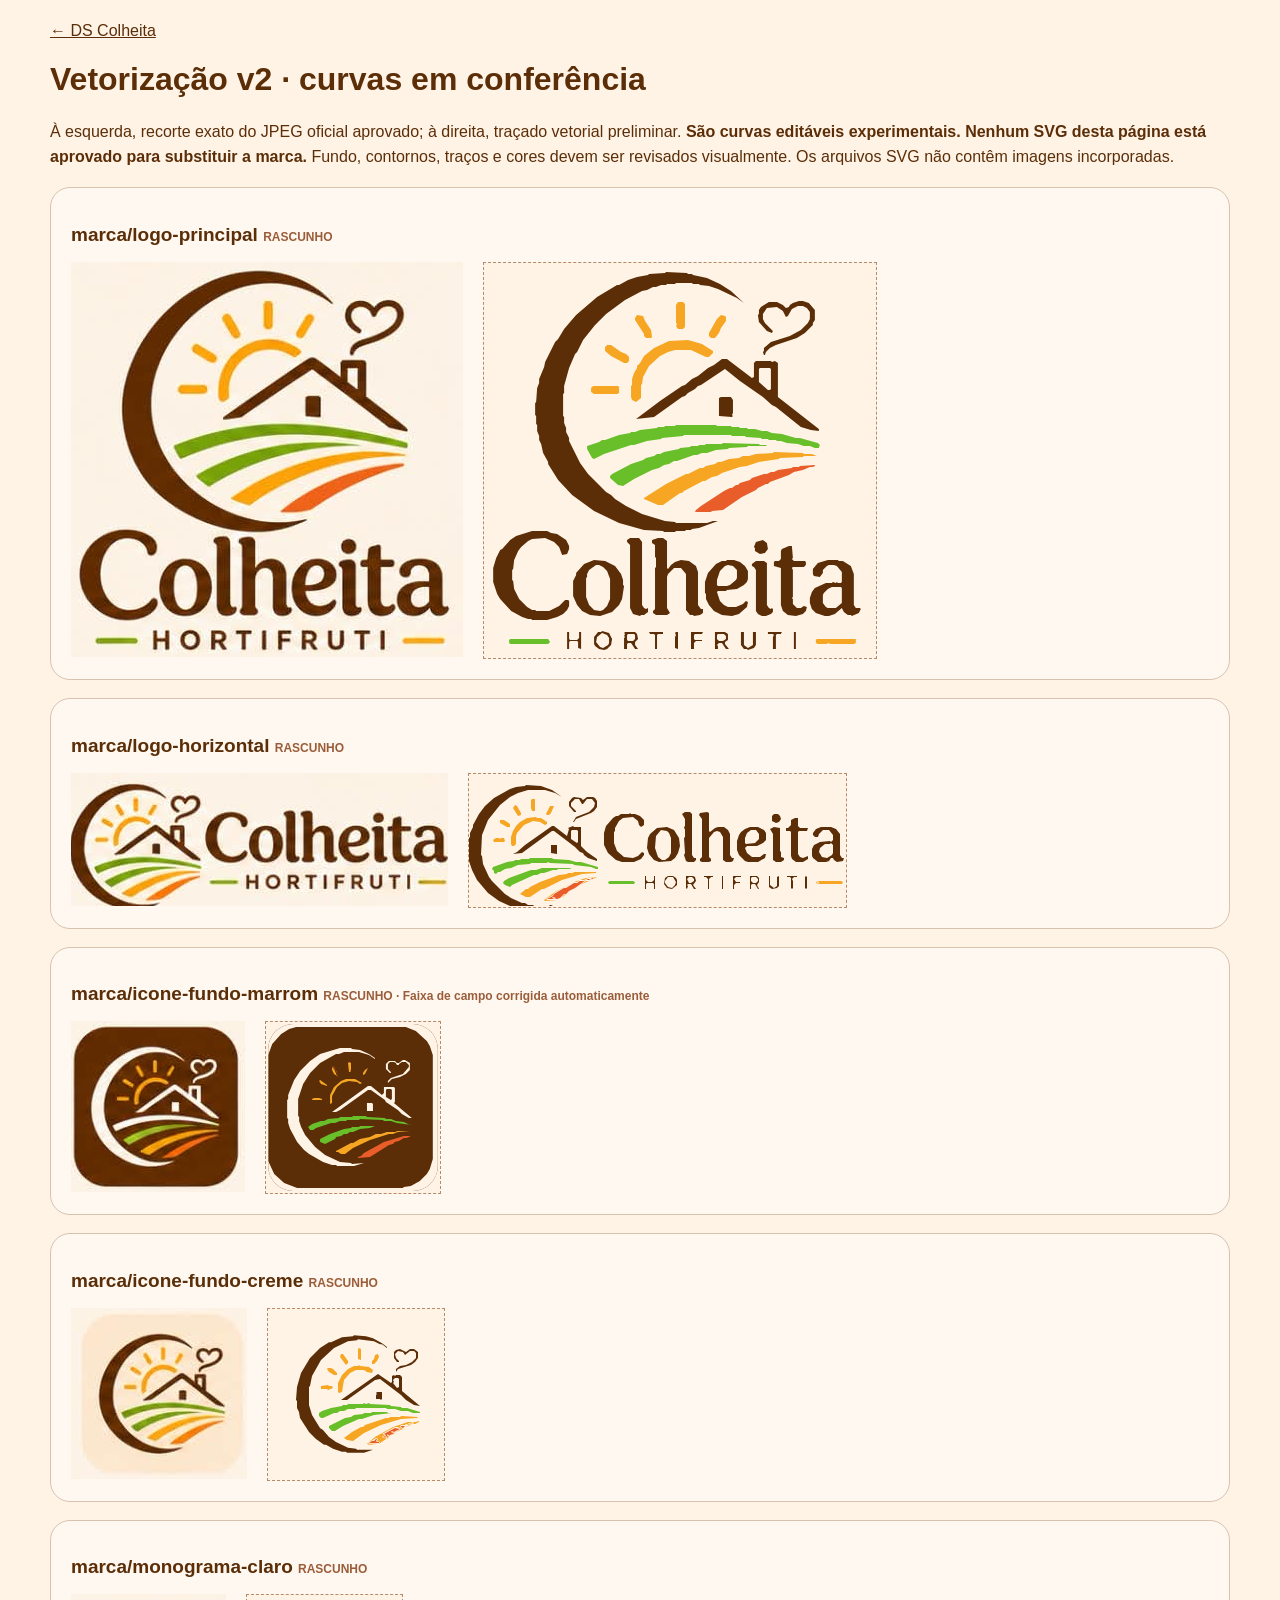
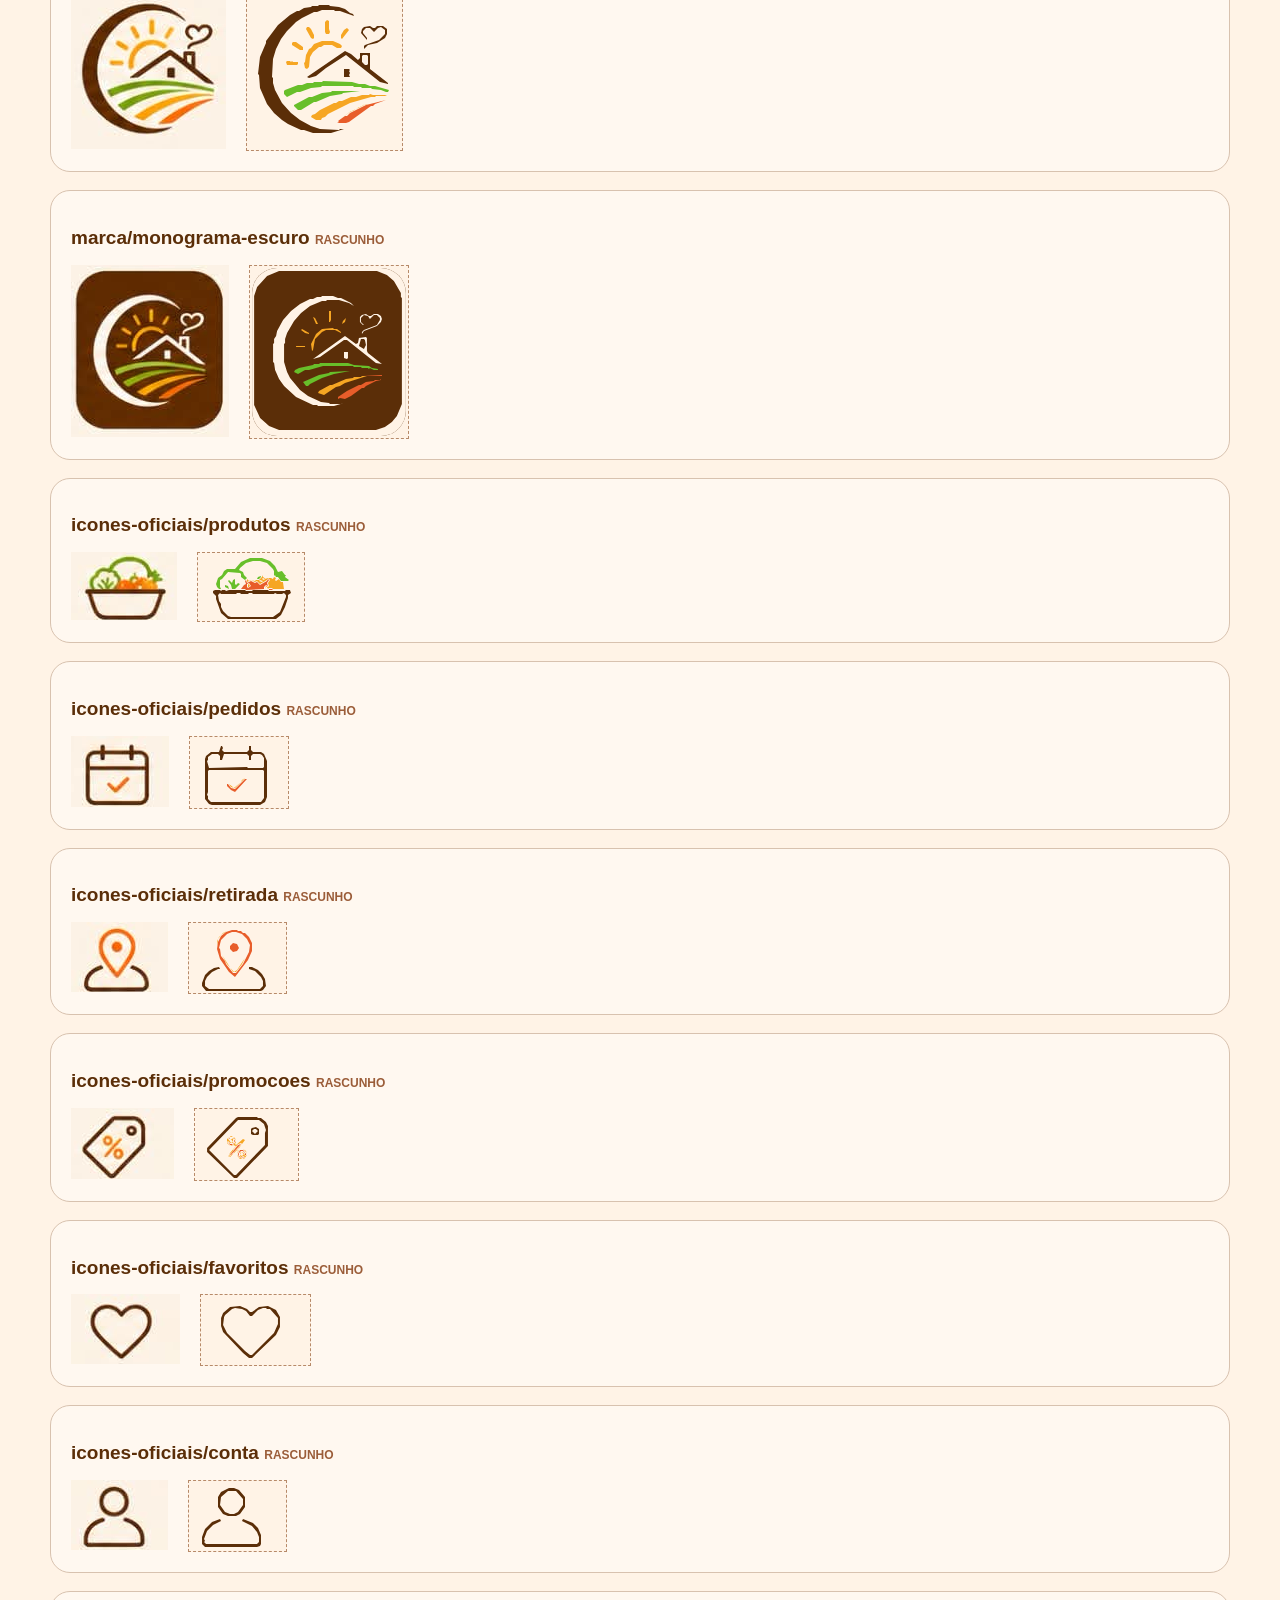
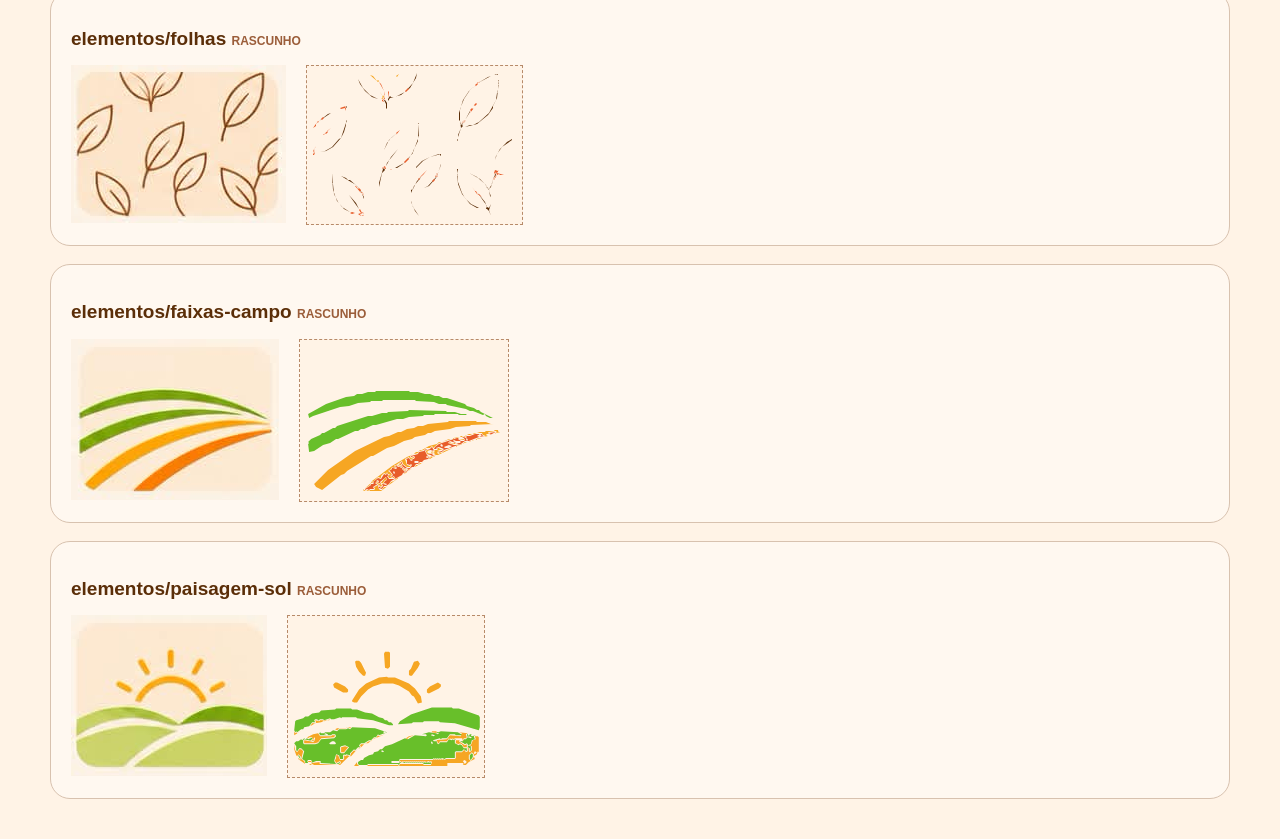
<file: site/vetorizacao-v2.html>
<!doctype html><html lang="pt-BR"><meta charset="utf-8"><meta name="viewport" content="width=device-width, initial-scale=1"><title>Colheita · Conferência da vetorização</title><style>body{margin:0;background:#FFF3E6;color:#5B2E08;font:16px Nunito,Arial,sans-serif}main{max-width:1180px;margin:auto;padding:22px}h1{font-size:32px}p{line-height:1.55}article{border:1px solid #D8C2AF;border-radius:20px;background:#fff8f0;margin:18px 0;padding:20px;overflow:auto}h2{font-size:19px}small{font-size:12px;color:#9B5D39}.pair{display:flex;align-items:start;gap:20px;min-width:450px}.ref{flex-shrink:0;background-image:url("../assets/brand/painel-identidade-aprovado.jpg");background-size:1600px 900px;background-repeat:no-repeat}img{background:#FFF3E6;border:1px dashed #B78A69;object-fit:contain}a{color:#5B2E08}@media(max-width:720px){main{padding:15px}article{padding:13px}.pair{min-width:0;display:flex;flex-direction:column;gap:14px}.pair img{max-width:100%;height:auto}.pair .ref{max-width:100%;}} </style><main><a href="../index.html">← DS Colheita</a><h1>Vetorização v2 · curvas em conferência</h1><p>À esquerda, recorte exato do JPEG oficial aprovado; à direita, traçado vetorial preliminar. <strong>São curvas editáveis experimentais. Nenhum SVG desta página está aprovado para substituir a marca.</strong> Fundo, contornos, traços e cores devem ser revisados visualmente. Os arquivos SVG não contêm imagens incorporadas.</p><article><h2>marca/logo-principal <small>RASCUNHO</small></h2><div class="pair"><div class="ref" style="width:392px;height:395px;background-position:-40px -25px"></div><img src="../assets/vetorizacao-rascunho/marca/logo-principal.svg" width="392" height="395" alt="Vetorizacao preliminar"></div></article><article><h2>marca/logo-horizontal <small>RASCUNHO</small></h2><div class="pair"><div class="ref" style="width:377px;height:133px;background-position:-463px -80px"></div><img src="../assets/vetorizacao-rascunho/marca/logo-horizontal.svg" width="377" height="133" alt="Vetorizacao preliminar"></div></article><article><h2>marca/icone-fundo-marrom <small>RASCUNHO · Faixa de campo corrigida automaticamente</small></h2><div class="pair"><div class="ref" style="width:174px;height:171px;background-position:-474px -247px"></div><img src="../assets/vetorizacao-rascunho/marca/icone-fundo-marrom.svg" width="174" height="171" alt="Vetorizacao preliminar"></div></article><article><h2>marca/icone-fundo-creme <small>RASCUNHO</small></h2><div class="pair"><div class="ref" style="width:176px;height:171px;background-position:-656px -247px"></div><img src="../assets/vetorizacao-rascunho/marca/icone-fundo-creme.svg" width="176" height="171" alt="Vetorizacao preliminar"></div></article><article><h2>marca/monograma-claro <small>RASCUNHO</small></h2><div class="pair"><div class="ref" style="width:155px;height:155px;background-position:-885px -226px"></div><img src="../assets/vetorizacao-rascunho/marca/monograma-claro.svg" width="155" height="155" alt="Vetorizacao preliminar"></div></article><article><h2>marca/monograma-escuro <small>RASCUNHO</small></h2><div class="pair"><div class="ref" style="width:158px;height:172px;background-position:-1048px -215px"></div><img src="../assets/vetorizacao-rascunho/marca/monograma-escuro.svg" width="158" height="172" alt="Vetorizacao preliminar"></div></article><article><h2>icones-oficiais/produtos <small>RASCUNHO</small></h2><div class="pair"><div class="ref" style="width:106px;height:68px;background-position:-681px -483px"></div><img src="../assets/vetorizacao-rascunho/icones-oficiais/produtos.svg" width="106" height="68" alt="Vetorizacao preliminar"></div></article><article><h2>icones-oficiais/pedidos <small>RASCUNHO</small></h2><div class="pair"><div class="ref" style="width:98px;height:71px;background-position:-853px -480px"></div><img src="../assets/vetorizacao-rascunho/icones-oficiais/pedidos.svg" width="98" height="71" alt="Vetorizacao preliminar"></div></article><article><h2>icones-oficiais/retirada <small>RASCUNHO</small></h2><div class="pair"><div class="ref" style="width:97px;height:70px;background-position:-1008px -480px"></div><img src="../assets/vetorizacao-rascunho/icones-oficiais/retirada.svg" width="97" height="70" alt="Vetorizacao preliminar"></div></article><article><h2>icones-oficiais/promocoes <small>RASCUNHO</small></h2><div class="pair"><div class="ref" style="width:103px;height:71px;background-position:-1149px -479px"></div><img src="../assets/vetorizacao-rascunho/icones-oficiais/promocoes.svg" width="103" height="71" alt="Vetorizacao preliminar"></div></article><article><h2>icones-oficiais/favoritos <small>RASCUNHO</small></h2><div class="pair"><div class="ref" style="width:109px;height:70px;background-position:-1282px -480px"></div><img src="../assets/vetorizacao-rascunho/icones-oficiais/favoritos.svg" width="109" height="70" alt="Vetorizacao preliminar"></div></article><article><h2>icones-oficiais/conta <small>RASCUNHO</small></h2><div class="pair"><div class="ref" style="width:97px;height:70px;background-position:-1424px -480px"></div><img src="../assets/vetorizacao-rascunho/icones-oficiais/conta.svg" width="97" height="70" alt="Vetorizacao preliminar"></div></article><article><h2>elementos/folhas <small>RASCUNHO</small></h2><div class="pair"><div class="ref" style="width:215px;height:158px;background-position:-45px -673px"></div><img src="../assets/vetorizacao-rascunho/elementos/folhas.svg" width="215" height="158" alt="Vetorizacao preliminar"></div></article><article><h2>elementos/faixas-campo <small>RASCUNHO</small></h2><div class="pair"><div class="ref" style="width:208px;height:161px;background-position:-265px -672px"></div><img src="../assets/vetorizacao-rascunho/elementos/faixas-campo.svg" width="208" height="161" alt="Vetorizacao preliminar"></div></article><article><h2>elementos/paisagem-sol <small>RASCUNHO</small></h2><div class="pair"><div class="ref" style="width:196px;height:161px;background-position:-480px -672px"></div><img src="../assets/vetorizacao-rascunho/elementos/paisagem-sol.svg" width="196" height="161" alt="Vetorizacao preliminar"></div></article></main></html>
</file>
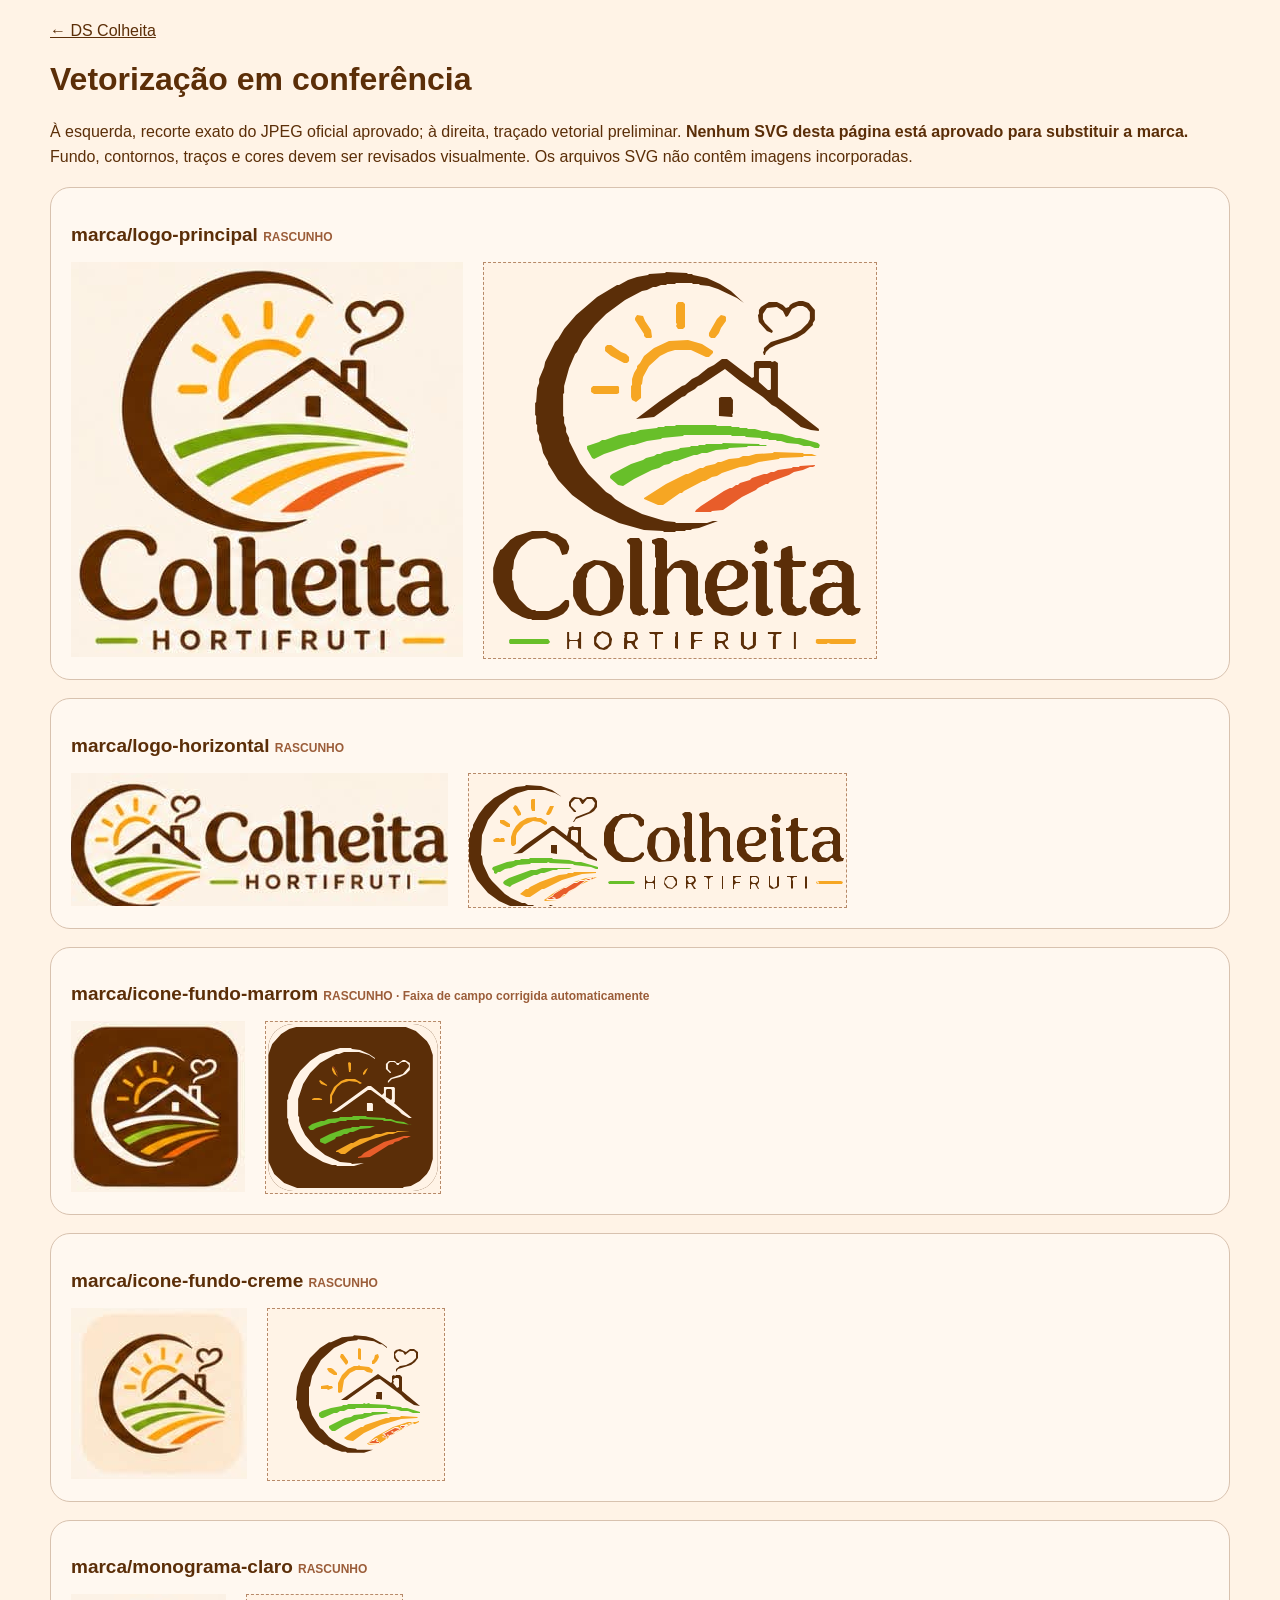
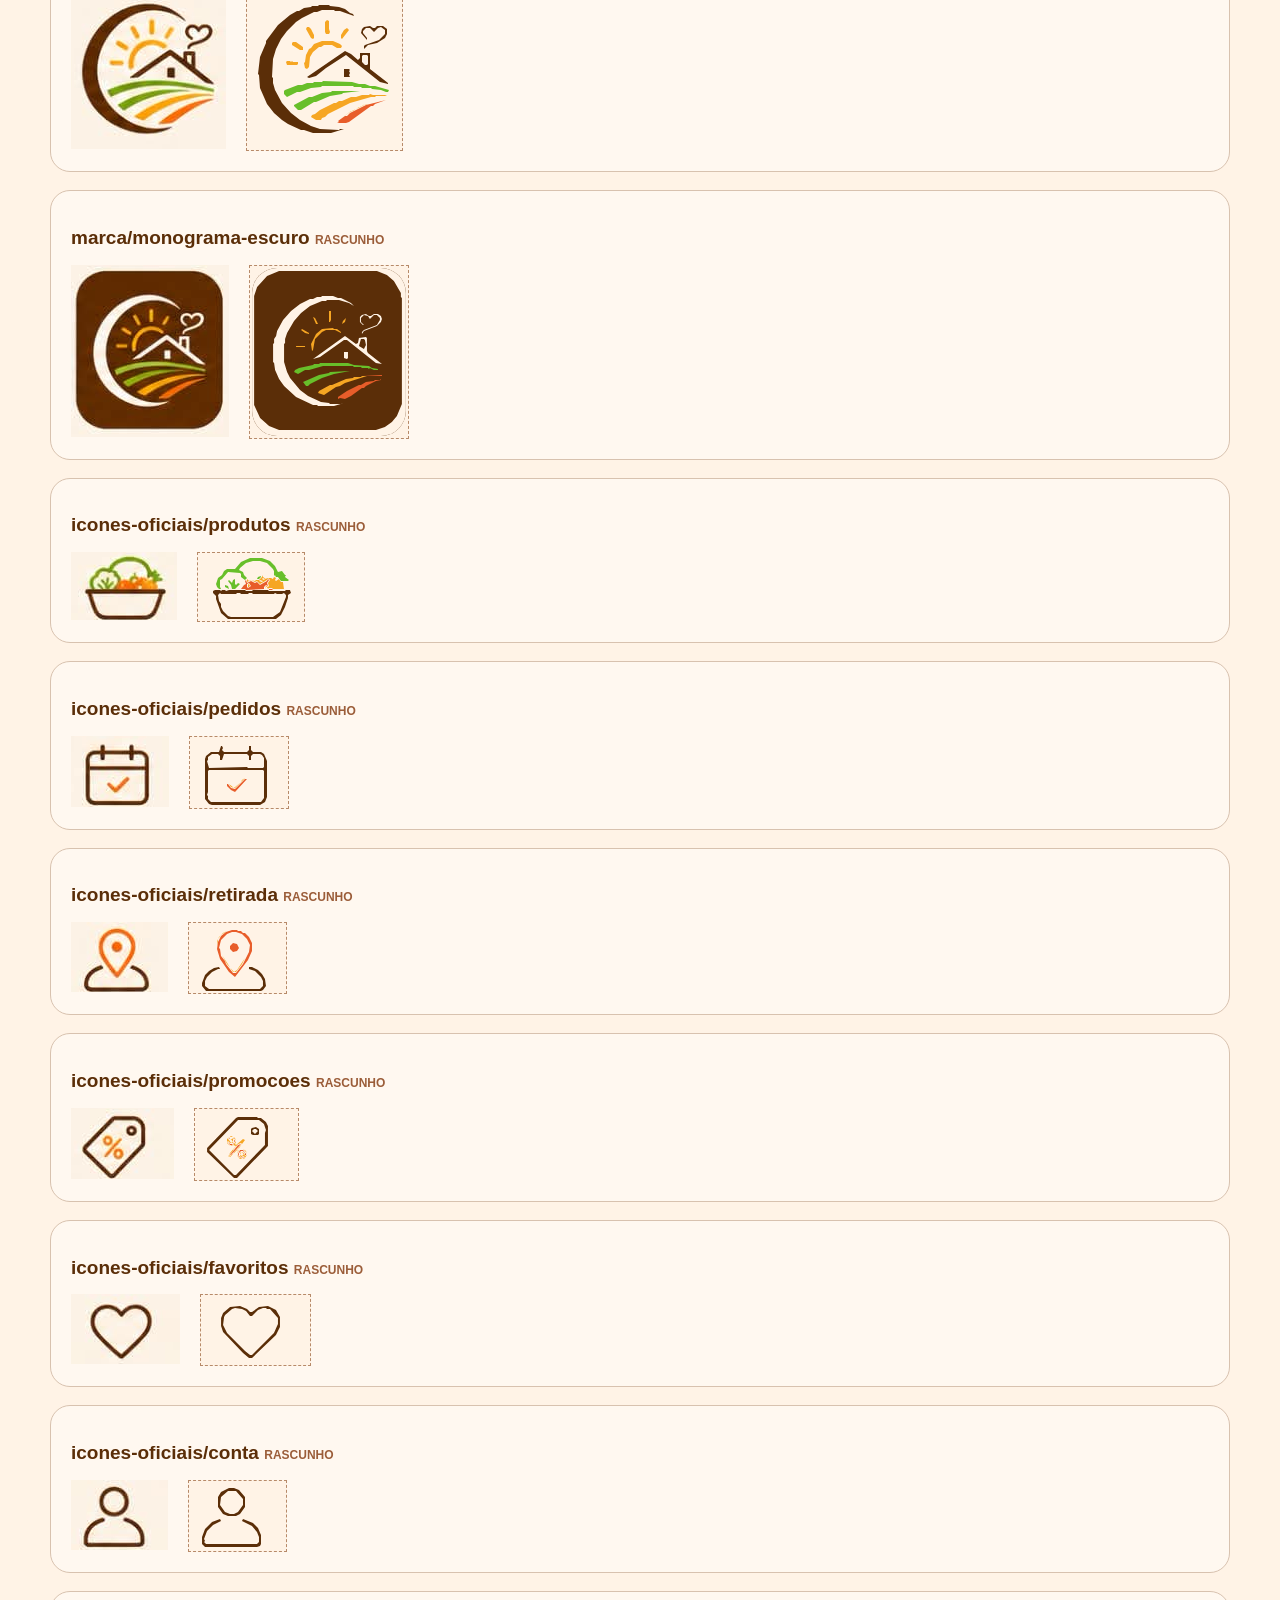
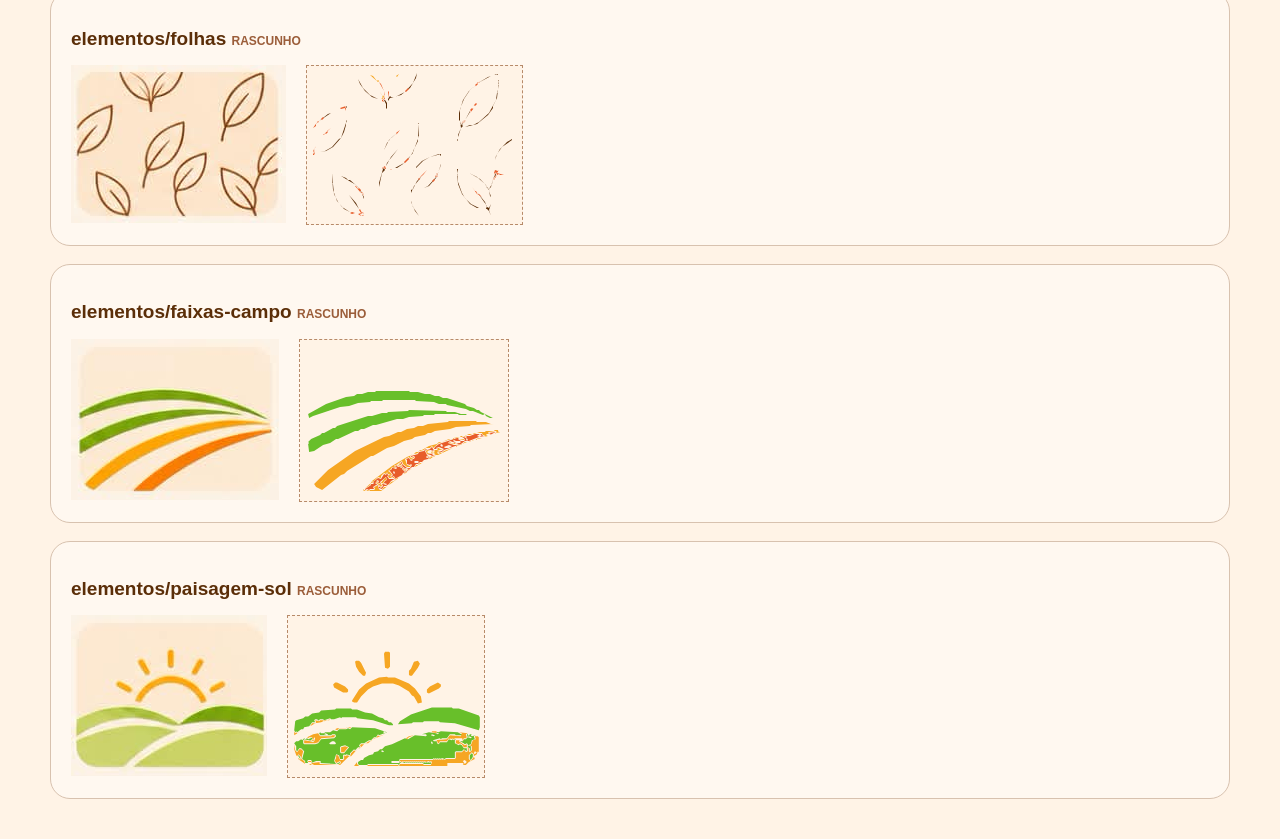
<file: site/vetorizacao.html>
<!doctype html><html lang="pt-BR"><meta charset="utf-8"><meta name="viewport" content="width=device-width, initial-scale=1"><title>Colheita · Conferência da vetorização</title><style>body{margin:0;background:#FFF3E6;color:#5B2E08;font:16px Nunito,Arial,sans-serif}main{max-width:1180px;margin:auto;padding:22px}h1{font-size:32px}p{line-height:1.55}article{border:1px solid #D8C2AF;border-radius:20px;background:#fff8f0;margin:18px 0;padding:20px;overflow:auto}h2{font-size:19px}small{font-size:12px;color:#9B5D39}.pair{display:flex;align-items:start;gap:20px;min-width:450px}.ref{flex-shrink:0;background-image:url("../assets/brand/painel-identidade-aprovado.jpg");background-size:1600px 900px;background-repeat:no-repeat}img{background:#FFF3E6;border:1px dashed #B78A69;object-fit:contain}a{color:#5B2E08}</style><main><a href="../index.html">← DS Colheita</a><h1>Vetorização em conferência</h1><p>À esquerda, recorte exato do JPEG oficial aprovado; à direita, traçado vetorial preliminar. <strong>Nenhum SVG desta página está aprovado para substituir a marca.</strong> Fundo, contornos, traços e cores devem ser revisados visualmente. Os arquivos SVG não contêm imagens incorporadas.</p><article><h2>marca/logo-principal <small>RASCUNHO</small></h2><div class="pair"><div class="ref" style="width:392px;height:395px;background-position:-40px -25px"></div><img src="../assets/vetorizacao-rascunho/marca/logo-principal.svg" width="392" height="395" alt="Vetorizacao preliminar"></div></article><article><h2>marca/logo-horizontal <small>RASCUNHO</small></h2><div class="pair"><div class="ref" style="width:377px;height:133px;background-position:-463px -80px"></div><img src="../assets/vetorizacao-rascunho/marca/logo-horizontal.svg" width="377" height="133" alt="Vetorizacao preliminar"></div></article><article><h2>marca/icone-fundo-marrom <small>RASCUNHO · Faixa de campo corrigida automaticamente</small></h2><div class="pair"><div class="ref" style="width:174px;height:171px;background-position:-474px -247px"></div><img src="../assets/vetorizacao-rascunho/marca/icone-fundo-marrom.svg" width="174" height="171" alt="Vetorizacao preliminar"></div></article><article><h2>marca/icone-fundo-creme <small>RASCUNHO</small></h2><div class="pair"><div class="ref" style="width:176px;height:171px;background-position:-656px -247px"></div><img src="../assets/vetorizacao-rascunho/marca/icone-fundo-creme.svg" width="176" height="171" alt="Vetorizacao preliminar"></div></article><article><h2>marca/monograma-claro <small>RASCUNHO</small></h2><div class="pair"><div class="ref" style="width:155px;height:155px;background-position:-885px -226px"></div><img src="../assets/vetorizacao-rascunho/marca/monograma-claro.svg" width="155" height="155" alt="Vetorizacao preliminar"></div></article><article><h2>marca/monograma-escuro <small>RASCUNHO</small></h2><div class="pair"><div class="ref" style="width:158px;height:172px;background-position:-1048px -215px"></div><img src="../assets/vetorizacao-rascunho/marca/monograma-escuro.svg" width="158" height="172" alt="Vetorizacao preliminar"></div></article><article><h2>icones-oficiais/produtos <small>RASCUNHO</small></h2><div class="pair"><div class="ref" style="width:106px;height:68px;background-position:-681px -483px"></div><img src="../assets/vetorizacao-rascunho/icones-oficiais/produtos.svg" width="106" height="68" alt="Vetorizacao preliminar"></div></article><article><h2>icones-oficiais/pedidos <small>RASCUNHO</small></h2><div class="pair"><div class="ref" style="width:98px;height:71px;background-position:-853px -480px"></div><img src="../assets/vetorizacao-rascunho/icones-oficiais/pedidos.svg" width="98" height="71" alt="Vetorizacao preliminar"></div></article><article><h2>icones-oficiais/retirada <small>RASCUNHO</small></h2><div class="pair"><div class="ref" style="width:97px;height:70px;background-position:-1008px -480px"></div><img src="../assets/vetorizacao-rascunho/icones-oficiais/retirada.svg" width="97" height="70" alt="Vetorizacao preliminar"></div></article><article><h2>icones-oficiais/promocoes <small>RASCUNHO</small></h2><div class="pair"><div class="ref" style="width:103px;height:71px;background-position:-1149px -479px"></div><img src="../assets/vetorizacao-rascunho/icones-oficiais/promocoes.svg" width="103" height="71" alt="Vetorizacao preliminar"></div></article><article><h2>icones-oficiais/favoritos <small>RASCUNHO</small></h2><div class="pair"><div class="ref" style="width:109px;height:70px;background-position:-1282px -480px"></div><img src="../assets/vetorizacao-rascunho/icones-oficiais/favoritos.svg" width="109" height="70" alt="Vetorizacao preliminar"></div></article><article><h2>icones-oficiais/conta <small>RASCUNHO</small></h2><div class="pair"><div class="ref" style="width:97px;height:70px;background-position:-1424px -480px"></div><img src="../assets/vetorizacao-rascunho/icones-oficiais/conta.svg" width="97" height="70" alt="Vetorizacao preliminar"></div></article><article><h2>elementos/folhas <small>RASCUNHO</small></h2><div class="pair"><div class="ref" style="width:215px;height:158px;background-position:-45px -673px"></div><img src="../assets/vetorizacao-rascunho/elementos/folhas.svg" width="215" height="158" alt="Vetorizacao preliminar"></div></article><article><h2>elementos/faixas-campo <small>RASCUNHO</small></h2><div class="pair"><div class="ref" style="width:208px;height:161px;background-position:-265px -672px"></div><img src="../assets/vetorizacao-rascunho/elementos/faixas-campo.svg" width="208" height="161" alt="Vetorizacao preliminar"></div></article><article><h2>elementos/paisagem-sol <small>RASCUNHO</small></h2><div class="pair"><div class="ref" style="width:196px;height:161px;background-position:-480px -672px"></div><img src="../assets/vetorizacao-rascunho/elementos/paisagem-sol.svg" width="196" height="161" alt="Vetorizacao preliminar"></div></article></main></html>
</file>
